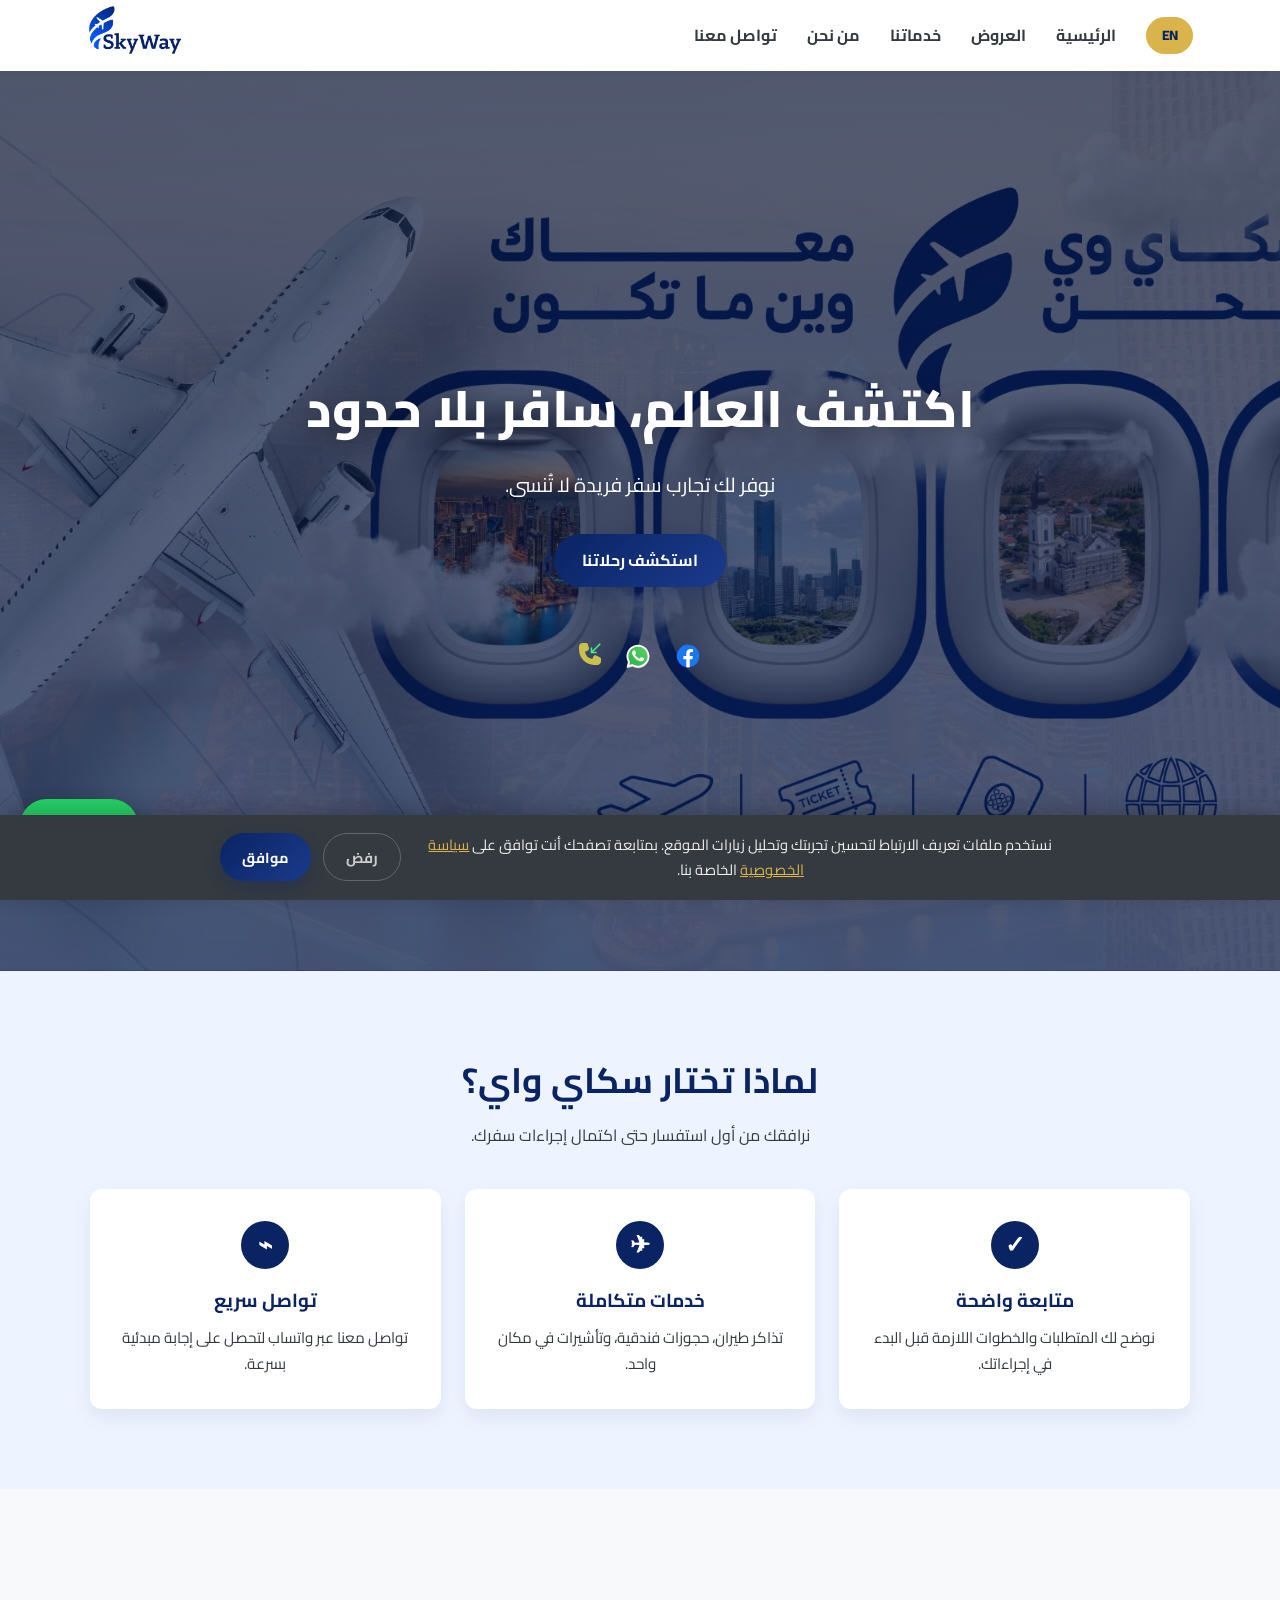
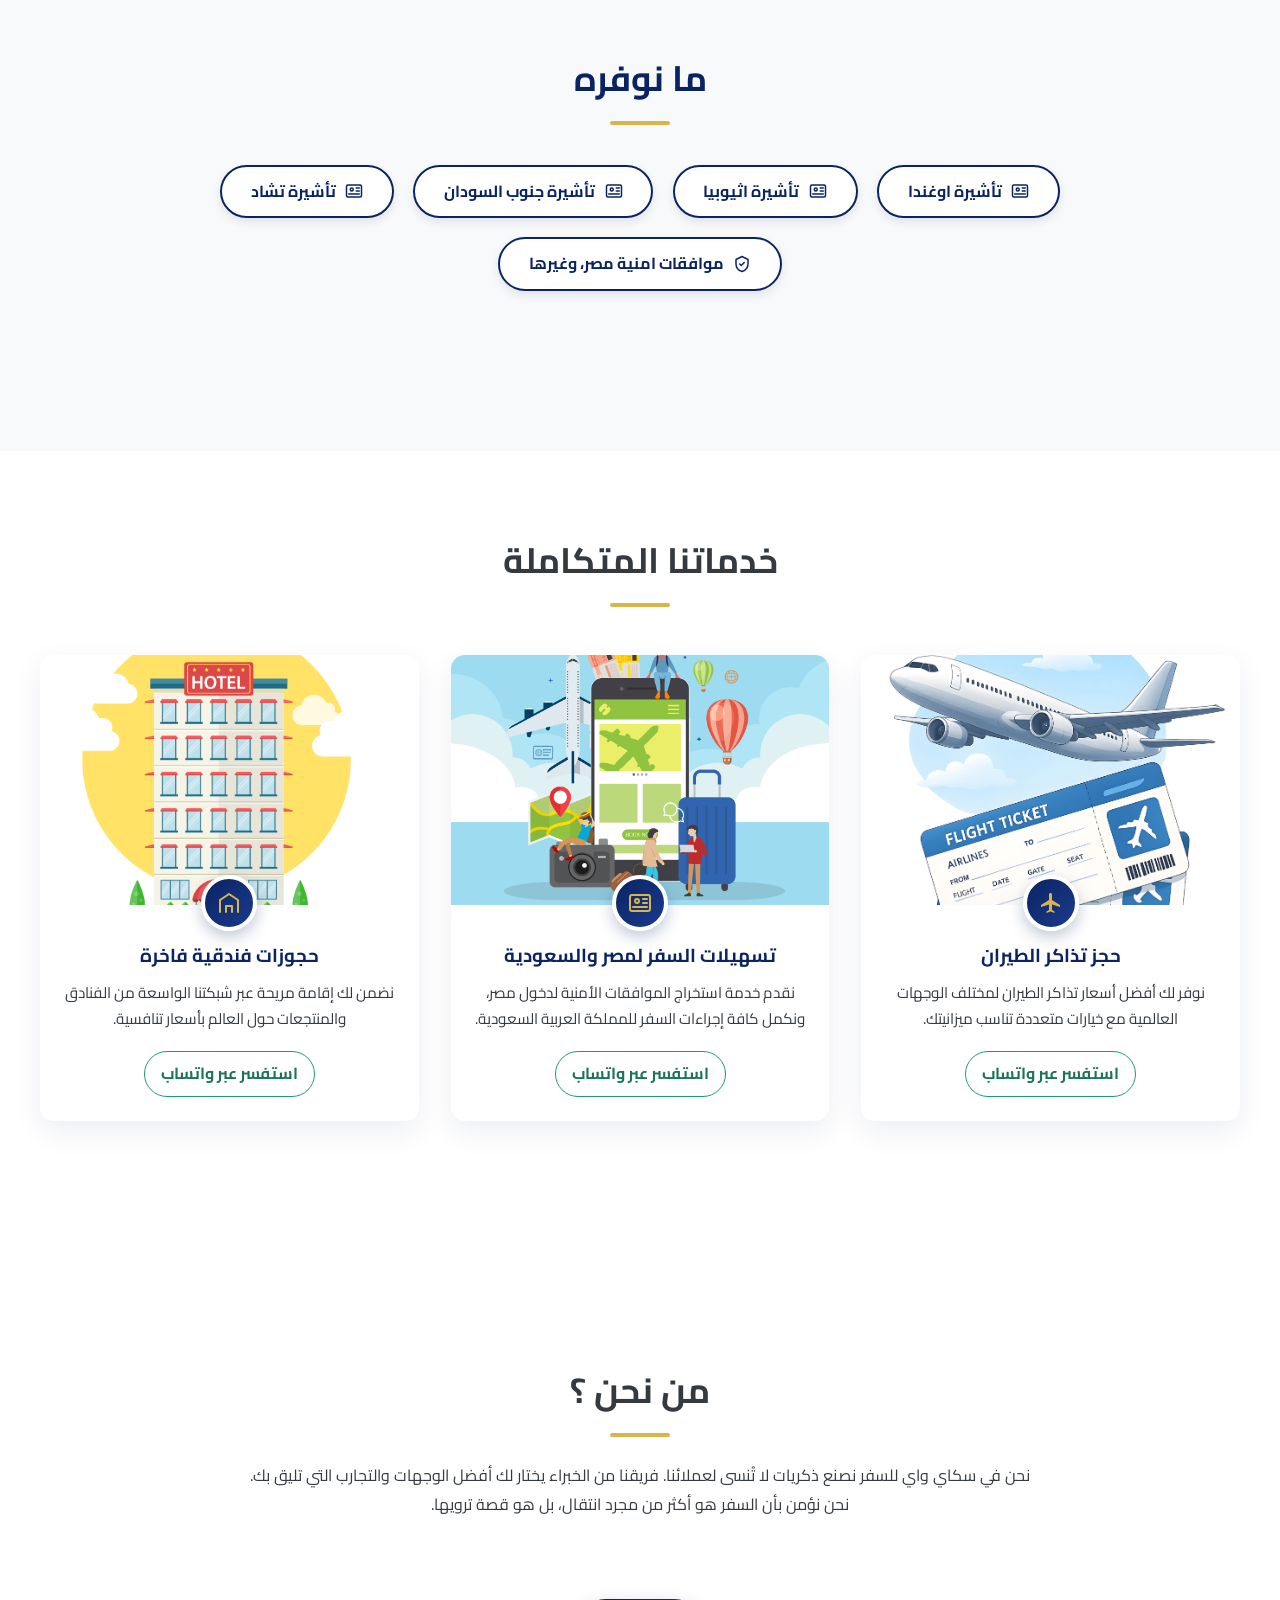
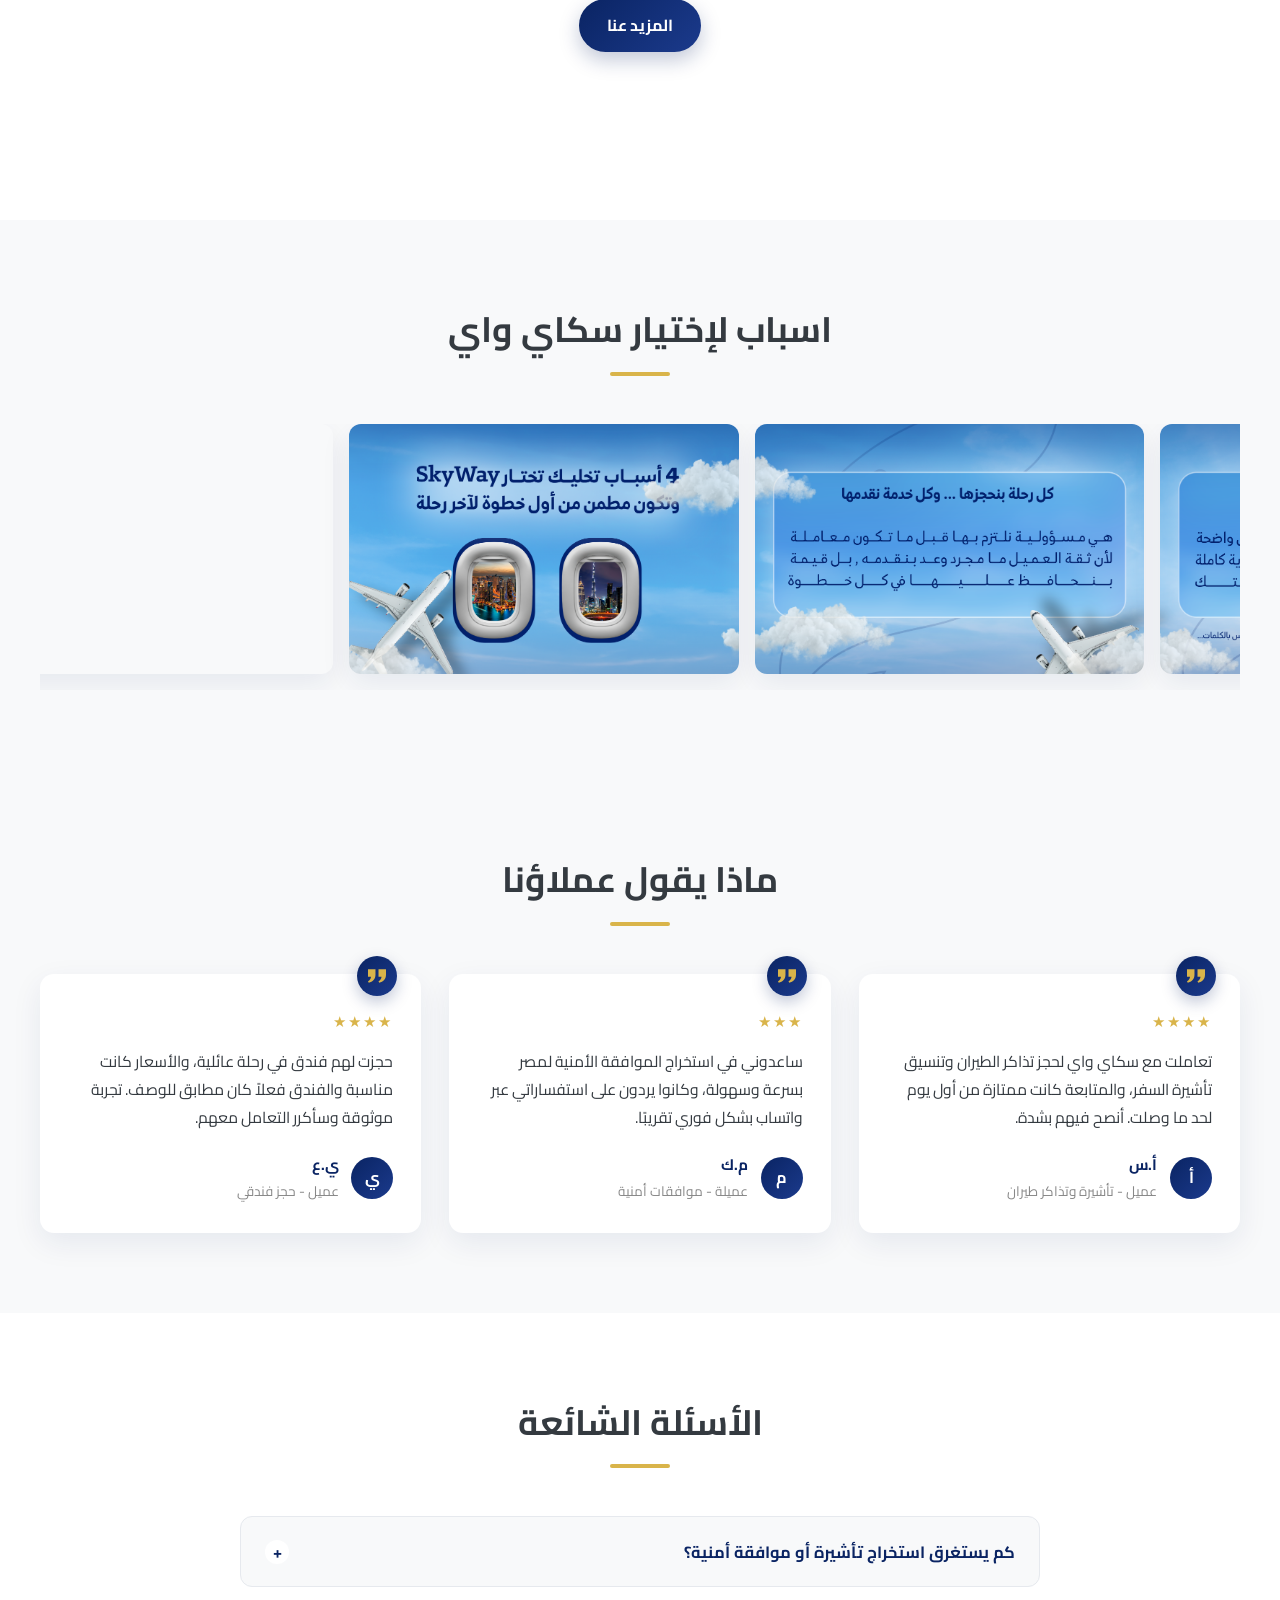
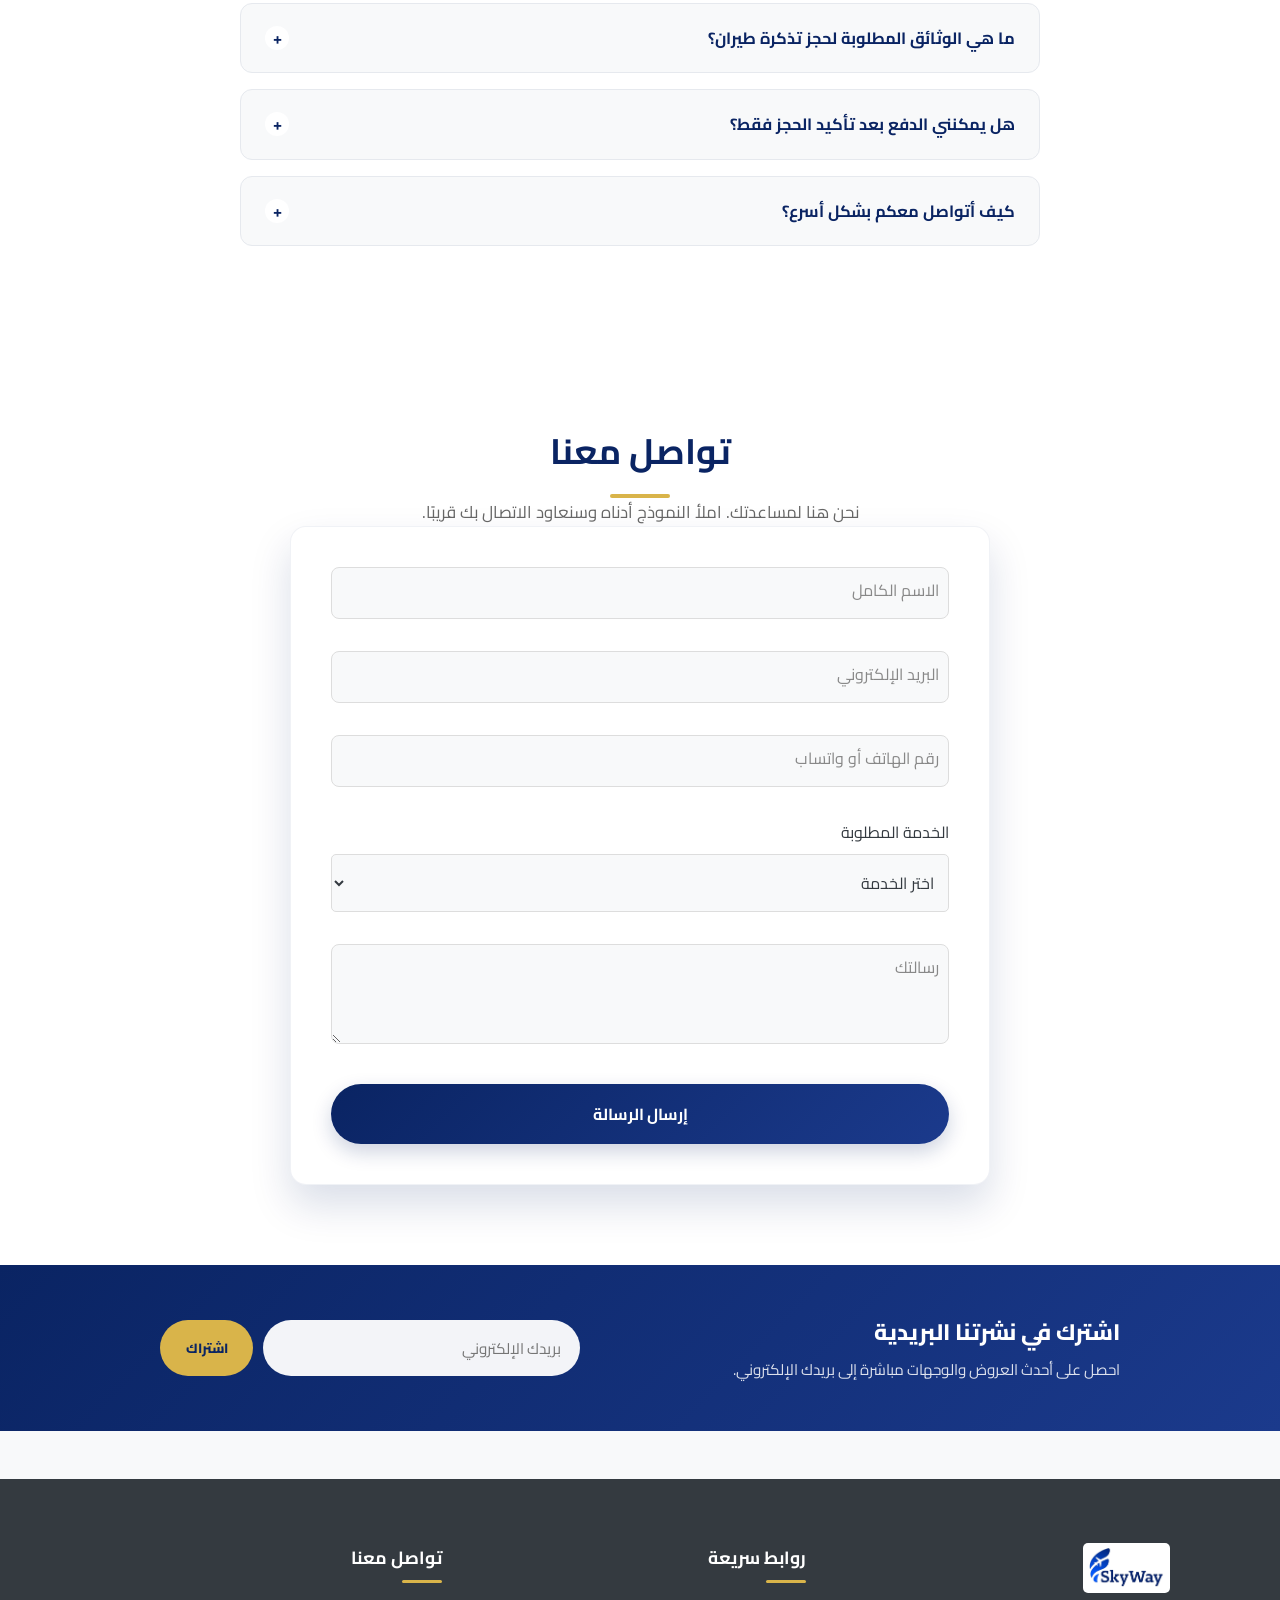
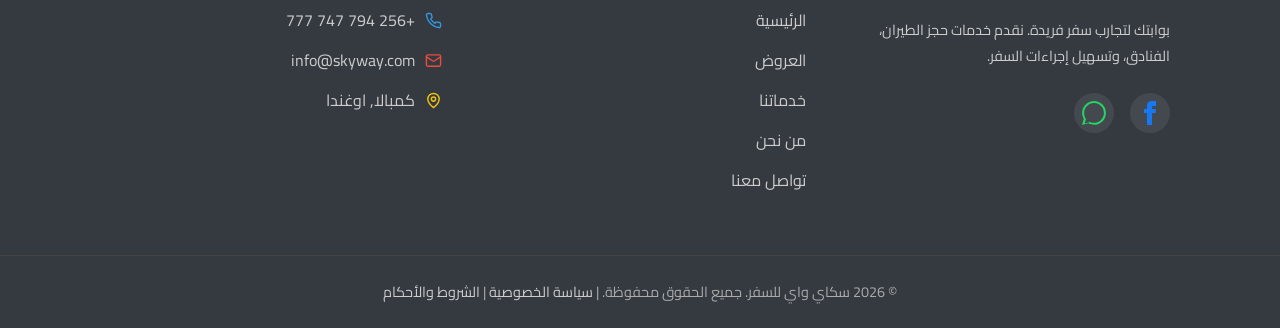
<file: index.html>
<!DOCTYPE html>
<html lang="ar" dir="rtl">

<head>
    <!-- Google Tag Manager -->
    <script>(function(w,d,s,l,i){w[l]=w[l]||[];w[l].push({'gtm.start':
    new Date().getTime(),event:'gtm.js'});var f=d.getElementsByTagName(s)[0],
    j=d.createElement(s),dl=l!='dataLayer'?'&l='+l:'';j.async=true;j.src=
    'https://www.googletagmanager.com/gtm.js?id='+i+dl;f.parentNode.insertBefore(j,f);
    })(window,document,'script','dataLayer','GTM-KSKWF9G5');</script>
    <!-- End Google Tag Manager -->

    <meta charset="UTF-8">
    <meta name="viewport" content="width=device-width, initial-scale=1.0">
    <title>سكاي واي للسفر | استكشف العالم معنا</title>
    <meta name="description"
        content="سكاي واي للسفر، وكالتك الرائدة لتنظيم رحلات أحلامك. اكتشف أفضل الوجهات السياحية والعروض الحصرية.">
    <link rel="canonical" href="https://www.skywayfortravel.com/">
    <link rel="alternate" hreflang="ar" href="https://www.skywayfortravel.com/">
    <link rel="alternate" hreflang="en" href="https://www.skywayfortravel.com/en/index.html">
    <link rel="alternate" hreflang="x-default" href="https://www.skywayfortravel.com/">
    <!-- Open Graph / مشاركة اجتماعية -->
    <meta property="og:type" content="website">
    <meta property="og:locale" content="ar_AR">
    <meta property="og:title" content="سكاي واي للسفر | استكشف العالم معنا">
    <meta property="og:description" content="سكاي واي للسفر، وكالتك الرائدة لتنظيم رحلات أحلامك. اكتشف أفضل الوجهات السياحية والعروض الحصرية.">
    <meta property="og:image" content="https://www.skywayfortravel.com/assets/images/logo2.png">
    <meta property="og:url" content="https://www.skywayfortravel.com/">
    <meta property="og:site_name" content="سكاي واي للسفر">
    <meta name="twitter:card" content="summary_large_image">
    <meta name="twitter:title" content="سكاي واي للسفر | استكشف العالم معنا">
    <meta name="twitter:description" content="سكاي واي للسفر، وكالتك الرائدة لتنظيم رحلات أحلامك. اكتشف أفضل الوجهات السياحية والعروض الحصرية.">
    <meta name="twitter:image" content="https://www.skywayfortravel.com/assets/images/logo2.png">
    <!-- ربط ملف الأنماط الرئيسي -->
    <link rel="stylesheet" href="assets/css/style.css">
    <link rel="stylesheet" href="assets/css/menu-style.css"> <!-- ملف القائمة الجديد -->

    <link rel="icon" type="image/x-icon" href="favicon.ico">

    <!-- بيانات منظمة (Schema.org) لتحسين الظهور في نتائج البحث -->
    <script type="application/ld+json">
    {
        "@context": "https://schema.org",
        "@type": "TravelAgency",
        "name": "سكاي واي للسفر",
        "image": "https://www.skywayfortravel.com/assets/images/logo2.png",
        "url": "https://www.skywayfortravel.com/",
        "telephone": "+256794747777",
        "email": "info@skyway.com",
        "address": {
            "@type": "PostalAddress",
            "addressLocality": "كمبالا",
            "addressCountry": "UG"
        },
        "sameAs": [
            "https://www.facebook.com/share/1LJ4h5y8WU/?mibextid=wwXIfr"
        ]
    }
    </script>

</head>

<body>
    <!-- Google Tag Manager (noscript) -->
    <noscript><iframe src="https://www.googletagmanager.com/ns.html?id=GTM-KSKWF9G5"
    height="0" width="0" style="display:none;visibility:hidden"></iframe></noscript>
    <!-- End Google Tag Manager (noscript) -->

    <!-- شريط إشعار ملفات تعريف الارتباط -->
    <div class="cookie-banner" id="cookie-banner" role="region" aria-label="إشعار ملفات تعريف الارتباط">
        <p>نستخدم ملفات تعريف الارتباط لتحسين تجربتك وتحليل زيارات الموقع. بمتابعة تصفحك أنت توافق على <a href="privacy-policy.html">سياسة الخصوصية</a> الخاصة بنا.</p>
        <div class="cookie-banner-actions">
            <button type="button" class="cookie-btn cookie-btn-decline" id="cookie-decline">رفض</button>
            <button type="button" class="cookie-btn cookie-btn-accept" id="cookie-accept">موافق</button>
        </div>
    </div>


    <!-- شاشة التحميل -->
    <div class="preloader" aria-hidden="true">
        <svg class="preloader-plane" viewBox="0 0 24 24" fill="currentColor" xmlns="http://www.w3.org/2000/svg">
            <path d="M21 16v-2l-8-5V3.5c0-.83-.67-1.5-1.5-1.5S10 2.67 10 3.5V9l-8 5v2l8-2.5V19l-2.5 1.5V22l4-1.5 4 1.5v-1.5L13 19v-5.5l8 2.5z"/>
        </svg>
    </div>

    <!-- شريط تقدم التمرير -->
    <div class="scroll-progress"></div>

    <!-- قسم الترويسة (الهيدر) -->
    <header class="main-header">
        <nav class="navbar">
            <a href="#home" class="logo logo-mobile-only">
                <img src="assets/images/logo2.png" alt="شعار سكاي واي للسفر">
            </a>
            <ul class="nav-links">
                <li class="nav-lang-item"><a href="en/index.html" class="lang-switch">EN</a></li>
                <li><a href="#home" class="">الرئيسية</a></li>
                <li><a href="offers.html">العروض</a></li>
                <li><a href="#featured-trips">خدماتنا</a></li>
                <li><a href="#about">من نحن</a></li>
                <li><a href="#contact">تواصل معنا</a></li>
                <li class="nav-social-mobile">
                    <a href="https://www.facebook.com/share/1LJ4h5y8WU/?mibextid=wwXIfr" target="_blank" rel="noopener noreferrer" aria-label="Facebook"><svg xmlns="http://www.w3.org/2000/svg" width="24" height="24" viewBox="0 0 24 24" fill="currentColor"><path d="M9 8h-3v4h3v12h5v-12h3.642l.358-4h-4v-1.667c0-.955.192-1.333 1.115-1.333h2.885v-5h-3.808c-3.596 0-5.192 1.583-5.192 4.615v3.385z"/></svg></a>
                    <a href="https://wa.me/256794747777" target="_blank" rel="noopener noreferrer" aria-label="WhatsApp"><svg xmlns="http://www.w3.org/2000/svg" width="24" height="24" viewBox="0 0 24 24" fill="currentColor"><path d="M.057 24l1.687-6.163c-1.041-1.804-1.588-3.849-1.587-5.946.003-6.556 5.338-11.891 11.893-11.891 3.181.001 6.167 1.24 8.413 3.488 2.245 2.248 3.481 5.236 3.48 8.414-.003 6.557-5.338 11.892-11.894 11.892-1.99-.001-3.951-.5-5.688-1.448l-6.305 1.654zm6.597-3.807c1.676.995 3.276 1.591 5.392 1.592 5.448 0 9.886-4.434 9.889-9.885.002-5.462-4.415-9.89-9.881-9.892-5.452 0-9.887 4.434-9.889 9.884-.001 2.225.651 4.315 1.847 6.061l-1.219 4.446 4.62-1.217z"/></svg></a>
                </li>
                <li class="nav-logo-item">
                    <a href="#home" class="logo">
                        <img src="assets/images/logo2.png" alt="شعار سكاي واي للسفر">
                    </a>
                </li>
            </ul>
            <!-- أيقونة القائمة (Hamburger) -->
            <button class="hamburger-menu" type="button" aria-label="فتح قائمة التنقل" aria-expanded="false">
                <span class="bar"></span>
                <span class="bar"></span>
                <span class="bar"></span>
            </button>
        </nav>
    </header>
    <!-- المحتوى الرئيسي للصفحة -->
    <main>
        <!-- قسم البطل (Hero Section) -->
        <section id="home" class="hero">
            <h1>اكتشف العالم، سافر بلا حدود</h1>
            <p>نوفر لك تجارب سفر فريدة لا تُنسى.</p>
            <a href="#featured-trips" class="cta-button">استكشف رحلاتنا</a>
            <div class="hero-social-icons">
                <a href="https://www.facebook.com/share/1LJ4h5y8WU/?mibextid=wwXIfr" target="_blank"
                    rel="noopener noreferrer" aria-label="Facebook">
                    <svg width="26px" height="26px" viewBox="0 0 16 16" xmlns="http://www.w3.org/2000/svg" fill="none">
                        <path fill="#1877F2"
                            d="M15 8a7 7 0 00-7-7 7 7 0 00-1.094 13.915v-4.892H5.13V8h1.777V6.458c0-1.754 1.045-2.724 2.644-2.724.766 0 1.567.137 1.567.137v1.723h-.883c-.87 0-1.14.54-1.14 1.093V8h1.941l-.31 2.023H9.094v4.892A7.001 7.001 0 0015 8z" />
                        <path fill="#ffffff"
                            d="M10.725 10.023L11.035 8H9.094V6.687c0-.553.27-1.093 1.14-1.093h.883V3.87s-.801-.137-1.567-.137c-1.6 0-2.644.97-2.644 2.724V8H5.13v2.023h1.777v4.892a7.037 7.037 0 002.188 0v-4.892h1.63z" />
                    </svg> </a>
                <a href="https://wa.me/256794747777" target="_blank" rel="noopener noreferrer" aria-label="WhatsApp">
                    <svg width="26px" height="26px" viewBox="0 0 32 32" fill="none" xmlns="http://www.w3.org/2000/svg">
                        <path fill-rule="evenodd" clip-rule="evenodd"
                            d="M16 31C23.732 31 30 24.732 30 17C30 9.26801 23.732 3 16 3C8.26801 3 2 9.26801 2 17C2 19.5109 2.661 21.8674 3.81847 23.905L2 31L9.31486 29.3038C11.3014 30.3854 13.5789 31 16 31ZM16 28.8462C22.5425 28.8462 27.8462 23.5425 27.8462 17C27.8462 10.4576 22.5425 5.15385 16 5.15385C9.45755 5.15385 4.15385 10.4576 4.15385 17C4.15385 19.5261 4.9445 21.8675 6.29184 23.7902L5.23077 27.7692L9.27993 26.7569C11.1894 28.0746 13.5046 28.8462 16 28.8462Z"
                            fill="#BFC8D0" />
                        <path
                            d="M28 16C28 22.6274 22.6274 28 16 28C13.4722 28 11.1269 27.2184 9.19266 25.8837L5.09091 26.9091L6.16576 22.8784C4.80092 20.9307 4 18.5589 4 16C4 9.37258 9.37258 4 16 4C22.6274 4 28 9.37258 28 16Z"
                            fill="url(#paint0_linear_87_7264)" />
                        <path fill-rule="evenodd" clip-rule="evenodd"
                            d="M16 30C23.732 30 30 23.732 30 16C30 8.26801 23.732 2 16 2C8.26801 2 2 8.26801 2 16C2 18.5109 2.661 20.8674 3.81847 22.905L2 30L9.31486 28.3038C11.3014 29.3854 13.5789 30 16 30ZM16 27.8462C22.5425 27.8462 27.8462 22.5425 27.8462 16C27.8462 9.45755 22.5425 4.15385 16 4.15385C9.45755 4.15385 4.15385 9.45755 4.15385 16C4.15385 18.5261 4.9445 20.8675 6.29184 22.7902L5.23077 26.7692L9.27993 25.7569C11.1894 27.0746 13.5046 27.8462 16 27.8462Z"
                            fill="white" />
                        <path
                            d="M12.5 9.49989C12.1672 8.83131 11.6565 8.8905 11.1407 8.8905C10.2188 8.8905 8.78125 9.99478 8.78125 12.05C8.78125 13.7343 9.52345 15.578 12.0244 18.3361C14.438 20.9979 17.6094 22.3748 20.2422 22.3279C22.875 22.2811 23.4167 20.0154 23.4167 19.2503C23.4167 18.9112 23.2062 18.742 23.0613 18.696C22.1641 18.2654 20.5093 17.4631 20.1328 17.3124C19.7563 17.1617 19.5597 17.3656 19.4375 17.4765C19.0961 17.8018 18.4193 18.7608 18.1875 18.9765C17.9558 19.1922 17.6103 19.083 17.4665 19.0015C16.9374 18.7892 15.5029 18.1511 14.3595 17.0426C12.9453 15.6718 12.8623 15.2001 12.5959 14.7803C12.3828 14.4444 12.5392 14.2384 12.6172 14.1483C12.9219 13.7968 13.3426 13.254 13.5313 12.9843C13.7199 12.7145 13.5702 12.305 13.4803 12.05C13.0938 10.953 12.7663 10.0347 12.5 9.49989Z"
                            fill="white" />
                        <defs>
                            <linearGradient id="paint0_linear_87_7264" x1="26.5" y1="7" x2="4" y2="28"
                                gradientUnits="userSpaceOnUse">
                                <stop stop-color="#5BD066" />
                                <stop offset="1" stop-color="#27B43E" />
                            </linearGradient>
                        </defs>
                    </svg> </a>
                <a href="tel:+256794747777" aria-label="Call">
                    <svg width="22px" height="22px" viewBox="0 0 15 15" fill="none" xmlns="http://www.w3.org/2000/svg">
                        <path
                            d="M2.5 0C1.11929 0 0 1.11929 0 2.5V4.5C0 10.299 4.70101 15 10.5 15H12.5C13.8807 15 15 13.8807 15 12.5V11.118C15 10.5499 14.679 10.0305 14.1708 9.77639L11.7549 8.56843C10.9384 8.1602 9.94971 8.56975 9.66105 9.43573L9.36328 10.329C9.25014 10.6684 8.90197 10.8705 8.55114 10.8003C6.35528 10.3612 4.63885 8.64472 4.19967 6.44886C4.12951 6.09803 4.33156 5.74986 4.67097 5.63672L5.7796 5.26718C6.52319 5.01932 6.95058 4.24075 6.76048 3.48035L6.17444 1.1362C6.0075 0.468446 5.40752 0 4.71922 0H2.5Z"
                            fill="#cac04d" />
                        <path d="M14.1464 0.146447L9 5.29289V3H8V7H12V6H9.70711L14.8536 0.853553L14.1464 0.146447Z"
                            fill="#40f780" />
                    </svg>
                </a>
            </div>
        </section>
        <section class="why-choose-us" aria-labelledby="why-choose-title">
            <div class="section-intro reveal">
                <h2 id="why-choose-title">لماذا تختار سكاي واي؟</h2>
                <p>نرافقك من أول استفسار حتى اكتمال إجراءات سفرك.</p>
            </div>
            <div class="trust-grid">
                <article class="trust-card reveal"><span class="trust-icon" aria-hidden="true">✓</span><h3>متابعة واضحة</h3><p>نوضح لك المتطلبات والخطوات اللازمة قبل البدء في إجراءاتك.</p></article>
                <article class="trust-card reveal"><span class="trust-icon" aria-hidden="true">✈</span><h3>خدمات متكاملة</h3><p>تذاكر طيران، حجوزات فندقية، وتأشيرات في مكان واحد.</p></article>
                <article class="trust-card reveal"><span class="trust-icon" aria-hidden="true">⌁</span><h3>تواصل سريع</h3><p>تواصل معنا عبر واتساب لتحصل على إجابة مبدئية بسرعة.</p></article>
            </div>
        </section>
        <!-- قسم الخدمات السريعة -->
        <section id="offer" class="quick-services">
            <h2 class="reveal">ما نوفره</h2>
            <div class="quick-services-grid">
                <div class="quick-service-item reveal">
                    <svg viewBox="0 0 24 24" fill="none" stroke="currentColor" stroke-width="2" stroke-linecap="round" stroke-linejoin="round"><rect x="2" y="4" width="20" height="16" rx="2"></rect><circle cx="9" cy="10" r="2"></circle><path d="M15 8h4M15 12h4M5 16h14"></path></svg>
                    تأشيرة اوغندا
                </div>
                <div class="quick-service-item reveal">
                    <svg viewBox="0 0 24 24" fill="none" stroke="currentColor" stroke-width="2" stroke-linecap="round" stroke-linejoin="round"><rect x="2" y="4" width="20" height="16" rx="2"></rect><circle cx="9" cy="10" r="2"></circle><path d="M15 8h4M15 12h4M5 16h14"></path></svg>
                    تأشيرة اثيوبيا
                </div>
                <div class="quick-service-item reveal">
                    <svg viewBox="0 0 24 24" fill="none" stroke="currentColor" stroke-width="2" stroke-linecap="round" stroke-linejoin="round"><rect x="2" y="4" width="20" height="16" rx="2"></rect><circle cx="9" cy="10" r="2"></circle><path d="M15 8h4M15 12h4M5 16h14"></path></svg>
                    تأشيرة جنوب السودان
                </div>
                <div class="quick-service-item reveal">
                    <svg viewBox="0 0 24 24" fill="none" stroke="currentColor" stroke-width="2" stroke-linecap="round" stroke-linejoin="round"><rect x="2" y="4" width="20" height="16" rx="2"></rect><circle cx="9" cy="10" r="2"></circle><path d="M15 8h4M15 12h4M5 16h14"></path></svg>
                    تأشيرة تشاد
                </div>
                <div class="quick-service-item reveal">
                    <svg viewBox="0 0 24 24" fill="none" stroke="currentColor" stroke-width="2" stroke-linecap="round" stroke-linejoin="round"><path d="M12 2l8 4v6c0 5-3.5 8.5-8 10-4.5-1.5-8-5-8-10V6l8-4z"></path><path d="M9 12l2 2 4-4"></path></svg>
                    موافقات امنية مصر، وغيرها
                </div>
            </div>
        </section>

        <!-- قسم أبرز الرحلات -->
        <section id="featured-trips" class="featured-services">
            <h2>خدماتنا المتكاملة</h2>
            <div class="services-grid">
                <div class="service-card reveal">
                    <div class="service-img-wrap">
                        <img src="assets/images/ti1.png" alt="حجز تذاكر طيران" width="3500" height="3500" loading="lazy" decoding="async">
                    </div>
                    <div class="service-icon-badge">
                        <svg viewBox="0 0 24 24" fill="currentColor"><path d="M21 16v-2l-8-5V3.5c0-.83-.67-1.5-1.5-1.5S10 2.67 10 3.5V9l-8 5v2l8-2.5V19l-2.5 1.5V22l4-1.5 4 1.5v-1.5L13 19v-5.5l8 2.5z"/></svg>
                    </div>
                    <h3>حجز تذاكر الطيران</h3>
                    <p>نوفر لك أفضل أسعار تذاكر الطيران لمختلف الوجهات العالمية مع خيارات متعددة تناسب ميزانيتك.</p>
                    <a class="service-inquiry" href="https://wa.me/256794747777?text=أرغب%20في%20الاستفسار%20عن%20إحدى%20خدمات%20سكاي%20واي" target="_blank" rel="noopener noreferrer">استفسر عبر واتساب</a>
                </div>
                <div class="service-card reveal">
                    <div class="service-img-wrap">
                        <img src="assets/images/sky-3.png" alt="تسهيلات السفر لمصر والسعودية" width="1200" height="1200" loading="lazy" decoding="async">
                    </div>
                    <div class="service-icon-badge">
                        <svg viewBox="0 0 24 24" fill="none" stroke="currentColor" stroke-width="2" stroke-linecap="round" stroke-linejoin="round"><rect x="2" y="4" width="20" height="16" rx="2"></rect><circle cx="9" cy="10" r="2"></circle><path d="M15 8h4M15 12h4M5 16h14"></path></svg>
                    </div>
                    <h3>تسهيلات السفر لمصر والسعودية</h3>
                    <p>نقدم خدمة استخراج الموافقات الأمنية لدخول مصر، ونكمل كافة إجراءات السفر للمملكة العربية السعودية.
                    </p>
                    <a class="service-inquiry" href="https://wa.me/256794747777?text=أرغب%20في%20الاستفسار%20عن%20إحدى%20خدمات%20سكاي%20واي" target="_blank" rel="noopener noreferrer">استفسر عبر واتساب</a>
                </div>
                <div class="service-card reveal">
                    <div class="service-img-wrap">
                        <img src="assets/images/ho1.png" alt="حجوزات فندقية" width="536" height="500" loading="lazy" decoding="async">
                    </div>
                    <div class="service-icon-badge">
                        <svg viewBox="0 0 24 24" fill="none" stroke="currentColor" stroke-width="2" stroke-linecap="round" stroke-linejoin="round"><path d="M3 21V9l9-6 9 6v12"></path><path d="M9 21v-6h6v6"></path></svg>
                    </div>
                    <h3>حجوزات فندقية فاخرة</h3>
                    <p>نضمن لك إقامة مريحة عبر شبكتنا الواسعة من الفنادق والمنتجعات حول العالم بأسعار تنافسية.</p>
                    <a class="service-inquiry" href="https://wa.me/256794747777?text=أرغب%20في%20الاستفسار%20عن%20إحدى%20خدمات%20سكاي%20واي" target="_blank" rel="noopener noreferrer">استفسر عبر واتساب</a>
                </div>
            </div>
        </section>

        <!-- نبذة عنا -->
        <section id="about" class="about-snippet">
            <h2 class="reveal">من نحن ؟</h2>
            <p class="reveal"> نحن في سكاي واي للسفر نصنع ذكريات لا تُنسى لعملائنا. فريقنا من الخبراء يختار
                لك أفضل الوجهات والتجارب التي تليق بك. نحن نؤمن بأن السفر هو أكثر من مجرد انتقال، بل هو قصة ترويها.</p>
            <a href="about.html" class="cta-button secondary reveal">المزيد عنا</a>
        </section>

        <!-- معرض الصور (اسباب) -->
        <section class="portfolio-gallery">
            <h2> اسباب لإختيار سكاي واي</h2>
            <div class="gallery-grid">
                <img src="assets/images/res.png" alt="السبب 1" width="540" height="810" loading="lazy" decoding="async">
                <img src="assets/images/res1.png" alt="السبب 1" width="540" height="810" loading="lazy" decoding="async">
                <img src="assets/images/res2.png" alt="السبب 2" width="736" height="1308" loading="lazy" decoding="async">
                <img src="assets/images/res3.png" alt="السبب 3" width="736" height="1307" loading="lazy" decoding="async">
                <img src="assets/images/res4.png" alt="السبب 4" width="360" height="640" loading="lazy" decoding="async">
            </div>
        </section>

        <!-- قسم آراء العملاء -->
        <section class="testimonials" aria-labelledby="testimonials-title">
            <h2 id="testimonials-title" class="reveal">ماذا يقول عملاؤنا</h2>
            <div class="testimonials-grid">
                <article class="testimonial-card reveal">
                    <span class="testimonial-quote-icon" aria-hidden="true">
                        <svg viewBox="0 0 24 24" fill="currentColor"><path d="M9.983 3v7.391c0 5.704-3.731 9.57-8.983 10.609l-.995-2.151c2.432-.917 3.995-3.638 3.995-5.849h-4v-10h9.983zm14.017 0v7.391c0 5.704-3.748 9.571-9 10.609l-.996-2.151c2.433-.917 3.996-3.638 3.996-5.849h-3.983v-10h9.983z"/></svg>
                    </span>
                    <p class="testimonial-stars" aria-hidden="true">★★★★</p>
                    <p class="testimonial-text">تعاملت مع سكاي واي لحجز تذاكر الطيران وتنسيق تأشيرة السفر، والمتابعة كانت ممتازة من أول يوم لحد ما وصلت. أنصح فيهم بشدة.</p>
                    <div class="testimonial-author">
                        <span class="testimonial-avatar" aria-hidden="true">أ</span>
                        <div class="testimonial-author-info">
                            <strong>أ.س</strong>
                            <span>عميل - تأشيرة وتذاكر طيران</span>
                        </div>
                    </div>
                </article>
                <article class="testimonial-card reveal">
                    <span class="testimonial-quote-icon" aria-hidden="true">
                        <svg viewBox="0 0 24 24" fill="currentColor"><path d="M9.983 3v7.391c0 5.704-3.731 9.57-8.983 10.609l-.995-2.151c2.432-.917 3.995-3.638 3.995-5.849h-4v-10h9.983zm14.017 0v7.391c0 5.704-3.748 9.571-9 10.609l-.996-2.151c2.433-.917 3.996-3.638 3.996-5.849h-3.983v-10h9.983z"/></svg>
                    </span>
                    <p class="testimonial-stars" aria-hidden="true">★★★</p>
                    <p class="testimonial-text">ساعدوني في استخراج الموافقة الأمنية لمصر بسرعة وسهولة، وكانوا يردون على استفساراتي عبر واتساب بشكل فوري تقريبًا.</p>
                    <div class="testimonial-author">
                        <span class="testimonial-avatar" aria-hidden="true">م</span>
                        <div class="testimonial-author-info">
                            <strong>م.ك</strong>
                            <span>عميلة - موافقات أمنية</span>
                        </div>
                    </div>
                </article>
                <article class="testimonial-card reveal">
                    <span class="testimonial-quote-icon" aria-hidden="true">
                        <svg viewBox="0 0 24 24" fill="currentColor"><path d="M9.983 3v7.391c0 5.704-3.731 9.57-8.983 10.609l-.995-2.151c2.432-.917 3.995-3.638 3.995-5.849h-4v-10h9.983zm14.017 0v7.391c0 5.704-3.748 9.571-9 10.609l-.996-2.151c2.433-.917 3.996-3.638 3.996-5.849h-3.983v-10h9.983z"/></svg>
                    </span>
                    <p class="testimonial-stars" aria-hidden="true">★★★★</p>
                    <p class="testimonial-text">حجزت لهم فندق في رحلة عائلية، والأسعار كانت مناسبة والفندق فعلاً كان مطابق للوصف. تجربة موثوقة وسأكرر التعامل معهم.</p>
                    <div class="testimonial-author">
                        <span class="testimonial-avatar" aria-hidden="true">ي</span>
                        <div class="testimonial-author-info">
                            <strong>ي.ع</strong>
                            <span>عميل - حجز فندقي</span>
                        </div>
                    </div>
                </article>
            </div>
        </section>

        <!-- قسم الأسئلة الشائعة -->
        <section class="faq-section" aria-labelledby="faq-title">
            <h2 id="faq-title" class="reveal">الأسئلة الشائعة</h2>
            <div class="faq-list">
                <div class="faq-item reveal">
                    <button class="faq-question" type="button" aria-expanded="false">
                        <span>كم يستغرق استخراج تأشيرة أو موافقة أمنية؟</span>
                        <span class="faq-icon" aria-hidden="true">+</span>
                    </button>
                    <div class="faq-answer">
                        <p>تختلف المدة حسب الوجهة والجنسية والوثائق المتوفرة. عادة ما نعطيك تقديرًا دقيقًا للمدة بعد مراجعة طلبك مباشرة عبر واتساب.</p>
                    </div>
                </div>
                <div class="faq-item reveal">
                    <button class="faq-question" type="button" aria-expanded="false">
                        <span>ما هي الوثائق المطلوبة لحجز تذكرة طيران؟</span>
                        <span class="faq-icon" aria-hidden="true">+</span>
                    </button>
                    <div class="faq-answer">
                        <p>يكفي عادة جواز سفر ساري المفعول وبيانات الرحلة (الوجهة والتاريخ). لبعض الوجهات قد تُطلب تأشيرة مسبقة، وسنوضح لك ذلك عند التواصل.</p>
                    </div>
                </div>
                <div class="faq-item reveal">
                    <button class="faq-question" type="button" aria-expanded="false">
                        <span>هل يمكنني الدفع بعد تأكيد الحجز فقط؟</span>
                        <span class="faq-icon" aria-hidden="true">+</span>
                    </button>
                    <div class="faq-answer">
                        <p>نعم، نراجع طلبك أولًا ونؤكد لك التفاصيل والسعر النهائي، ثم يتم الدفع بعد موافقتك على تأكيد الحجز.</p>
                    </div>
                </div>
                <div class="faq-item reveal">
                    <button class="faq-question" type="button" aria-expanded="false">
                        <span>كيف أتواصل معكم بشكل أسرع؟</span>
                        <span class="faq-icon" aria-hidden="true">+</span>
                    </button>
                    <div class="faq-answer">
                        <p>أسرع طريقة هي التواصل معنا مباشرة عبر واتساب من خلال الزر العائم في الموقع، وسنرد عليك في أقرب وقت ممكن.</p>
                    </div>
                </div>
            </div>
        </section>

        <!-- قسم التواصل -->
        <section id="contact" class="contact-form-section">
            <div class="page-header" style="border: none; padding-bottom: 0;">
                <h2>تواصل معنا</h2>
                <p>نحن هنا لمساعدتك. املأ النموذج أدناه وسنعاود الاتصال بك قريبًا.</p>
            </div>
            <form class="contact-form" action="https://formsubmit.co/ahcinbox1@gmail.com" method="POST">
                <!-- حقل فخ ضد الرسائل المزعجة (Honeypot) - يبقى مخفيًا عن المستخدم الحقيقي -->
                <input type="text" name="_honey" style="display:none" tabindex="-1" autocomplete="off">
                <!-- إعدادات FormSubmit: تعطيل الكابتشا الافتراضية والاعتماد على الفخ أعلاه، وتفعيل صفحة شكر مخصصة -->
                <input type="hidden" name="_captcha" value="false">
                <input type="hidden" name="_template" value="table">
                <input type="hidden" name="_subject" value="استفسار جديد من موقع سكاي واي للسفر">

                <div class="form-group">
                    <input type="text" id="name" name="name" required placeholder=" " autocomplete="name">
                    <label for="name">الاسم الكامل</label>
                </div>
                <div class="form-group">
                    <input type="email" id="email" name="email" required placeholder=" " autocomplete="email">
                    <label for="email">البريد الإلكتروني</label>
                </div>                <div class="form-group">
                    <input type="tel" id="phone" name="phone" required placeholder=" " autocomplete="tel" inputmode="tel">
                    <label for="phone">رقم الهاتف أو واتساب</label>
                </div>
                <div class="form-group select-group">
                    <label class="form-label" for="service">الخدمة المطلوبة</label>
                    <select id="service" name="service" required>
                        <option value="" selected disabled>اختر الخدمة</option>
                        <option value="تأشيرة">تأشيرة</option><option value="تذاكر طيران">تذاكر طيران</option><option value="حجز فندقي">حجز فندقي</option><option value="تسهيلات سفر">تسهيلات سفر</option><option value="أخرى">خدمة أخرى</option>
                    </select>
                </div>
                <div class="form-group">
                    <textarea id="message" name="message" rows="5" required placeholder=" "></textarea>
                    <label for="message">رسالتك</label>
                </div>
                <button type="submit" class="cta-button form-button">إرسال الرسالة</button>
            </form>
        </section>
    </main>

    <!-- قسم التذييل (الفوتر) -->
    <!-- شريط الاشتراك بالنشرة البريدية -->
    <section class="newsletter-strip" aria-labelledby="newsletter-title">
        <div class="container newsletter-inner">
            <div class="newsletter-text">
                <h3 id="newsletter-title">اشترك في نشرتنا البريدية</h3>
                <p>احصل على أحدث العروض والوجهات مباشرة إلى بريدك الإلكتروني.</p>
            </div>
            <form class="newsletter-form" action="https://formsubmit.co/ahcinbox1@gmail.com" method="POST">
                <input type="text" name="_honey" style="display:none" tabindex="-1" autocomplete="off">
                <input type="hidden" name="_captcha" value="false">
                <input type="hidden" name="_subject" value="اشتراك جديد في النشرة البريدية - سكاي واي للسفر">
                <input type="hidden" name="_template" value="table">
                <input type="email" name="email" required placeholder="بريدك الإلكتروني" aria-label="البريد الإلكتروني للاشتراك">
                <button type="submit">اشتراك</button>
            </form>
        </div>
    </section>

    <footer class="main-footer">
        <div class="container footer-container">
            <!-- قسم العلامة التجارية -->
            <div class="footer-brand">
                <img src="assets/images/logo2.png" alt="شعار سكاي واي للسفر" class="footer-logo">
                <p class="brand-description">
                    بوابتك لتجارب سفر فريدة. نقدم خدمات حجز الطيران، الفنادق، وتسهيل إجراءات السفر.
                </p>
                <div class="footer-social">
                    <a href="https://www.facebook.com/share/1LJ4h5y8WU/?mibextid=wwXIfr" target="_blank"
                        rel="noopener noreferrer" aria-label="Facebook">
                        <svg xmlns="http://www.w3.org/2000/svg" width="24" height="24" viewBox="0 0 24 24"
                            fill="currentColor">
                            <path
                                d="M9 8h-3v4h3v12h5v-12h3.642l.358-4h-4v-1.667c0-.955.192-1.333 1.115-1.333h2.885v-5h-3.808c-3.596 0-5.192 1.583-5.192 4.615v3.385z" />
                        </svg>
                    </a>
                    <a href="https://wa.me/256794747777" target="_blank" rel="noopener noreferrer"
                        aria-label="WhatsApp">
                        <svg xmlns="http://www.w3.org/2000/svg" width="24" height="24" viewBox="0 0 24 24"
                            fill="currentColor">
                            <path
                                d="M.057 24l1.687-6.163c-1.041-1.804-1.588-3.849-1.587-5.946.003-6.556 5.338-11.891 11.893-11.891 3.181.001 6.167 1.24 8.413 3.488 2.245 2.248 3.481 5.236 3.48 8.414-.003 6.557-5.338 11.892-11.894 11.892-1.99-.001-3.951-.5-5.688-1.448l-6.305 1.654zm6.597-3.807c1.676.995 3.276 1.591 5.392 1.592 5.448 0 9.886-4.434 9.889-9.885.002-5.462-4.415-9.89-9.881-9.892-5.452 0-9.887 4.434-9.889 9.884-.001 2.225.651 4.315 1.847 6.061l-1.219 4.446 4.62-1.217z" />
                        </svg>
                    </a>
                </div>
            </div>
            <!-- قسم الروابط السريعة -->
            <nav class="footer-links">
                <h4>روابط سريعة</h4>
                <a href="index.html">الرئيسية</a>
                <a href="offers.html">العروض</a>
                <a href="#featured-trips">خدماتنا</a>
                <a href="about.html">من نحن</a>
                <a href="#contact">تواصل معنا</a>
            </nav>
            <!-- قسم معلومات التواصل -->
            <div class="footer-contact">
                <h4>تواصل معنا</h4>
                <a href="tel:+256794747777" class="contact-item">
                    <svg xmlns="http://www.w3.org/2000/svg" width="17" height="17" viewBox="0 0 24 24" fill="none"
                        stroke="currentColor" stroke-width="2" stroke-linecap="round" stroke-linejoin="round">
                        <path
                            d="M22 16.92v3a2 2 0 0 1-2.18 2 19.79 19.79 0 0 1-8.63-3.07 19.5 19.5 0 0 1-6-6 19.79 19.79 0 0 1-3.07-8.67A2 2 0 0 1 4.11 2h3a2 2 0 0 1 2 1.72 12.84 12.84 0 0 0 .7 2.81 2 2 0 0 1-.45 2.11L8.09 9.91a16 16 0 0 0 6 6l1.27-1.27a2 2 0 0 1 2.11-.45 12.84 12.84 0 0 0 2.81.7A2 2 0 0 1 22 16.92z">
                        </path>
                    </svg>
                    <span>+256 794 747 777</span>
                </a>
                <a href="mailto:info@skyway.com" class="contact-item">
                    <svg xmlns="http://www.w3.org/2000/svg" width="17" height="17" viewBox="0 0 24 24" fill="none"
                        stroke="currentColor" stroke-width="2" stroke-linecap="round" stroke-linejoin="round">
                        <rect x="2" y="4" width="20" height="16" rx="2"></rect>
                        <path d="m22 7-8.97 5.7a1.94 1.94 0 0 1-2.06 0L2 7"></path>
                    </svg>
                    <span>info@skyway.com</span>
                </a>
                <span class="contact-item location-item">
                    <svg xmlns="http://www.w3.org/2000/svg" width="17" height="17" viewBox="0 0 24 24" fill="none"
                        stroke="currentColor" stroke-width="2" stroke-linecap="round" stroke-linejoin="round">
                        <path d="M20 10c0 6-8 12-8 12s-8-6-8-12a8 8 0 0 1 16 0Z"></path>
                        <circle cx="12" cy="10" r="3"></circle>
                    </svg>
                    <span>كمبالا, اوغندا</span>
                </span>
            </div>
        </div>
        <div class="footer-bottom">
            <p>&copy; 2026 سكاي واي للسفر. جميع الحقوق محفوظة. | <a href="privacy-policy.html">سياسة الخصوصية</a> | <a href="terms.html">الشروط والأحكام</a></p>
        </div>
    </footer>
    <a class="floating-whatsapp" href="https://wa.me/256794747777?text=مرحبًا،%20أرغب%20في%20الاستفسار%20عن%20خدمات%20سكاي%20واي" target="_blank" rel="noopener noreferrer" aria-label="تواصل معنا عبر واتساب"><span aria-hidden="true">☏</span><span>واتساب</span></a>

    <!-- زر العودة إلى الأعلى -->
    <button class="back-to-top" aria-label="العودة للأعلى">
        <svg viewBox="0 0 24 24" fill="none" stroke="currentColor" stroke-width="2.5" stroke-linecap="round" stroke-linejoin="round">
            <path d="M12 19V5"></path>
            <path d="M5 12l7-7 7 7"></path>
        </svg>
    </button>

    <!-- ربط ملف جافاسكريبت الرئيسي (قبل إغلاق الـ body لتحسين الأداء) -->
    <script src="assets/js/main.js"></script>
    <script src="assets/js/animation.js"></script> <!-- ملف الأنيميشن الجديد -->
</body>

</html>
</file>
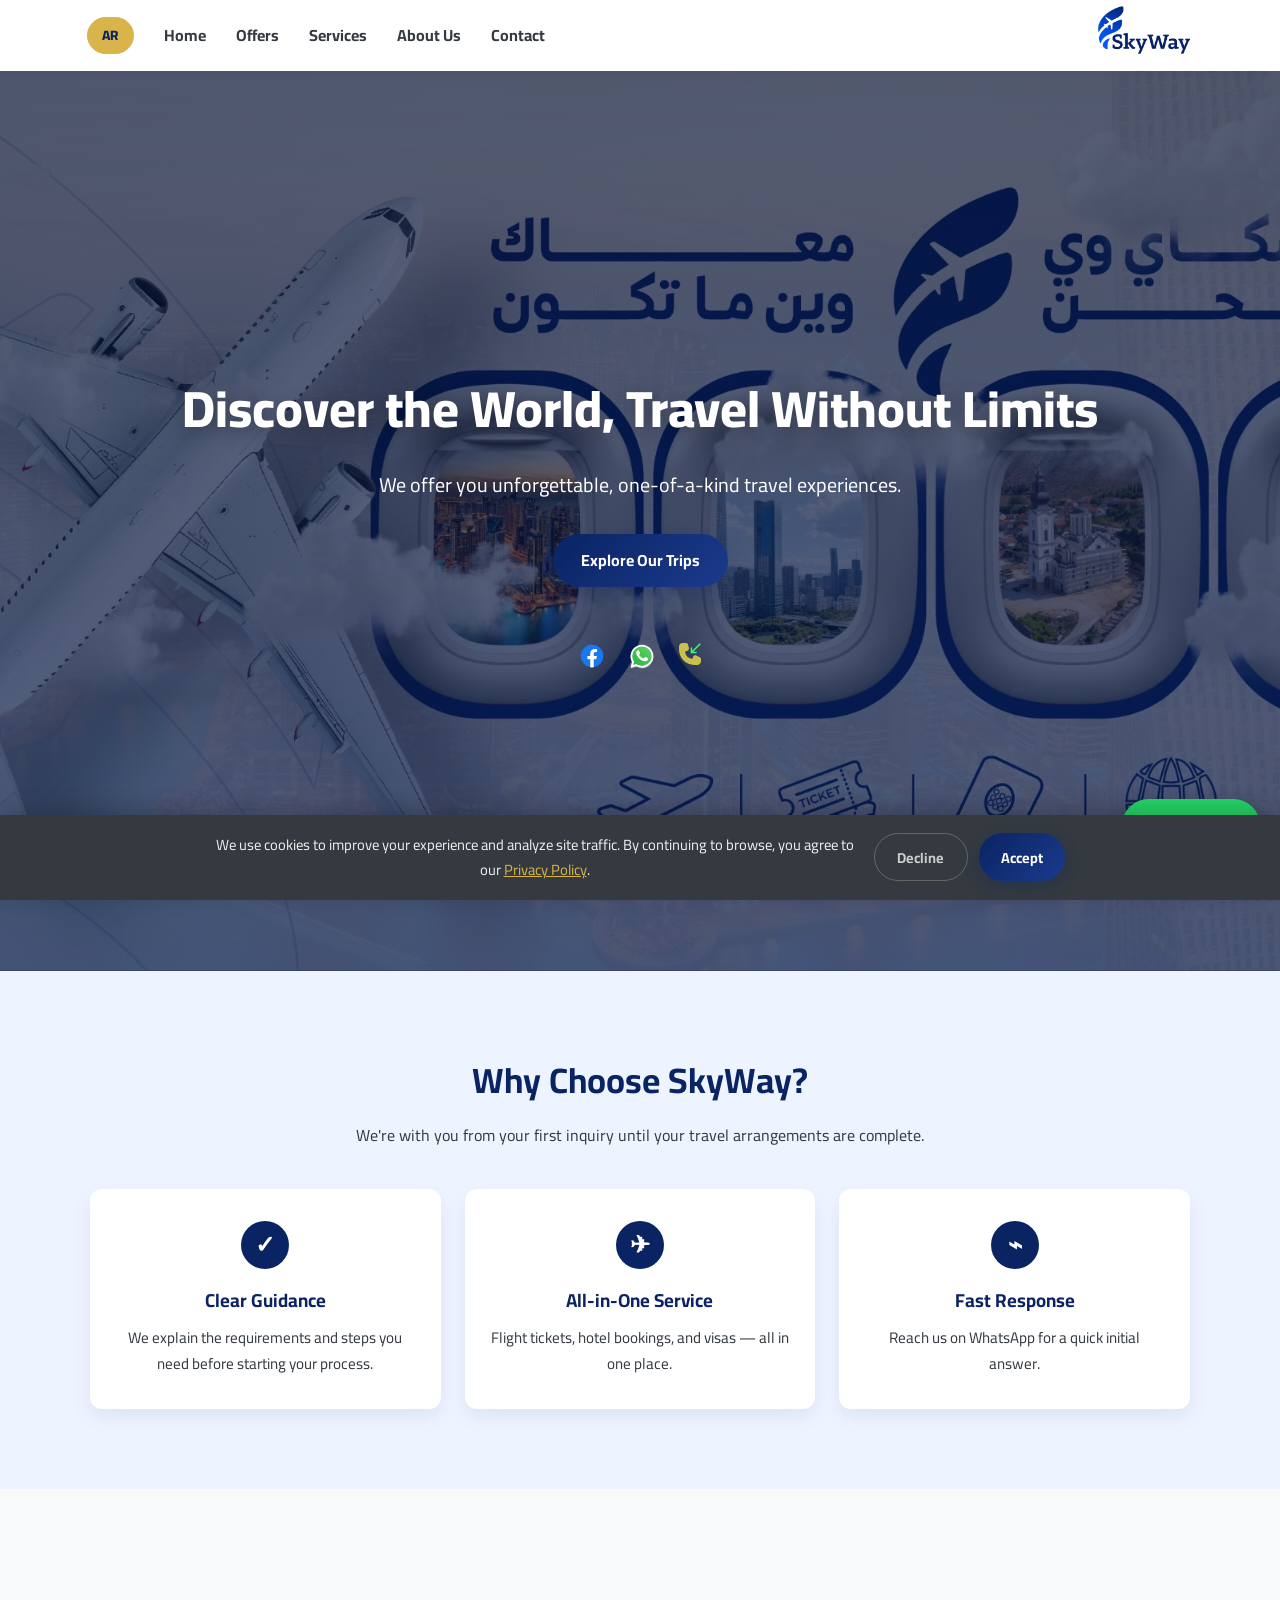
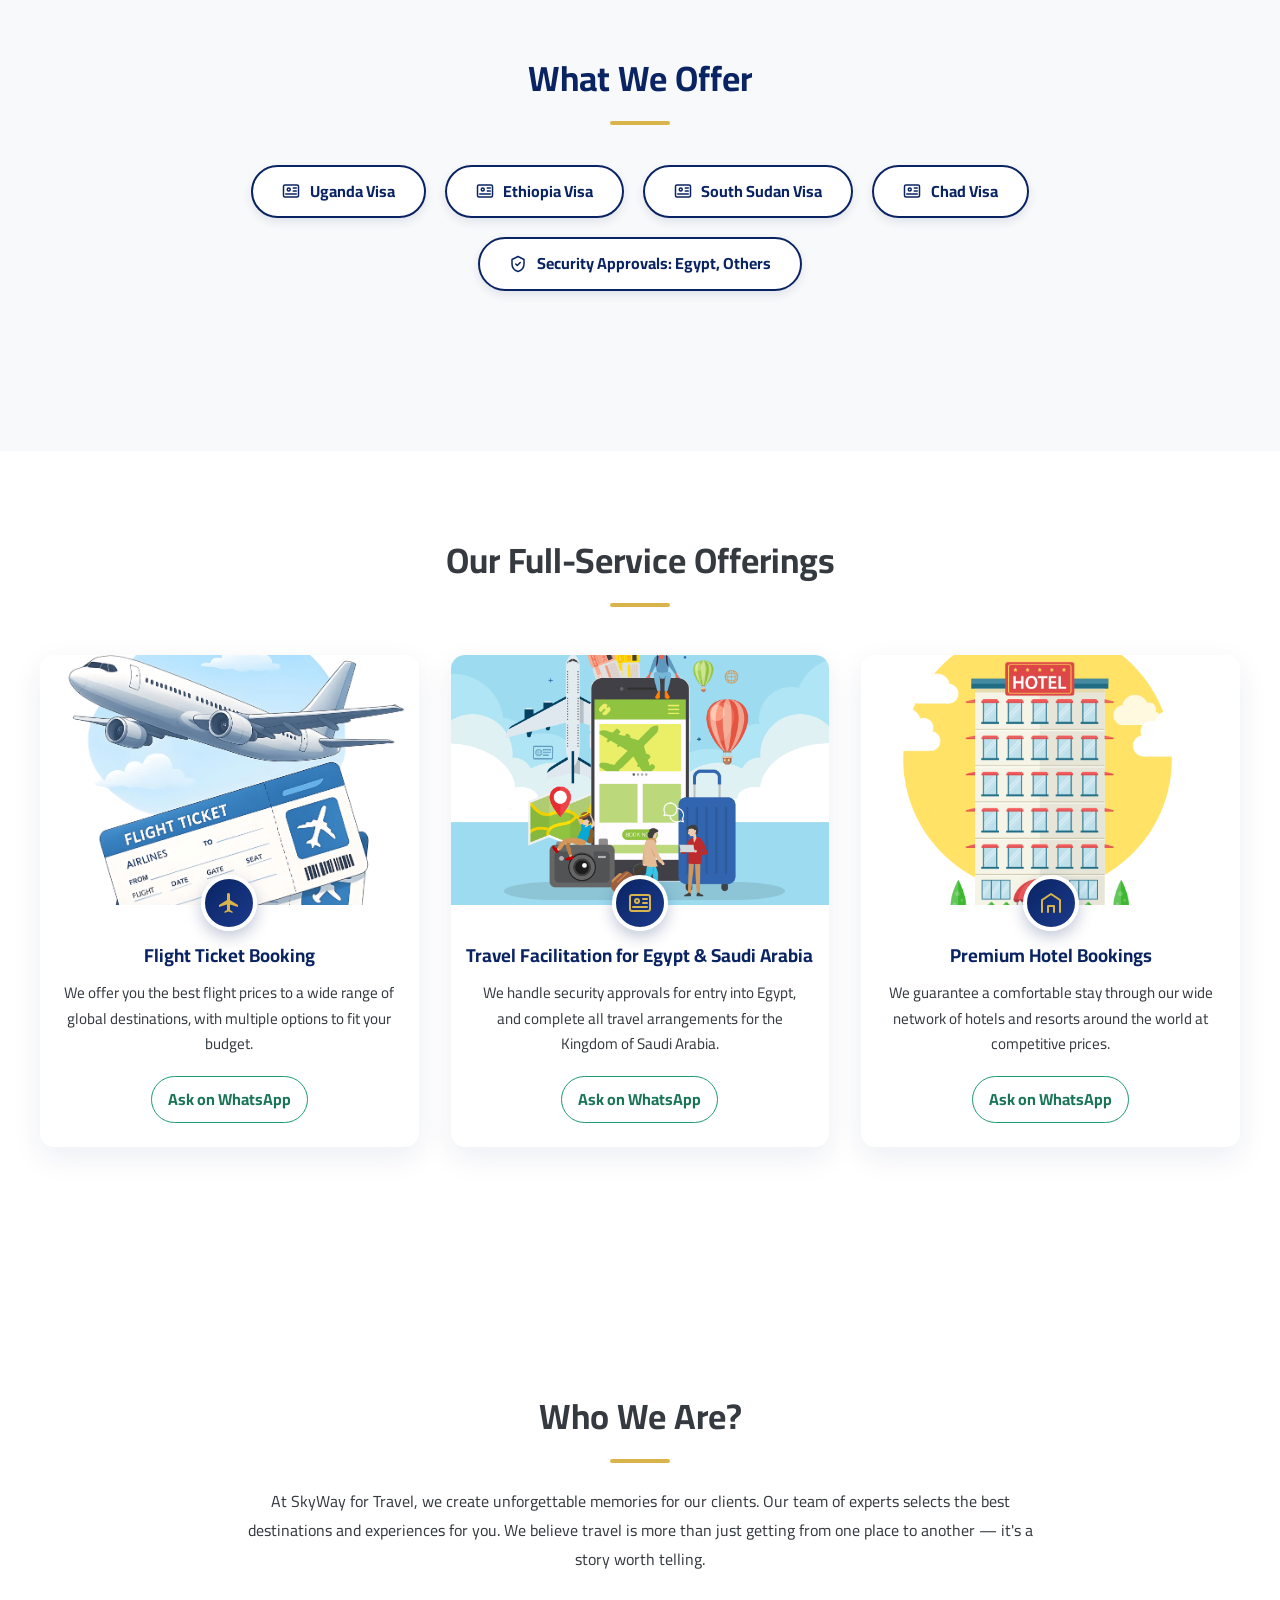
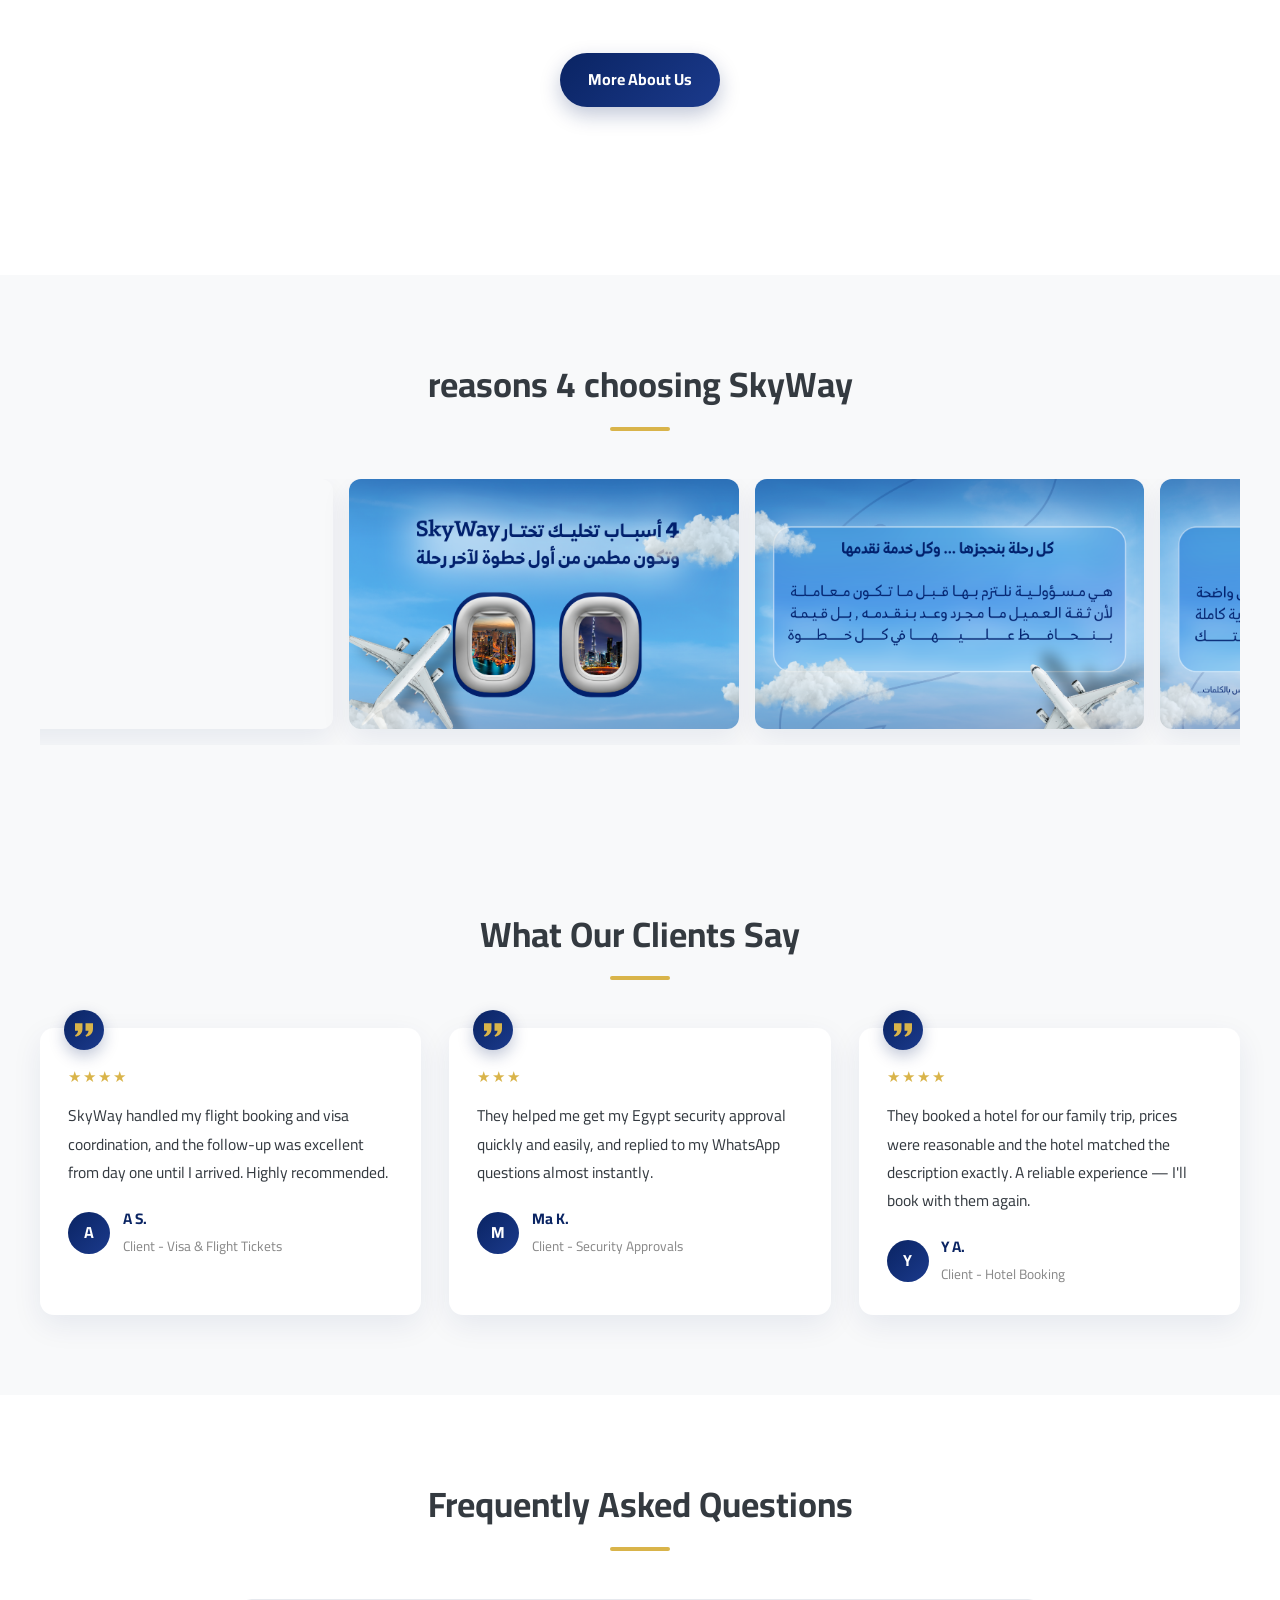
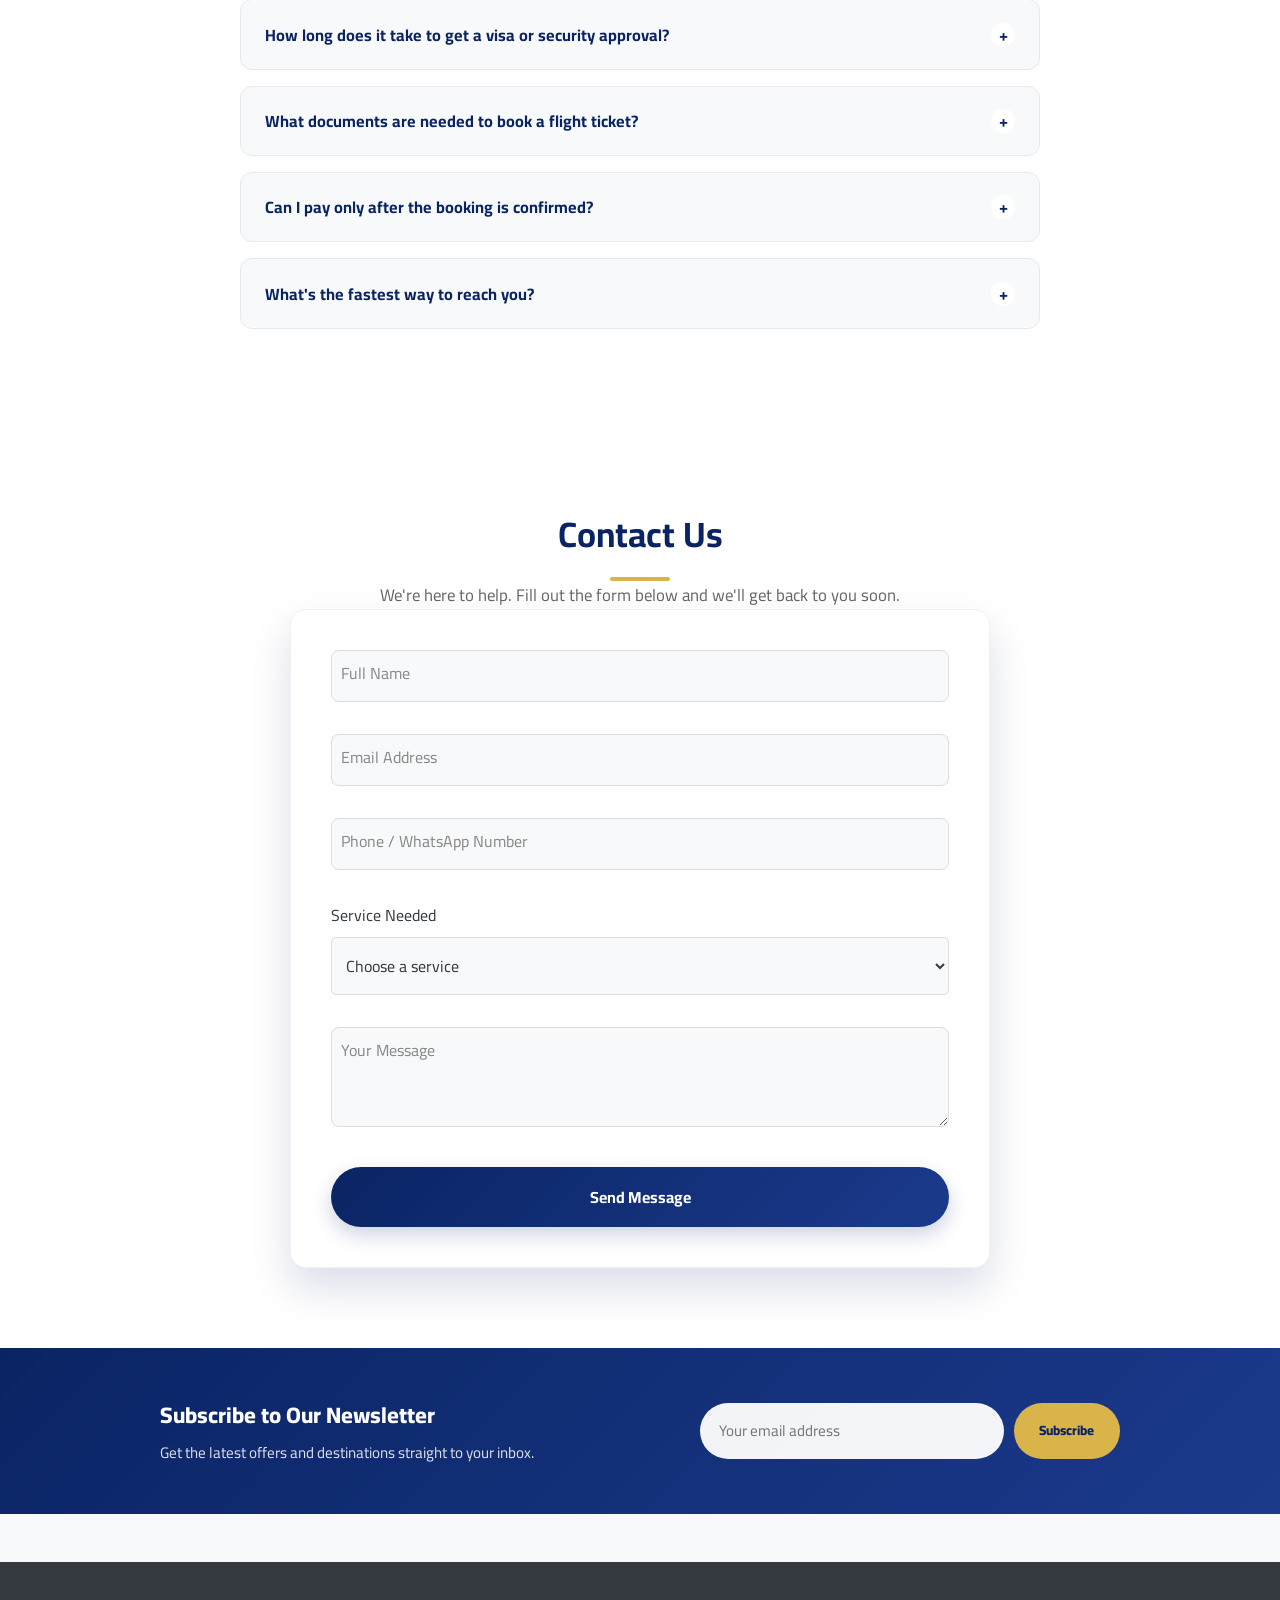
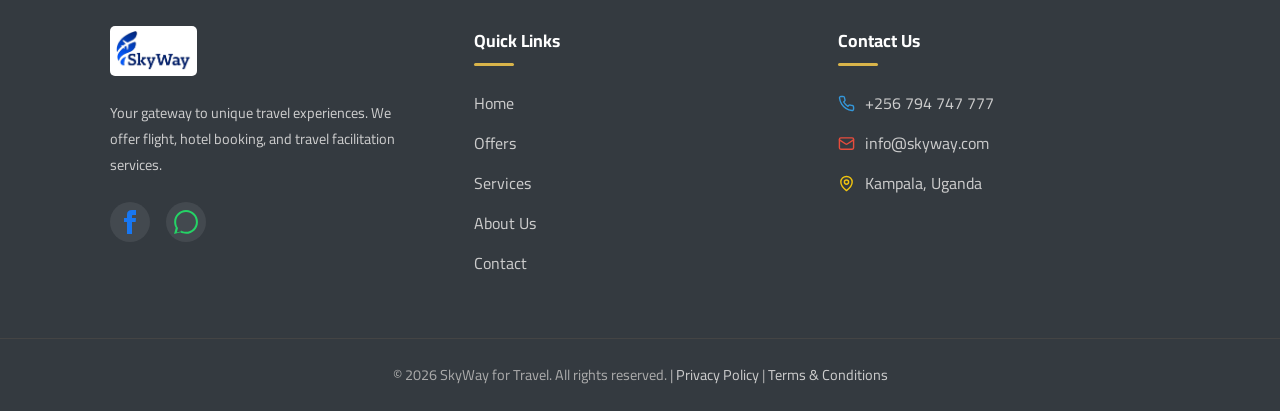
<file: en/index.html>
<!DOCTYPE html>
<html lang="en" dir="ltr">

<head>
    <!-- Google Tag Manager -->
    <script>(function(w,d,s,l,i){w[l]=w[l]||[];w[l].push({'gtm.start':
    new Date().getTime(),event:'gtm.js'});var f=d.getElementsByTagName(s)[0],
    j=d.createElement(s),dl=l!='dataLayer'?'&l='+l:'';j.async=true;j.src=
    'https://www.googletagmanager.com/gtm.js?id='+i+dl;f.parentNode.insertBefore(j,f);
    })(window,document,'script','dataLayer','GTM-KSKWF9G5');</script>
    <!-- End Google Tag Manager -->

    <meta charset="UTF-8">
    <meta name="viewport" content="width=device-width, initial-scale=1.0">
    <title>SkyWay for Travel | Explore the World With Us</title>
    <meta name="description"
        content="SkyWay for Travel, your leading agency for planning the trip of your dreams. Discover the best destinations and exclusive offers.">
    <link rel="canonical" href="https://www.skywayfortravel.com/en/index.html">
    <link rel="alternate" hreflang="ar" href="https://www.skywayfortravel.com/">
    <link rel="alternate" hreflang="en" href="https://www.skywayfortravel.com/en/index.html">
    <link rel="alternate" hreflang="x-default" href="https://www.skywayfortravel.com/">
    <!-- Open Graph / Social sharing -->
    <meta property="og:type" content="website">
    <meta property="og:locale" content="en_US">
    <meta property="og:title" content="SkyWay for Travel | Explore the World With Us">
    <meta property="og:description" content="SkyWay for Travel, your leading agency for planning the trip of your dreams. Discover the best destinations and exclusive offers.">
    <meta property="og:image" content="https://www.skywayfortravel.com/assets/images/logo2.png">
    <meta property="og:url" content="https://www.skywayfortravel.com/en/index.html">
    <meta property="og:site_name" content="SkyWay for Travel">
    <meta name="twitter:card" content="summary_large_image">
    <meta name="twitter:title" content="SkyWay for Travel | Explore the World With Us">
    <meta name="twitter:description" content="SkyWay for Travel, your leading agency for planning the trip of your dreams. Discover the best destinations and exclusive offers.">
    <meta name="twitter:image" content="https://www.skywayfortravel.com/assets/images/logo2.png">
    <!-- Main stylesheet -->
    <link rel="stylesheet" href="../assets/css/style.css">
    <link rel="stylesheet" href="../assets/css/menu-style.css">

    <link rel="icon" type="image/x-icon" href="../favicon.ico">

    <!-- Structured data (Schema.org) -->
    <script type="application/ld+json">
    {
        "@context": "https://schema.org",
        "@type": "TravelAgency",
        "name": "SkyWay for Travel",
        "image": "https://www.skywayfortravel.com/assets/images/logo2.png",
        "url": "https://www.skywayfortravel.com/en/index.html",
        "telephone": "+256794747777",
        "email": "info@skyway.com",
        "address": {
            "@type": "PostalAddress",
            "addressLocality": "Kampala",
            "addressCountry": "UG"
        },
        "sameAs": [
            "https://www.facebook.com/share/1LJ4h5y8WU/?mibextid=wwXIfr"
        ]
    }
    </script>

</head>

<body>
    <!-- Google Tag Manager (noscript) -->
    <noscript><iframe src="https://www.googletagmanager.com/ns.html?id=GTM-KSKWF9G5"
    height="0" width="0" style="display:none;visibility:hidden"></iframe></noscript>
    <!-- End Google Tag Manager (noscript) -->

    <!-- Cookie consent banner -->
    <div class="cookie-banner" id="cookie-banner" role="region" aria-label="Cookie notice">
        <p>We use cookies to improve your experience and analyze site traffic. By continuing to browse, you agree to our <a href="privacy-policy.html">Privacy Policy</a>.</p>
        <div class="cookie-banner-actions">
            <button type="button" class="cookie-btn cookie-btn-decline" id="cookie-decline">Decline</button>
            <button type="button" class="cookie-btn cookie-btn-accept" id="cookie-accept">Accept</button>
        </div>
    </div>

    <!-- Preloader -->
    <div class="preloader" aria-hidden="true">
        <svg class="preloader-plane" viewBox="0 0 24 24" fill="currentColor" xmlns="http://www.w3.org/2000/svg">
            <path d="M21 16v-2l-8-5V3.5c0-.83-.67-1.5-1.5-1.5S10 2.67 10 3.5V9l-8 5v2l8-2.5V19l-2.5 1.5V22l4-1.5 4 1.5v-1.5L13 19v-5.5l8 2.5z"/>
        </svg>
    </div>

    <!-- Scroll progress bar -->
    <div class="scroll-progress"></div>

    <!-- Header -->
    <header class="main-header">
        <nav class="navbar">
            <a href="#home" class="logo logo-mobile-only">
                <img src="../assets/images/logo2.png" alt="SkyWay for Travel logo">
            </a>
            <ul class="nav-links">
                <li class="nav-lang-item"><a href="../index.html" class="lang-switch">AR</a></li>
                <li><a href="#home" class="">Home</a></li>
                <li><a href="offers.html">Offers</a></li>
                <li><a href="#featured-trips">Services</a></li>
                <li><a href="#about">About Us</a></li>
                <li><a href="#contact">Contact</a></li>
                <li class="nav-social-mobile">
                    <a href="https://www.facebook.com/share/1LJ4h5y8WU/?mibextid=wwXIfr" target="_blank" rel="noopener noreferrer" aria-label="Facebook"><svg xmlns="http://www.w3.org/2000/svg" width="24" height="24" viewBox="0 0 24 24" fill="currentColor"><path d="M9 8h-3v4h3v12h5v-12h3.642l.358-4h-4v-1.667c0-.955.192-1.333 1.115-1.333h2.885v-5h-3.808c-3.596 0-5.192 1.583-5.192 4.615v3.385z"/></svg></a>
                    <a href="https://wa.me/256794747777" target="_blank" rel="noopener noreferrer" aria-label="WhatsApp"><svg xmlns="http://www.w3.org/2000/svg" width="24" height="24" viewBox="0 0 24 24" fill="currentColor"><path d="M.057 24l1.687-6.163c-1.041-1.804-1.588-3.849-1.587-5.946.003-6.556 5.338-11.891 11.893-11.891 3.181.001 6.167 1.24 8.413 3.488 2.245 2.248 3.481 5.236 3.48 8.414-.003 6.557-5.338 11.892-11.894 11.892-1.99-.001-3.951-.5-5.688-1.448l-6.305 1.654zm6.597-3.807c1.676.995 3.276 1.591 5.392 1.592 5.448 0 9.886-4.434 9.889-9.885.002-5.462-4.415-9.89-9.881-9.892-5.452 0-9.887 4.434-9.889 9.884-.001 2.225.651 4.315 1.847 6.061l-1.219 4.446 4.62-1.217z"/></svg></a>
                </li>
                <li class="nav-logo-item">
                    <a href="#home" class="logo">
                        <img src="../assets/images/logo2.png" alt="SkyWay for Travel logo">
                    </a>
                </li>
            </ul>
            <button class="hamburger-menu" type="button" aria-label="Toggle navigation menu" aria-expanded="false">
                <span class="bar"></span>
                <span class="bar"></span>
                <span class="bar"></span>
            </button>
        </nav>
    </header>
    <!-- Main content -->
    <main>
        <!-- Hero Section -->
        <section id="home" class="hero">
            <h1>Discover the World, Travel Without Limits</h1>
            <p>We offer you unforgettable, one-of-a-kind travel experiences.</p>
            <a href="#featured-trips" class="cta-button">Explore Our Trips</a>
            <div class="hero-social-icons">
                <a href="https://www.facebook.com/share/1LJ4h5y8WU/?mibextid=wwXIfr" target="_blank"
                    rel="noopener noreferrer" aria-label="Facebook">
                    <svg width="26px" height="26px" viewBox="0 0 16 16" xmlns="http://www.w3.org/2000/svg" fill="none">
                        <path fill="#1877F2"
                            d="M15 8a7 7 0 00-7-7 7 7 0 00-1.094 13.915v-4.892H5.13V8h1.777V6.458c0-1.754 1.045-2.724 2.644-2.724.766 0 1.567.137 1.567.137v1.723h-.883c-.87 0-1.14.54-1.14 1.093V8h1.941l-.31 2.023H9.094v4.892A7.001 7.001 0 0015 8z" />
                        <path fill="#ffffff"
                            d="M10.725 10.023L11.035 8H9.094V6.687c0-.553.27-1.093 1.14-1.093h.883V3.87s-.801-.137-1.567-.137c-1.6 0-2.644.97-2.644 2.724V8H5.13v2.023h1.777v4.892a7.037 7.037 0 002.188 0v-4.892h1.63z" />
                    </svg> </a>
                <a href="https://wa.me/256794747777" target="_blank" rel="noopener noreferrer" aria-label="WhatsApp">
                    <svg width="26px" height="26px" viewBox="0 0 32 32" fill="none" xmlns="http://www.w3.org/2000/svg">
                        <path fill-rule="evenodd" clip-rule="evenodd"
                            d="M16 31C23.732 31 30 24.732 30 17C30 9.26801 23.732 3 16 3C8.26801 3 2 9.26801 2 17C2 19.5109 2.661 21.8674 3.81847 23.905L2 31L9.31486 29.3038C11.3014 30.3854 13.5789 31 16 31ZM16 28.8462C22.5425 28.8462 27.8462 23.5425 27.8462 17C27.8462 10.4576 22.5425 5.15385 16 5.15385C9.45755 5.15385 4.15385 10.4576 4.15385 17C4.15385 19.5261 4.9445 21.8675 6.29184 23.7902L5.23077 27.7692L9.27993 26.7569C11.1894 28.0746 13.5046 28.8462 16 28.8462Z"
                            fill="#BFC8D0" />
                        <path
                            d="M28 16C28 22.6274 22.6274 28 16 28C13.4722 28 11.1269 27.2184 9.19266 25.8837L5.09091 26.9091L6.16576 22.8784C4.80092 20.9307 4 18.5589 4 16C4 9.37258 9.37258 4 16 4C22.6274 4 28 9.37258 28 16Z"
                            fill="url(#paint0_linear_87_7264)" />
                        <path fill-rule="evenodd" clip-rule="evenodd"
                            d="M16 30C23.732 30 30 23.732 30 16C30 8.26801 23.732 2 16 2C8.26801 2 2 8.26801 2 16C2 18.5109 2.661 20.8674 3.81847 22.905L2 30L9.31486 28.3038C11.3014 29.3854 13.5789 30 16 30ZM16 27.8462C22.5425 27.8462 27.8462 22.5425 27.8462 16C27.8462 9.45755 22.5425 4.15385 16 4.15385C9.45755 4.15385 4.15385 9.45755 4.15385 16C4.15385 18.5261 4.9445 20.8675 6.29184 22.7902L5.23077 26.7692L9.27993 25.7569C11.1894 27.0746 13.5046 27.8462 16 27.8462Z"
                            fill="white" />
                        <path
                            d="M12.5 9.49989C12.1672 8.83131 11.6565 8.8905 11.1407 8.8905C10.2188 8.8905 8.78125 9.99478 8.78125 12.05C8.78125 13.7343 9.52345 15.578 12.0244 18.3361C14.438 20.9979 17.6094 22.3748 20.2422 22.3279C22.875 22.2811 23.4167 20.0154 23.4167 19.2503C23.4167 18.9112 23.2062 18.742 23.0613 18.696C22.1641 18.2654 20.5093 17.4631 20.1328 17.3124C19.7563 17.1617 19.5597 17.3656 19.4375 17.4765C19.0961 17.8018 18.4193 18.7608 18.1875 18.9765C17.9558 19.1922 17.6103 19.083 17.4665 19.0015C16.9374 18.7892 15.5029 18.1511 14.3595 17.0426C12.9453 15.6718 12.8623 15.2001 12.5959 14.7803C12.3828 14.4444 12.5392 14.2384 12.6172 14.1483C12.9219 13.7968 13.3426 13.254 13.5313 12.9843C13.7199 12.7145 13.5702 12.305 13.4803 12.05C13.0938 10.953 12.7663 10.0347 12.5 9.49989Z"
                            fill="white" />
                        <defs>
                            <linearGradient id="paint0_linear_87_7264" x1="26.5" y1="7" x2="4" y2="28"
                                gradientUnits="userSpaceOnUse">
                                <stop stop-color="#5BD066" />
                                <stop offset="1" stop-color="#27B43E" />
                            </linearGradient>
                        </defs>
                    </svg> </a>
                <a href="tel:+256794747777" aria-label="Call">
                    <svg width="22px" height="22px" viewBox="0 0 15 15" fill="none" xmlns="http://www.w3.org/2000/svg">
                        <path
                            d="M2.5 0C1.11929 0 0 1.11929 0 2.5V4.5C0 10.299 4.70101 15 10.5 15H12.5C13.8807 15 15 13.8807 15 12.5V11.118C15 10.5499 14.679 10.0305 14.1708 9.77639L11.7549 8.56843C10.9384 8.1602 9.94971 8.56975 9.66105 9.43573L9.36328 10.329C9.25014 10.6684 8.90197 10.8705 8.55114 10.8003C6.35528 10.3612 4.63885 8.64472 4.19967 6.44886C4.12951 6.09803 4.33156 5.74986 4.67097 5.63672L5.7796 5.26718C6.52319 5.01932 6.95058 4.24075 6.76048 3.48035L6.17444 1.1362C6.0075 0.468446 5.40752 0 4.71922 0H2.5Z"
                            fill="#cac04d" />
                        <path d="M14.1464 0.146447L9 5.29289V3H8V7H12V6H9.70711L14.8536 0.853553L14.1464 0.146447Z"
                            fill="#40f780" />
                    </svg>
                </a>
            </div>
        </section>
        <section class="why-choose-us" aria-labelledby="why-choose-title">
            <div class="section-intro reveal">
                <h2 id="why-choose-title">Why Choose SkyWay?</h2>
                <p>We're with you from your first inquiry until your travel arrangements are complete.</p>
            </div>
            <div class="trust-grid">
                <article class="trust-card reveal"><span class="trust-icon" aria-hidden="true">✓</span><h3>Clear Guidance</h3><p>We explain the requirements and steps you need before starting your process.</p></article>
                <article class="trust-card reveal"><span class="trust-icon" aria-hidden="true">✈</span><h3>All-in-One Service</h3><p>Flight tickets, hotel bookings, and visas — all in one place.</p></article>
                <article class="trust-card reveal"><span class="trust-icon" aria-hidden="true">⌁</span><h3>Fast Response</h3><p>Reach us on WhatsApp for a quick initial answer.</p></article>
            </div>
        </section>
        <!-- Quick services -->
        <section id="offer" class="quick-services">
            <h2 class="reveal">What We Offer</h2>
            <div class="quick-services-grid">
                <div class="quick-service-item reveal">
                    <svg viewBox="0 0 24 24" fill="none" stroke="currentColor" stroke-width="2" stroke-linecap="round" stroke-linejoin="round"><rect x="2" y="4" width="20" height="16" rx="2"></rect><circle cx="9" cy="10" r="2"></circle><path d="M15 8h4M15 12h4M5 16h14"></path></svg>
                    Uganda Visa
                </div>
                <div class="quick-service-item reveal">
                    <svg viewBox="0 0 24 24" fill="none" stroke="currentColor" stroke-width="2" stroke-linecap="round" stroke-linejoin="round"><rect x="2" y="4" width="20" height="16" rx="2"></rect><circle cx="9" cy="10" r="2"></circle><path d="M15 8h4M15 12h4M5 16h14"></path></svg>
                    Ethiopia Visa
                </div>
                <div class="quick-service-item reveal">
                    <svg viewBox="0 0 24 24" fill="none" stroke="currentColor" stroke-width="2" stroke-linecap="round" stroke-linejoin="round"><rect x="2" y="4" width="20" height="16" rx="2"></rect><circle cx="9" cy="10" r="2"></circle><path d="M15 8h4M15 12h4M5 16h14"></path></svg>
                    South Sudan Visa
                </div>
                <div class="quick-service-item reveal">
                    <svg viewBox="0 0 24 24" fill="none" stroke="currentColor" stroke-width="2" stroke-linecap="round" stroke-linejoin="round"><rect x="2" y="4" width="20" height="16" rx="2"></rect><circle cx="9" cy="10" r="2"></circle><path d="M15 8h4M15 12h4M5 16h14"></path></svg>
                    Chad Visa
                </div>
                <div class="quick-service-item reveal">
                    <svg viewBox="0 0 24 24" fill="none" stroke="currentColor" stroke-width="2" stroke-linecap="round" stroke-linejoin="round"><path d="M12 2l8 4v6c0 5-3.5 8.5-8 10-4.5-1.5-8-5-8-10V6l8-4z"></path><path d="M9 12l2 2 4-4"></path></svg>
                    Security Approvals: Egypt, Others
                </div>
            </div>
        </section>

        <!-- Featured services -->
        <section id="featured-trips" class="featured-services">
            <h2>Our Full-Service Offerings</h2>
            <div class="services-grid">
                <div class="service-card reveal">
                    <div class="service-img-wrap">
                        <img src="../assets/images/ti1.png" alt="Flight ticket booking" width="3500" height="3500" loading="lazy" decoding="async">
                    </div>
                    <div class="service-icon-badge">
                        <svg viewBox="0 0 24 24" fill="currentColor"><path d="M21 16v-2l-8-5V3.5c0-.83-.67-1.5-1.5-1.5S10 2.67 10 3.5V9l-8 5v2l8-2.5V19l-2.5 1.5V22l4-1.5 4 1.5v-1.5L13 19v-5.5l8 2.5z"/></svg>
                    </div>
                    <h3>Flight Ticket Booking</h3>
                    <p>We offer you the best flight prices to a wide range of global destinations, with multiple options to fit your budget.</p>
                    <a class="service-inquiry" href="https://wa.me/256794747777?text=I'd%20like%20to%20ask%20about%20one%20of%20SkyWay's%20services" target="_blank" rel="noopener noreferrer">Ask on WhatsApp</a>
                </div>
                <div class="service-card reveal">
                    <div class="service-img-wrap">
                        <img src="../assets/images/sky-3.png" alt="Travel facilitation for Egypt and Saudi Arabia" width="1200" height="1200" loading="lazy" decoding="async">
                    </div>
                    <div class="service-icon-badge">
                        <svg viewBox="0 0 24 24" fill="none" stroke="currentColor" stroke-width="2" stroke-linecap="round" stroke-linejoin="round"><rect x="2" y="4" width="20" height="16" rx="2"></rect><circle cx="9" cy="10" r="2"></circle><path d="M15 8h4M15 12h4M5 16h14"></path></svg>
                    </div>
                    <h3>Travel Facilitation for Egypt & Saudi Arabia</h3>
                    <p>We handle security approvals for entry into Egypt, and complete all travel arrangements for the Kingdom of Saudi Arabia.
                    </p>
                    <a class="service-inquiry" href="https://wa.me/256794747777?text=I'd%20like%20to%20ask%20about%20one%20of%20SkyWay's%20services" target="_blank" rel="noopener noreferrer">Ask on WhatsApp</a>
                </div>
                <div class="service-card reveal">
                    <div class="service-img-wrap">
                        <img src="../assets/images/ho1.png" alt="Hotel bookings" width="536" height="500" loading="lazy" decoding="async">
                    </div>
                    <div class="service-icon-badge">
                        <svg viewBox="0 0 24 24" fill="none" stroke="currentColor" stroke-width="2" stroke-linecap="round" stroke-linejoin="round"><path d="M3 21V9l9-6 9 6v12"></path><path d="M9 21v-6h6v6"></path></svg>
                    </div>
                    <h3>Premium Hotel Bookings</h3>
                    <p>We guarantee a comfortable stay through our wide network of hotels and resorts around the world at competitive prices.</p>
                    <a class="service-inquiry" href="https://wa.me/256794747777?text=I'd%20like%20to%20ask%20about%20one%20of%20SkyWay's%20services" target="_blank" rel="noopener noreferrer">Ask on WhatsApp</a>
                </div>
            </div>
        </section>

        <!-- About snippet -->
        <section id="about" class="about-snippet">
            <h2 class="reveal">Who We Are?</h2>
            <p class="reveal">At SkyWay for Travel, we create unforgettable memories for our clients. Our team of experts selects the best destinations and experiences for you. We believe travel is more than just getting from one place to another — it's a story worth telling.</p>
            <a href="about.html" class="cta-button secondary reveal">More About Us</a>
        </section>

        <!-- Gallery (reasons) -->
        <section class="portfolio-gallery">
            <h2>reasons 4 choosing SkyWay</h2>
            <div class="gallery-grid">
                <img src="../assets/images/res.png" alt="res 1" width="540" height="810" loading="lazy" decoding="async">
                <img src="../assets/images/res1.png" alt="res 1" width="540" height="810" loading="lazy" decoding="async">
                <img src="../assets/images/res2.png" alt="res 2" width="736" height="1308" loading="lazy" decoding="async">
                <img src="../assets/images/res3.png" alt="res 3" width="736" height="1307" loading="lazy" decoding="async">
                <img src="../assets/images/res4.png" alt="res 4" width="360" height="640" loading="lazy" decoding="async">
            </div>
        </section>

        <!-- Testimonials -->
        <section class="testimonials" aria-labelledby="testimonials-title">
            <h2 id="testimonials-title" class="reveal">What Our Clients Say</h2>
            <div class="testimonials-grid">
                <article class="testimonial-card reveal">
                    <span class="testimonial-quote-icon" aria-hidden="true">
                        <svg viewBox="0 0 24 24" fill="currentColor"><path d="M9.983 3v7.391c0 5.704-3.731 9.57-8.983 10.609l-.995-2.151c2.432-.917 3.995-3.638 3.995-5.849h-4v-10h9.983zm14.017 0v7.391c0 5.704-3.748 9.571-9 10.609l-.996-2.151c2.433-.917 3.996-3.638 3.996-5.849h-3.983v-10h9.983z"/></svg>
                    </span>
                    <p class="testimonial-stars" aria-hidden="true">★★★★</p>
                    <p class="testimonial-text">SkyWay handled my flight booking and visa coordination, and the follow-up was excellent from day one until I arrived. Highly recommended.</p>
                    <div class="testimonial-author">
                        <span class="testimonial-avatar" aria-hidden="true">A</span>
                        <div class="testimonial-author-info">
                            <strong>A S.</strong>
                            <span>Client - Visa & Flight Tickets</span>
                        </div>
                    </div>
                </article>
                <article class="testimonial-card reveal">
                    <span class="testimonial-quote-icon" aria-hidden="true">
                        <svg viewBox="0 0 24 24" fill="currentColor"><path d="M9.983 3v7.391c0 5.704-3.731 9.57-8.983 10.609l-.995-2.151c2.432-.917 3.995-3.638 3.995-5.849h-4v-10h9.983zm14.017 0v7.391c0 5.704-3.748 9.571-9 10.609l-.996-2.151c2.433-.917 3.996-3.638 3.996-5.849h-3.983v-10h9.983z"/></svg>
                    </span>
                    <p class="testimonial-stars" aria-hidden="true">★★★</p>
                    <p class="testimonial-text">They helped me get my Egypt security approval quickly and easily, and replied to my WhatsApp questions almost instantly.</p>
                    <div class="testimonial-author">
                        <span class="testimonial-avatar" aria-hidden="true">M</span>
                        <div class="testimonial-author-info">
                            <strong>Ma K.</strong>
                            <span>Client - Security Approvals</span>
                        </div>
                    </div>
                </article>
                <article class="testimonial-card reveal">
                    <span class="testimonial-quote-icon" aria-hidden="true">
                        <svg viewBox="0 0 24 24" fill="currentColor"><path d="M9.983 3v7.391c0 5.704-3.731 9.57-8.983 10.609l-.995-2.151c2.432-.917 3.995-3.638 3.995-5.849h-4v-10h9.983zm14.017 0v7.391c0 5.704-3.748 9.571-9 10.609l-.996-2.151c2.433-.917 3.996-3.638 3.996-5.849h-3.983v-10h9.983z"/></svg>
                    </span>
                    <p class="testimonial-stars" aria-hidden="true">★★★★</p>
                    <p class="testimonial-text">They booked a hotel for our family trip, prices were reasonable and the hotel matched the description exactly. A reliable experience — I'll book with them again.</p>
                    <div class="testimonial-author">
                        <span class="testimonial-avatar" aria-hidden="true">Y</span>
                        <div class="testimonial-author-info">
                            <strong>Y A.</strong>
                            <span>Client - Hotel Booking</span>
                        </div>
                    </div>
                </article>
            </div>
        </section>

        <!-- FAQ -->
        <section class="faq-section" aria-labelledby="faq-title">
            <h2 id="faq-title" class="reveal">Frequently Asked Questions</h2>
            <div class="faq-list">
                <div class="faq-item reveal">
                    <button class="faq-question" type="button" aria-expanded="false">
                        <span>How long does it take to get a visa or security approval?</span>
                        <span class="faq-icon" aria-hidden="true">+</span>
                    </button>
                    <div class="faq-answer">
                        <p>The timeframe varies based on the destination, nationality, and available documents. We usually give you an accurate estimate right after reviewing your request on WhatsApp.</p>
                    </div>
                </div>
                <div class="faq-item reveal">
                    <button class="faq-question" type="button" aria-expanded="false">
                        <span>What documents are needed to book a flight ticket?</span>
                        <span class="faq-icon" aria-hidden="true">+</span>
                    </button>
                    <div class="faq-answer">
                        <p>Usually a valid passport and your trip details (destination and dates) are enough. Some destinations may require a visa in advance, which we'll clarify when you contact us.</p>
                    </div>
                </div>
                <div class="faq-item reveal">
                    <button class="faq-question" type="button" aria-expanded="false">
                        <span>Can I pay only after the booking is confirmed?</span>
                        <span class="faq-icon" aria-hidden="true">+</span>
                    </button>
                    <div class="faq-answer">
                        <p>Yes, we review your request first and confirm the final details and price, then payment is made after you approve the booking confirmation.</p>
                    </div>
                </div>
                <div class="faq-item reveal">
                    <button class="faq-question" type="button" aria-expanded="false">
                        <span>What's the fastest way to reach you?</span>
                        <span class="faq-icon" aria-hidden="true">+</span>
                    </button>
                    <div class="faq-answer">
                        <p>The fastest way is to contact us directly on WhatsApp using the floating button on the site, and we'll respond as soon as possible.</p>
                    </div>
                </div>
            </div>
        </section>

        <!-- Contact -->
        <section id="contact" class="contact-form-section">
            <div class="page-header" style="border: none; padding-bottom: 0;">
                <h2>Contact Us</h2>
                <p>We're here to help. Fill out the form below and we'll get back to you soon.</p>
            </div>
            <form class="contact-form" action="https://formsubmit.co/ahcinbox1@gmail.com" method="POST">
                <!-- Honeypot anti-spam field - stays hidden from real users -->
                <input type="text" name="_honey" style="display:none" tabindex="-1" autocomplete="off">
                <!-- FormSubmit settings: disable the default captcha and rely on the honeypot above -->
                <input type="hidden" name="_captcha" value="false">
                <input type="hidden" name="_template" value="table">
                <input type="hidden" name="_subject" value="New inquiry from SkyWay for Travel website (EN)">

                <div class="form-group">
                    <input type="text" id="name" name="name" required placeholder=" " autocomplete="name">
                    <label for="name">Full Name</label>
                </div>
                <div class="form-group">
                    <input type="email" id="email" name="email" required placeholder=" " autocomplete="email">
                    <label for="email">Email Address</label>
                </div>                <div class="form-group">
                    <input type="tel" id="phone" name="phone" required placeholder=" " autocomplete="tel" inputmode="tel">
                    <label for="phone">Phone / WhatsApp Number</label>
                </div>
                <div class="form-group select-group">
                    <label class="form-label" for="service">Service Needed</label>
                    <select id="service" name="service" required>
                        <option value="" selected disabled>Choose a service</option>
                        <option value="Visa">Visa</option><option value="Flight Tickets">Flight Tickets</option><option value="Hotel Booking">Hotel Booking</option><option value="Travel Facilitation">Travel Facilitation</option><option value="Other">Other Service</option>
                    </select>
                </div>
                <div class="form-group">
                    <textarea id="message" name="message" rows="5" required placeholder=" "></textarea>
                    <label for="message">Your Message</label>
                </div>
                <button type="submit" class="cta-button form-button">Send Message</button>
            </form>
        </section>
    </main>

    <!-- Newsletter signup -->
    <section class="newsletter-strip" aria-labelledby="newsletter-title">
        <div class="container newsletter-inner">
            <div class="newsletter-text">
                <h3 id="newsletter-title">Subscribe to Our Newsletter</h3>
                <p>Get the latest offers and destinations straight to your inbox.</p>
            </div>
            <form class="newsletter-form" action="https://formsubmit.co/ahcinbox1@gmail.com" method="POST">
                <input type="text" name="_honey" style="display:none" tabindex="-1" autocomplete="off">
                <input type="hidden" name="_captcha" value="false">
                <input type="hidden" name="_subject" value="New newsletter subscription - SkyWay for Travel (EN)">
                <input type="hidden" name="_template" value="table">
                <input type="email" name="email" required placeholder="Your email address" aria-label="Email address for subscription">
                <button type="submit">Subscribe</button>
            </form>
        </div>
    </section>

    <!-- Footer -->
    <footer class="main-footer">
        <div class="container footer-container">
            <div class="footer-brand">
                <img src="../assets/images/logo2.png" alt="SkyWay for Travel logo" class="footer-logo">
                <p class="brand-description">
                    Your gateway to unique travel experiences. We offer flight, hotel booking, and travel facilitation services.
                </p>
                <div class="footer-social">
                    <a href="https://www.facebook.com/share/1LJ4h5y8WU/?mibextid=wwXIfr" target="_blank"
                        rel="noopener noreferrer" aria-label="Facebook">
                        <svg xmlns="http://www.w3.org/2000/svg" width="24" height="24" viewBox="0 0 24 24"
                            fill="currentColor">
                            <path
                                d="M9 8h-3v4h3v12h5v-12h3.642l.358-4h-4v-1.667c0-.955.192-1.333 1.115-1.333h2.885v-5h-3.808c-3.596 0-5.192 1.583-5.192 4.615v3.385z" />
                        </svg>
                    </a>
                    <a href="https://wa.me/256794747777" target="_blank" rel="noopener noreferrer"
                        aria-label="WhatsApp">
                        <svg xmlns="http://www.w3.org/2000/svg" width="24" height="24" viewBox="0 0 24 24"
                            fill="currentColor">
                            <path
                                d="M.057 24l1.687-6.163c-1.041-1.804-1.588-3.849-1.587-5.946.003-6.556 5.338-11.891 11.893-11.891 3.181.001 6.167 1.24 8.413 3.488 2.245 2.248 3.481 5.236 3.48 8.414-.003 6.557-5.338 11.892-11.894 11.892-1.99-.001-3.951-.5-5.688-1.448l-6.305 1.654zm6.597-3.807c1.676.995 3.276 1.591 5.392 1.592 5.448 0 9.886-4.434 9.889-9.885.002-5.462-4.415-9.89-9.881-9.892-5.452 0-9.887 4.434-9.889 9.884-.001 2.225.651 4.315 1.847 6.061l-1.219 4.446 4.62-1.217z" />
                        </svg>
                    </a>
                </div>
            </div>
            <nav class="footer-links">
                <h4>Quick Links</h4>
                <a href="index.html">Home</a>
                <a href="offers.html">Offers</a>
                <a href="#featured-trips">Services</a>
                <a href="about.html">About Us</a>
                <a href="#contact">Contact</a>
            </nav>
            <div class="footer-contact">
                <h4>Contact Us</h4>
                <a href="tel:+256794747777" class="contact-item">
                    <svg xmlns="http://www.w3.org/2000/svg" width="17" height="17" viewBox="0 0 24 24" fill="none"
                        stroke="currentColor" stroke-width="2" stroke-linecap="round" stroke-linejoin="round">
                        <path
                            d="M22 16.92v3a2 2 0 0 1-2.18 2 19.79 19.79 0 0 1-8.63-3.07 19.5 19.5 0 0 1-6-6 19.79 19.79 0 0 1-3.07-8.67A2 2 0 0 1 4.11 2h3a2 2 0 0 1 2 1.72 12.84 12.84 0 0 0 .7 2.81 2 2 0 0 1-.45 2.11L8.09 9.91a16 16 0 0 0 6 6l1.27-1.27a2 2 0 0 1 2.11-.45 12.84 12.84 0 0 0 2.81.7A2 2 0 0 1 22 16.92z">
                        </path>
                    </svg>
                    <span>+256 794 747 777</span>
                </a>
                <a href="mailto:info@skyway.com" class="contact-item">
                    <svg xmlns="http://www.w3.org/2000/svg" width="17" height="17" viewBox="0 0 24 24" fill="none"
                        stroke="currentColor" stroke-width="2" stroke-linecap="round" stroke-linejoin="round">
                        <rect x="2" y="4" width="20" height="16" rx="2"></rect>
                        <path d="m22 7-8.97 5.7a1.94 1.94 0 0 1-2.06 0L2 7"></path>
                    </svg>
                    <span>info@skyway.com</span>
                </a>
                <span class="contact-item location-item">
                    <svg xmlns="http://www.w3.org/2000/svg" width="17" height="17" viewBox="0 0 24 24" fill="none"
                        stroke="currentColor" stroke-width="2" stroke-linecap="round" stroke-linejoin="round">
                        <path d="M20 10c0 6-8 12-8 12s-8-6-8-12a8 8 0 0 1 16 0Z"></path>
                        <circle cx="12" cy="10" r="3"></circle>
                    </svg>
                    <span>Kampala, Uganda</span>
                </span>
            </div>
        </div>
        <div class="footer-bottom">
            <p>&copy; 2026 SkyWay for Travel. All rights reserved. | <a href="privacy-policy.html">Privacy Policy</a> | <a href="terms.html">Terms & Conditions</a></p>
        </div>
    </footer>
    <a class="floating-whatsapp" href="https://wa.me/256794747777?text=Hello%2C%20I'd%20like%20to%20ask%20about%20SkyWay's%20services" target="_blank" rel="noopener noreferrer" aria-label="Contact us on WhatsApp"><span aria-hidden="true">☏</span><span>WhatsApp</span></a>

    <!-- Back to top button -->
    <button class="back-to-top" aria-label="Back to top">
        <svg viewBox="0 0 24 24" fill="none" stroke="currentColor" stroke-width="2.5" stroke-linecap="round" stroke-linejoin="round">
            <path d="M12 19V5"></path>
            <path d="M5 12l7-7 7 7"></path>
        </svg>
    </button>

    <!-- Main JS files (right before closing body for performance) -->
    <script src="../assets/js/main.js"></script>
    <script src="../assets/js/animation.js"></script>
</body>

</html>
</file>
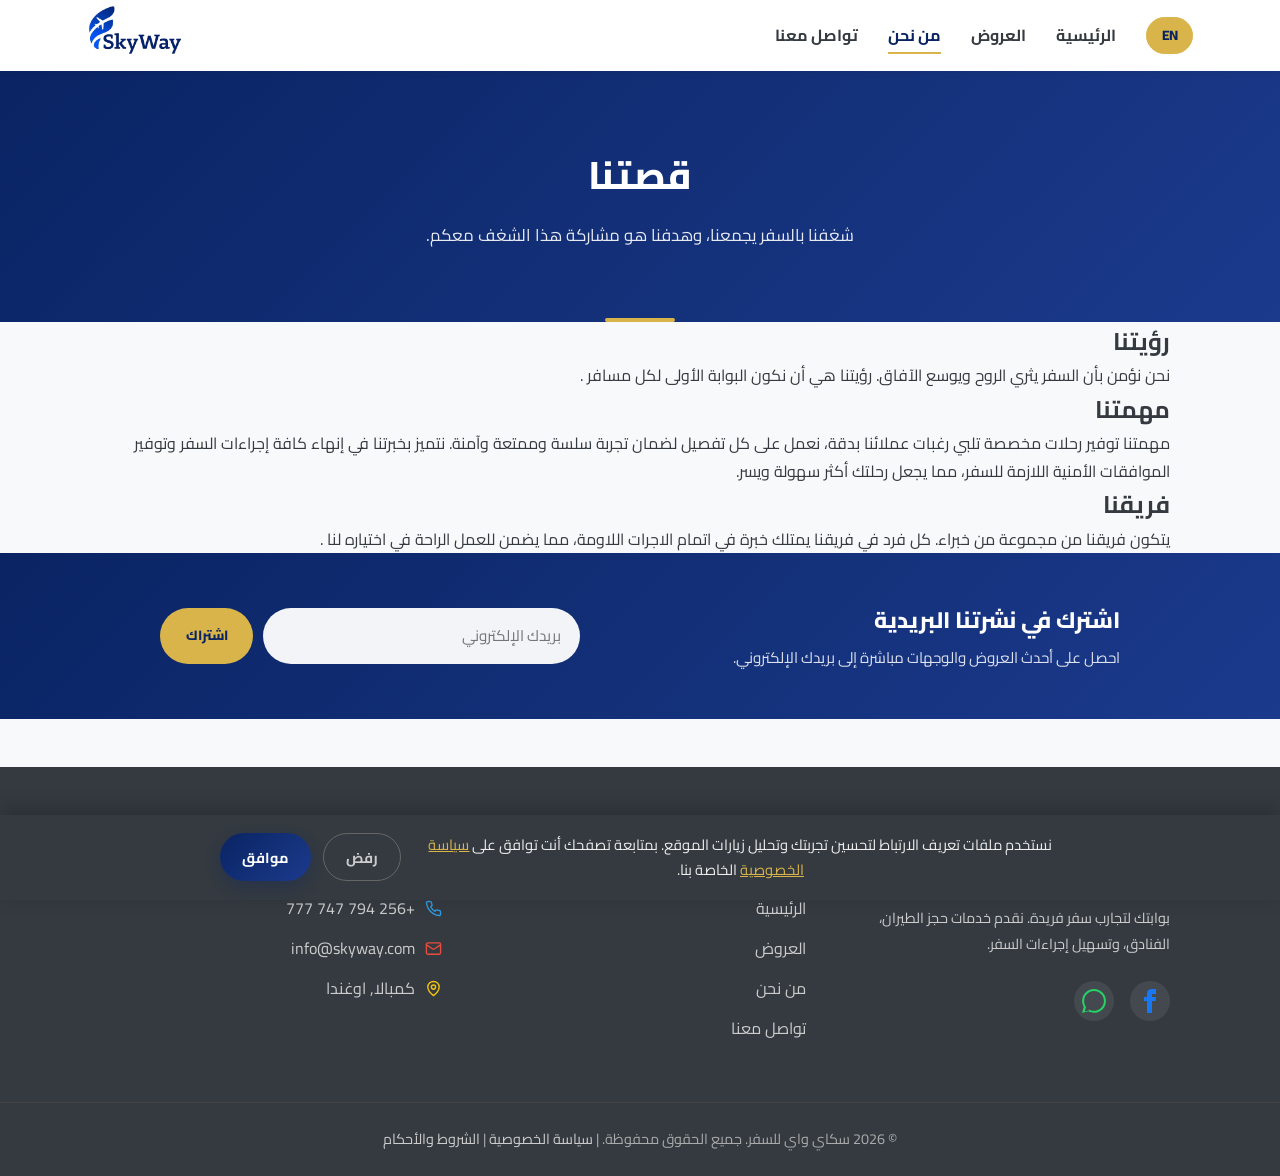
<file: about.html>
<!DOCTYPE html>
<html lang="ar" dir="rtl">
<head>
    <!-- Google Tag Manager -->
    <script>(function(w,d,s,l,i){w[l]=w[l]||[];w[l].push({'gtm.start':
    new Date().getTime(),event:'gtm.js'});var f=d.getElementsByTagName(s)[0],
    j=d.createElement(s),dl=l!='dataLayer'?'&l='+l:'';j.async=true;j.src=
    'https://www.googletagmanager.com/gtm.js?id='+i+dl;f.parentNode.insertBefore(j,f);
    })(window,document,'script','dataLayer','GTM-KSKWF9G5');</script>
    <!-- End Google Tag Manager -->

    <meta charset="UTF-8">
    <meta name="viewport" content="width=device-width, initial-scale=1.0">
    <title>سكاي واي للسفر | من نحن</title>
    <meta name="description" content="تعرف على قصة سكاي واي للسفر، رؤيتنا، وفريق الخبراء الذي يعمل بشغف لتحقيق رحلة أحلامك.">
    <link rel="canonical" href="https://www.skywayfortravel.com/about.html">
    <link rel="alternate" hreflang="ar" href="https://www.skywayfortravel.com/about.html">
    <link rel="alternate" hreflang="en" href="https://www.skywayfortravel.com/en/about.html">
    <link rel="alternate" hreflang="x-default" href="https://www.skywayfortravel.com/about.html">
    <!-- Open Graph / مشاركة اجتماعية -->
    <meta property="og:type" content="website">
    <meta property="og:locale" content="ar_AR">
    <meta property="og:title" content="سكاي واي للسفر | من نحن">
    <meta property="og:description" content="تعرف على قصة سكاي واي للسفر، رؤيتنا، وفريق الخبراء الذي يعمل بشغف لتحقيق رحلة أحلامك.">
    <meta property="og:image" content="https://www.skywayfortravel.com/assets/images/logo2.png">
    <meta property="og:url" content="https://www.skywayfortravel.com/about.html">
    <meta property="og:site_name" content="سكاي واي للسفر">
    <meta name="twitter:card" content="summary_large_image">
    <meta name="twitter:title" content="سكاي واي للسفر | من نحن">
    <meta name="twitter:description" content="تعرف على قصة سكاي واي للسفر، رؤيتنا، وفريق الخبراء الذي يعمل بشغف لتحقيق رحلة أحلامك.">
    <meta name="twitter:image" content="https://www.skywayfortravel.com/assets/images/logo2.png">
    <!-- ربط ملف الأنماط الرئيسي -->
    <link rel="stylesheet" href="assets/css/style.css">
    <link rel="stylesheet" href="assets/css/menu-style.css"> <!-- ملف القائمة الجديد -->
    <link rel="icon" type="image/x-icon" href="favicon.ico">
</head>
<body>
    <!-- Google Tag Manager (noscript) -->
    <noscript><iframe src="https://www.googletagmanager.com/ns.html?id=GTM-KSKWF9G5"
    height="0" width="0" style="display:none;visibility:hidden"></iframe></noscript>
    <!-- End Google Tag Manager (noscript) -->

    <!-- شريط إشعار ملفات تعريف الارتباط -->
    <div class="cookie-banner" id="cookie-banner" role="region" aria-label="إشعار ملفات تعريف الارتباط">
        <p>نستخدم ملفات تعريف الارتباط لتحسين تجربتك وتحليل زيارات الموقع. بمتابعة تصفحك أنت توافق على <a href="privacy-policy.html">سياسة الخصوصية</a> الخاصة بنا.</p>
        <div class="cookie-banner-actions">
            <button type="button" class="cookie-btn cookie-btn-decline" id="cookie-decline">رفض</button>
            <button type="button" class="cookie-btn cookie-btn-accept" id="cookie-accept">موافق</button>
        </div>
    </div>


    <!-- شاشة التحميل -->
    <div class="preloader" aria-hidden="true">
        <svg class="preloader-plane" viewBox="0 0 24 24" fill="currentColor" xmlns="http://www.w3.org/2000/svg">
            <path d="M21 16v-2l-8-5V3.5c0-.83-.67-1.5-1.5-1.5S10 2.67 10 3.5V9l-8 5v2l8-2.5V19l-2.5 1.5V22l4-1.5 4 1.5v-1.5L13 19v-5.5l8 2.5z"/>
        </svg>
    </div>

    <!-- شريط تقدم التمرير -->
    <div class="scroll-progress"></div>

    <!-- قسم الترويسة (الهيدر) -->
    <header class="main-header">
        <nav class="navbar">
            <a href="index.html" class="logo logo-mobile-only">
                <img src="assets/images/logo2.png" alt="شعار سكاي واي للسفر">
            </a>
            <ul class="nav-links">
                <li class="nav-lang-item"><a href="en/about.html" class="lang-switch">EN</a></li>
                <li><a href="index.html">الرئيسية</a></li>
                <li><a href="offers.html">العروض</a></li>
                <li><a href="about.html" class="active">من نحن</a></li>
                <li><a href="index.html#contact">تواصل معنا</a></li>
                <li class="nav-social-mobile">
                    <a href="https://www.facebook.com/share/1LJ4h5y8WU/?mibextid=wwXIfr" target="_blank" rel="noopener noreferrer" aria-label="Facebook">
                        <svg xmlns="http://www.w3.org/2000/svg" width="24" height="24" viewBox="0 0 24 24" fill="currentColor"><path d="M9 8h-3v4h3v12h5v-12h3.642l.358-4h-4v-1.667c0-.955.192-1.333 1.115-1.333h2.885v-5h-3.808c-3.596 0-5.192 1.583-5.192 4.615v3.385z"/></svg>
                    </a>
                    <a href="https://wa.me/256794747777" target="_blank" rel="noopener noreferrer" aria-label="WhatsApp">
                        <svg xmlns="http://www.w3.org/2000/svg" width="24" height="24" viewBox="0 0 24 24" fill="currentColor"><path d="M.057 24l1.687-6.163c-1.041-1.804-1.588-3.849-1.587-5.946.003-6.556 5.338-11.891 11.893-11.891 3.181.001 6.167 1.24 8.413 3.488 2.245 2.248 3.481 5.236 3.48 8.414-.003 6.557-5.338 11.892-11.894 11.892-1.99-.001-3.951-.5-5.688-1.448l-6.305 1.654zm6.597-3.807c1.676.995 3.276 1.591 5.392 1.592 5.448 0 9.886-4.434 9.889-9.885.002-5.462-4.415-9.89-9.881-9.892-5.452 0-9.887 4.434-9.889 9.884-.001 2.225.651 4.315 1.847 6.061l-1.219 4.446 4.62-1.217z"/></svg>
                    </a>
                </li>
                <li class="nav-logo-item">
                    <a href="index.html" class="logo">
                        <img src="assets/images/logo2.png" alt="شعار سكاي واي للسفر">
                    </a>
                </li>
            </ul>
            <!-- أيقونة القائمة (Hamburger) -->
            <button class="hamburger-menu" type="button" aria-label="فتح قائمة التنقل" aria-expanded="false">
                <span class="bar"></span>
                <span class="bar"></span>
                <span class="bar"></span>
            </button>
        </nav>
    </header>

    <!-- المحتوى الرئيسي للصفحة -->
    <main>
        <section class="page-header">
            <h1>قصتنا</h1>
            <p>شغفنا بالسفر يجمعنا، وهدفنا هو مشاركة هذا الشغف معكم.</p>
        </section>

        <section class="about-content">
            <div class="container">
                <h2 class="reveal">رؤيتنا</h2>
                <p class="reveal">نحن نؤمن بأن السفر يثري الروح ويوسع الآفاق. رؤيتنا هي أن نكون البوابة الأولى لكل مسافر .</p>
                
                <h2 class="reveal">مهمتنا</h2>
                <p class="reveal">مهمتنا توفير رحلات مخصصة تلبي رغبات عملائنا بدقة، نعمل على كل تفصيل لضمان تجربة سلسة وممتعة وآمنة. نتميز بخبرتنا في إنهاء كافة إجراءات السفر وتوفير الموافقات الأمنية اللازمة للسفر، مما يجعل رحلتك أكثر سهولة ويسر.</p>

                <h2 class="reveal">فريقنا</h2>
                <p class="reveal">يتكون فريقنا من مجموعة من خبراء. كل فرد في فريقنا يمتلك خبرة في اتمام الاجرات اللاومة، مما يضمن للعمل الراحة في اختياره لنا .</p>
            </div>
        </section>
    </main>

    <!-- قسم التذييل (الفوتر) -->
    <!-- شريط الاشتراك بالنشرة البريدية -->
    <section class="newsletter-strip" aria-labelledby="newsletter-title">
        <div class="container newsletter-inner">
            <div class="newsletter-text">
                <h3 id="newsletter-title">اشترك في نشرتنا البريدية</h3>
                <p>احصل على أحدث العروض والوجهات مباشرة إلى بريدك الإلكتروني.</p>
            </div>
            <form class="newsletter-form" action="https://formsubmit.co/ahcinbox1@gmail.com" method="POST">
                <input type="text" name="_honey" style="display:none" tabindex="-1" autocomplete="off">
                <input type="hidden" name="_captcha" value="false">
                <input type="hidden" name="_subject" value="اشتراك جديد في النشرة البريدية - سكاي واي للسفر">
                <input type="hidden" name="_template" value="table">
                <input type="email" name="email" required placeholder="بريدك الإلكتروني" aria-label="البريد الإلكتروني للاشتراك">
                <button type="submit">اشتراك</button>
            </form>
        </div>
    </section>

    <footer class="main-footer">
        <div class="container footer-container">
            <!-- قسم العلامة التجارية -->
            <div class="footer-brand">
                <img src="assets/images/logo2.png" alt="شعار سكاي واي للسفر" class="footer-logo">
                <p class="brand-description">
                    بوابتك لتجارب سفر فريدة. نقدم خدمات حجز الطيران، الفنادق، وتسهيل إجراءات السفر.
                </p>
                <div class="footer-social">
                    <a href="https://www.facebook.com/share/1LJ4h5y8WU/?mibextid=wwXIfr" target="_blank" rel="noopener noreferrer" aria-label="Facebook">
                        <svg xmlns="http://www.w3.org/2000/svg" width="24" height="24" viewBox="0 0 24 24" fill="currentColor"><path d="M9 8h-3v4h3v12h5v-12h3.642l.358-4h-4v-1.667c0-.955.192-1.333 1.115-1.333h2.885v-5h-3.808c-3.596 0-5.192 1.583-5.192 4.615v3.385z"/></svg>
                    </a>
                    <a href="https://wa.me/256794747777" target="_blank" rel="noopener noreferrer" aria-label="WhatsApp">
                        <svg xmlns="http://www.w3.org/2000/svg" width="24" height="24" viewBox="0 0 24 24" fill="currentColor"><path d="M.057 24l1.687-6.163c-1.041-1.804-1.588-3.849-1.587-5.946.003-6.556 5.338-11.891 11.893-11.891 3.181.001 6.167 1.24 8.413 3.488 2.245 2.248 3.481 5.236 3.48 8.414-.003 6.557-5.338 11.892-11.894 11.892-1.99-.001-3.951-.5-5.688-1.448l-6.305 1.654zm6.597-3.807c1.676.995 3.276 1.591 5.392 1.592 5.448 0 9.886-4.434 9.889-9.885.002-5.462-4.415-9.89-9.881-9.892-5.452 0-9.887 4.434-9.889 9.884-.001 2.225.651 4.315 1.847 6.061l-1.219 4.446 4.62-1.217z"/></svg>
                    </a>
                </div>
            </div>
            <!-- قسم الروابط السريعة -->
            <nav class="footer-links">
                <h4>روابط سريعة</h4>
                <a href="index.html">الرئيسية</a>
                <a href="offers.html">العروض</a>
                <a href="about.html">من نحن</a>
                <a href="index.html#contact">تواصل معنا</a>
            </nav>
            <!-- قسم معلومات التواصل -->
            <div class="footer-contact">
                <h4>تواصل معنا</h4>
                <a href="tel:+256794747777" class="contact-item">
                    <svg xmlns="http://www.w3.org/2000/svg" width="17" height="17" viewBox="0 0 24 24" fill="none" stroke="currentColor" stroke-width="2" stroke-linecap="round" stroke-linejoin="round"><path d="M22 16.92v3a2 2 0 0 1-2.18 2 19.79 19.79 0 0 1-8.63-3.07 19.5 19.5 0 0 1-6-6 19.79 19.79 0 0 1-3.07-8.67A2 2 0 0 1 4.11 2h3a2 2 0 0 1 2 1.72 12.84 12.84 0 0 0 .7 2.81 2 2 0 0 1-.45 2.11L8.09 9.91a16 16 0 0 0 6 6l1.27-1.27a2 2 0 0 1 2.11-.45 12.84 12.84 0 0 0 2.81.7A2 2 0 0 1 22 16.92z"></path></svg>
                    <span>+256 794 747 777</span>
                </a>
                <a href="mailto:info@skyway.com" class="contact-item">
                    <svg xmlns="http://www.w3.org/2000/svg" width="17" height="17" viewBox="0 0 24 24" fill="none" stroke="currentColor" stroke-width="2" stroke-linecap="round" stroke-linejoin="round"><rect x="2" y="4" width="20" height="16" rx="2"></rect><path d="m22 7-8.97 5.7a1.94 1.94 0 0 1-2.06 0L2 7"></path></svg>
                    <span>info@skyway.com</span>
                </a>
                <span class="contact-item location-item">
                    <svg xmlns="http://www.w3.org/2000/svg" width="17" height="17" viewBox="0 0 24 24" fill="none" stroke="currentColor" stroke-width="2" stroke-linecap="round" stroke-linejoin="round"><path d="M20 10c0 6-8 12-8 12s-8-6-8-12a8 8 0 0 1 16 0Z"></path><circle cx="12" cy="10" r="3"></circle></svg>
                    <span>كمبالا, اوغندا</span>
                </span>
            </div>
        </div>
        <div class="footer-bottom">
            <p>&copy; 2026 سكاي واي للسفر. جميع الحقوق محفوظة. | <a href="privacy-policy.html">سياسة الخصوصية</a> | <a href="terms.html">الشروط والأحكام</a></p>
        </div>
    </footer>

    <!-- زر العودة إلى الأعلى -->
    <button class="back-to-top" aria-label="العودة للأعلى">
        <svg viewBox="0 0 24 24" fill="none" stroke="currentColor" stroke-width="2.5" stroke-linecap="round" stroke-linejoin="round">
            <path d="M12 19V5"></path>
            <path d="M5 12l7-7 7 7"></path>
        </svg>
    </button>

    <script src="assets/js/main.js"></script>
    <script src="assets/js/animation.js"></script>
</body>
</html>
</file>
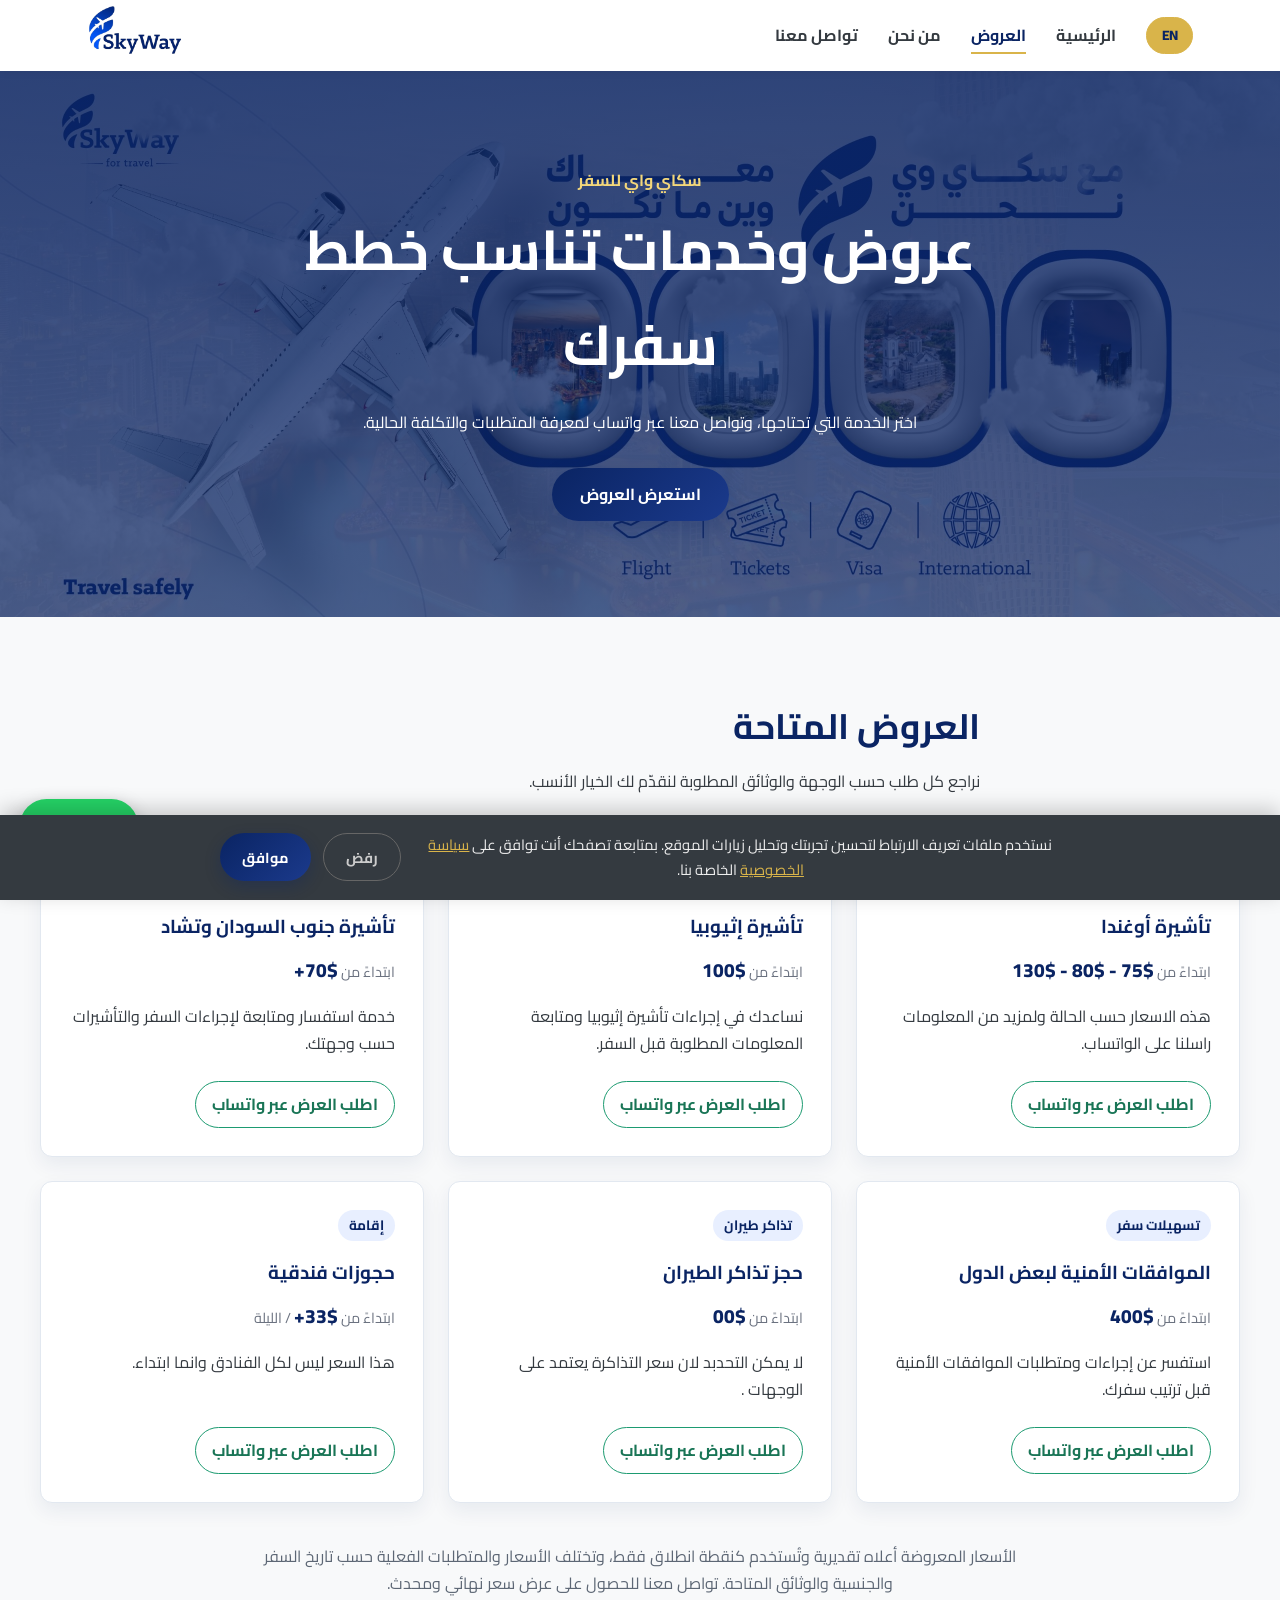
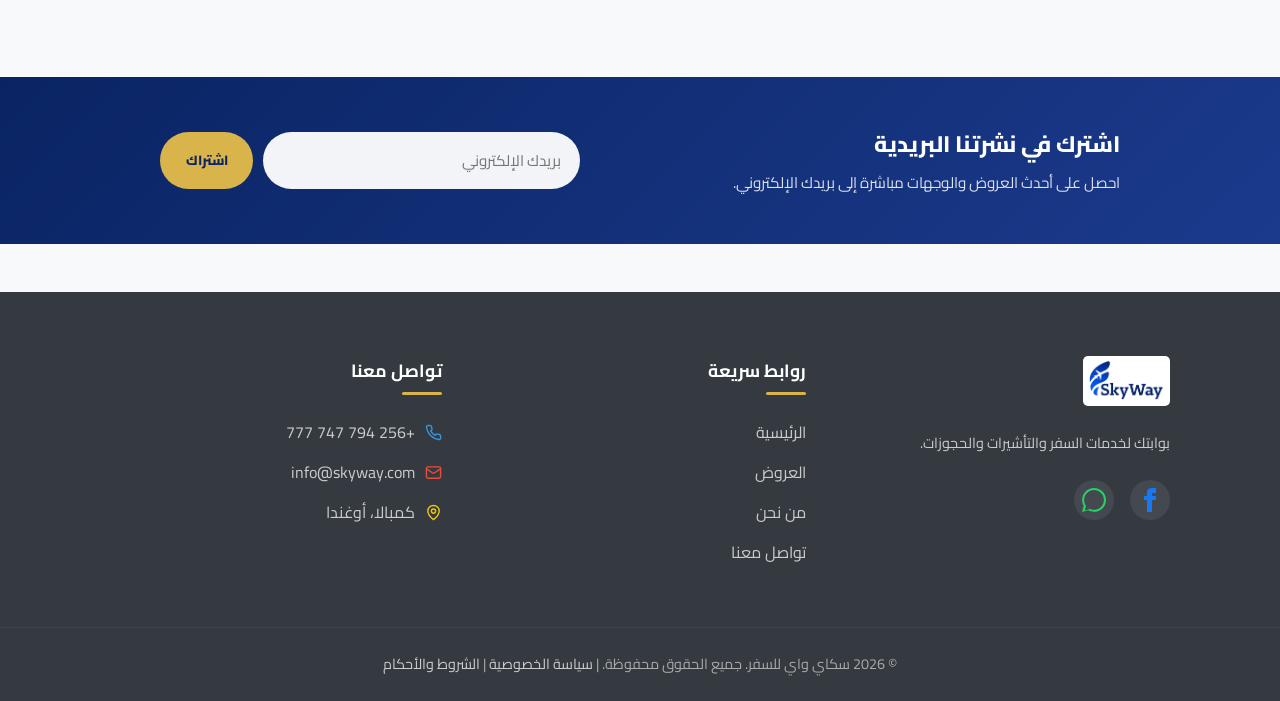
<file: offers.html>
<!DOCTYPE html>
<html lang="ar" dir="rtl">
<head>
    <!-- Google Tag Manager -->
    <script>(function(w,d,s,l,i){w[l]=w[l]||[];w[l].push({'gtm.start':
    new Date().getTime(),event:'gtm.js'});var f=d.getElementsByTagName(s)[0],
    j=d.createElement(s),dl=l!='dataLayer'?'&l='+l:'';j.async=true;j.src=
    'https://www.googletagmanager.com/gtm.js?id='+i+dl;f.parentNode.insertBefore(j,f);
    })(window,document,'script','dataLayer','GTM-KSKWF9G5');</script>
    <!-- End Google Tag Manager -->

    <meta charset="UTF-8">
    <meta name="viewport" content="width=device-width, initial-scale=1.0">
    <title>العروض | سكاي واي للسفر</title>
    <meta name="description" content="اكتشف عروض سكاي واي للسفر لخدمات التأشيرات، تذاكر الطيران، الحجوزات الفندقية وتسهيلات السفر.">
    <link rel="canonical" href="https://www.skywayfortravel.com/offers.html">
    <link rel="alternate" hreflang="ar" href="https://www.skywayfortravel.com/offers.html">
    <link rel="alternate" hreflang="en" href="https://www.skywayfortravel.com/en/offers.html">
    <link rel="alternate" hreflang="x-default" href="https://www.skywayfortravel.com/offers.html">
    <!-- Open Graph / مشاركة اجتماعية -->
    <meta property="og:type" content="website">
    <meta property="og:locale" content="ar_AR">
    <meta property="og:title" content="العروض | سكاي واي للسفر">
    <meta property="og:description" content="اكتشف عروض سكاي واي للسفر لخدمات التأشيرات، تذاكر الطيران، الحجوزات الفندقية وتسهيلات السفر.">
    <meta property="og:image" content="https://www.skywayfortravel.com/assets/images/logo2.png">
    <meta property="og:url" content="https://www.skywayfortravel.com/offers.html">
    <meta property="og:site_name" content="سكاي واي للسفر">
    <meta name="twitter:card" content="summary_large_image">
    <meta name="twitter:title" content="العروض | سكاي واي للسفر">
    <meta name="twitter:description" content="اكتشف عروض سكاي واي للسفر لخدمات التأشيرات، تذاكر الطيران، الحجوزات الفندقية وتسهيلات السفر.">
    <meta name="twitter:image" content="https://www.skywayfortravel.com/assets/images/logo2.png">
    <link rel="stylesheet" href="assets/css/style.css">
    <link rel="stylesheet" href="assets/css/menu-style.css">
    <link rel="icon" type="image/x-icon" href="favicon.ico">
</head>
<body>
    <!-- Google Tag Manager (noscript) -->
    <noscript><iframe src="https://www.googletagmanager.com/ns.html?id=GTM-KSKWF9G5"
    height="0" width="0" style="display:none;visibility:hidden"></iframe></noscript>
    <!-- End Google Tag Manager (noscript) -->

    <!-- شريط إشعار ملفات تعريف الارتباط -->
    <div class="cookie-banner" id="cookie-banner" role="region" aria-label="إشعار ملفات تعريف الارتباط">
        <p>نستخدم ملفات تعريف الارتباط لتحسين تجربتك وتحليل زيارات الموقع. بمتابعة تصفحك أنت توافق على <a href="privacy-policy.html">سياسة الخصوصية</a> الخاصة بنا.</p>
        <div class="cookie-banner-actions">
            <button type="button" class="cookie-btn cookie-btn-decline" id="cookie-decline">رفض</button>
            <button type="button" class="cookie-btn cookie-btn-accept" id="cookie-accept">موافق</button>
        </div>
    </div>

    <!-- شاشة التحميل -->
    <div class="preloader" aria-hidden="true">
        <svg class="preloader-plane" viewBox="0 0 24 24" fill="currentColor" xmlns="http://www.w3.org/2000/svg">
            <path d="M21 16v-2l-8-5V3.5c0-.83-.67-1.5-1.5-1.5S10 2.67 10 3.5V9l-8 5v2l8-2.5V19l-2.5 1.5V22l4-1.5 4 1.5v-1.5L13 19v-5.5l8 2.5z"/>
        </svg>
    </div>

    <!-- شريط تقدم التمرير -->
    <div class="scroll-progress"></div>

    <header class="main-header">
        <nav class="navbar">
            <a href="index.html" class="logo logo-mobile-only">
                <img src="assets/images/logo2.png" alt="شعار سكاي واي للسفر">
            </a>
            <ul class="nav-links">
                <li class="nav-lang-item"><a href="en/offers.html" class="lang-switch">EN</a></li>
                <li><a href="index.html">الرئيسية</a></li>
                <li><a href="offers.html" class="active">العروض</a></li>
                <li><a href="about.html">من نحن</a></li>
                <li><a href="index.html#contact">تواصل معنا</a></li>
                <li class="nav-social-mobile">
                    <a href="https://www.facebook.com/share/1LJ4h5y8WU/?mibextid=wwXIfr" target="_blank" rel="noopener noreferrer" aria-label="Facebook">
                         <svg xmlns="http://www.w3.org/2000/svg" width="24" height="24" viewBox="0 0 24 24" fill="currentColor"><path d="M9 8h-3v4h3v12h5v-12h3.642l.358-4h-4v-1.667c0-.955.192-1.333 1.115-1.333h2.885v-5h-3.808c-3.596 0-5.192 1.583-5.192 4.615v3.385z"/></svg>

                    </a>
                    <a href="https://wa.me/256794747777" target="_blank" rel="noopener noreferrer" aria-label="WhatsApp">
                         <svg xmlns="http://www.w3.org/2000/svg" width="24" height="24" viewBox="0 0 24 24" fill="currentColor"><path d="M.057 24l1.687-6.163c-1.041-1.804-1.588-3.849-1.587-5.946.003-6.556 5.338-11.891 11.893-11.891 3.181.001 6.167 1.24 8.413 3.488 2.245 2.248 3.481 5.236 3.48 8.414-.003 6.557-5.338 11.892-11.894 11.892-1.99-.001-3.951-.5-5.688-1.448l-6.305 1.654zm6.597-3.807c1.676.995 3.276 1.591 5.392 1.592 5.448 0 9.886-4.434 9.889-9.885.002-5.462-4.415-9.89-9.881-9.892-5.452 0-9.887 4.434-9.889 9.884-.001 2.225.651 4.315 1.847 6.061l-1.219 4.446 4.62-1.217z"/></svg>

                    </a>
                </li>
                <li class="nav-logo-item">
                    <a href="index.html" class="logo">
                        <img src="assets/images/logo2.png" alt="شعار سكاي واي للسفر">
                    </a>
                </li>
            </ul>
            <button class="hamburger-menu" type="button" aria-label="فتح قائمة التنقل" aria-expanded="false"><span class="bar"></span><span class="bar"></span><span class="bar"></span></button>
        </nav>
    </header>

    <main>
        <section class="offers-hero">
            <p class="eyebrow">سكاي واي للسفر</p>
            <h1>عروض وخدمات تناسب خطط سفرك</h1>
            <p>اختر الخدمة التي تحتاجها، وتواصل معنا عبر واتساب لمعرفة المتطلبات والتكلفة الحالية.</p>
            <a class="cta-button" href="#offers-list">استعرض العروض</a>
        </section>

        <section id="offers-list" class="offers-section" aria-labelledby="offers-title">
            <div class="section-intro reveal">
                <h2 id="offers-title">العروض المتاحة</h2>
                <p>نراجع كل طلب حسب الوجهة والوثائق المطلوبة لنقدّم لك الخيار الأنسب.</p>
            </div>
            <div class="offers-grid">
                <article class="offer-card reveal">
                    <span class="offer-tag">تأشيرات</span>
                    <h3>تأشيرة أوغندا</h3>
                    <p class="offer-price">ابتداءً من <strong>$75 - $80 - $130</strong></p>
                    <p>هذه الاسعار حسب الحالة ولمزيد من المعلومات راسلنا على الواتساب.</p>
                    <a class="service-inquiry" href="https://wa.me/256794747777?text=أرغب%20في%20الاستفسار%20عن%20تأشيرة%20أوغندا" target="_blank" rel="noopener noreferrer">اطلب العرض عبر واتساب</a>
                </article>
                <article class="offer-card reveal">
                    <span class="offer-tag">تأشيرات</span>
                    <h3>تأشيرة إثيوبيا</h3>
                    <p class="offer-price">ابتداءً من <strong>$100</strong></p>
                    <p>نساعدك في إجراءات تأشيرة إثيوبيا ومتابعة المعلومات المطلوبة قبل السفر.</p>
                    <a class="service-inquiry" href="https://wa.me/256794747777?text=أرغب%20في%20الاستفسار%20عن%20تأشيرة%20إثيوبيا" target="_blank" rel="noopener noreferrer">اطلب العرض عبر واتساب</a>
                </article>
                <article class="offer-card reveal">
                    <span class="offer-tag">تأشيرات</span>
                    <h3>تأشيرة جنوب السودان وتشاد</h3>
                    <p class="offer-price">ابتداءً من <strong>$70+</strong></p>
                    <p>خدمة استفسار ومتابعة لإجراءات السفر والتأشيرات حسب وجهتك.</p>
                    <a class="service-inquiry" href="https://wa.me/256794747777?text=أرغب%20في%20الاستفسار%20عن%20تأشيرة%20جنوب%20السودان%20أو%20تشاد" target="_blank" rel="noopener noreferrer">اطلب العرض عبر واتساب</a>
                </article>
                <article class="offer-card reveal">
                    <span class="offer-tag">تسهيلات سفر</span>
                    <h3>الموافقات الأمنية لبعض الدول</h3>
                    <p class="offer-price">ابتداءً من <strong>$400</strong></p>
                    <p>استفسر عن إجراءات ومتطلبات الموافقات الأمنية قبل ترتيب سفرك.</p>
                    <a class="service-inquiry" href="https://wa.me/256794747777?text=أرغب%20في%20الاستفسار%20عن%20الموافقات%20الأمنية%20لمصر%20أو%20ليبيا" target="_blank" rel="noopener noreferrer">اطلب العرض عبر واتساب</a>
                </article>
                <article class="offer-card reveal">
                    <span class="offer-tag">تذاكر طيران</span>
                    <h3>حجز تذاكر الطيران</h3>
                    <p class="offer-price">ابتداءً من <strong>$00</strong></p>
                    <p>لا يمكن التحدبد لان سعر التذاكرة يعتمد على الوجهات .</p>
                    <a class="service-inquiry" href="https://wa.me/256794747777?text=أرغب%20في%20الاستفسار%20عن%20حجز%20تذكرة%20طيران" target="_blank" rel="noopener noreferrer">اطلب العرض عبر واتساب</a>
                </article>
                <article class="offer-card reveal">
                    <span class="offer-tag">إقامة</span>
                    <h3>حجوزات فندقية</h3>
                    <p class="offer-price">ابتداءً من <strong>$33+</strong> / الليلة</p>
                    <p>هذا السعر ليس لكل الفنادق وانما ابتداء.</p>
                    <a class="service-inquiry" href="https://wa.me/256794747777?text=أرغب%20في%20الاستفسار%20عن%20حجز%20فندقي" target="_blank" rel="noopener noreferrer">اطلب العرض عبر واتساب</a>
                </article>
            </div>
            <p class="offers-note">الأسعار المعروضة أعلاه تقديرية وتُستخدم كنقطة انطلاق فقط، وتختلف الأسعار والمتطلبات الفعلية حسب تاريخ السفر والجنسية والوثائق المتاحة. تواصل معنا للحصول على عرض سعر نهائي ومحدث.</p>
        </section>
    </main>

    <!-- شريط الاشتراك بالنشرة البريدية -->
    <section class="newsletter-strip" aria-labelledby="newsletter-title">
        <div class="container newsletter-inner">
            <div class="newsletter-text">
                <h3 id="newsletter-title">اشترك في نشرتنا البريدية</h3>
                <p>احصل على أحدث العروض والوجهات مباشرة إلى بريدك الإلكتروني.</p>
            </div>
            <form class="newsletter-form" action="https://formsubmit.co/ahcinbox1@gmail.com" method="POST">
                <input type="text" name="_honey" style="display:none" tabindex="-1" autocomplete="off">
                <input type="hidden" name="_captcha" value="false">
                <input type="hidden" name="_subject" value="اشتراك جديد في النشرة البريدية - سكاي واي للسفر">
                <input type="hidden" name="_template" value="table">
                <input type="email" name="email" required placeholder="بريدك الإلكتروني" aria-label="البريد الإلكتروني للاشتراك">
                <button type="submit">اشتراك</button>
            </form>
        </div>
    </section>

    <footer class="main-footer">
        <div class="container footer-container">
            <div class="footer-brand">
                <img src="assets/images/logo2.png" alt="شعار سكاي واي للسفر" class="footer-logo">
                <p class="brand-description">بوابتك لخدمات السفر والتأشيرات والحجوزات.</p>
                <div class="footer-social">
                    <a href="https://www.facebook.com/share/1LJ4h5y8WU/?mibextid=wwXIfr" target="_blank" rel="noopener noreferrer" aria-label="Facebook">
                        <svg xmlns="http://www.w3.org/2000/svg" width="24" height="24" viewBox="0 0 24 24" fill="currentColor" aria-hidden="true"><path d="M9 8h-3v4h3v12h5v-12h3.642l.358-4h-4v-1.667c0-.955.192-1.333 1.115-1.333h2.885v-5h-3.808c-3.596 0-5.192 1.583-5.192 4.615v3.385z"></path></svg>
                    </a>
                    <a href="https://wa.me/256794747777" target="_blank" rel="noopener noreferrer" aria-label="WhatsApp">
                        <svg xmlns="http://www.w3.org/2000/svg" width="24" height="24" viewBox="0 0 24 24" fill="currentColor" aria-hidden="true"><path d="M.057 24l1.687-6.163c-1.041-1.804-1.588-3.849-1.587-5.946.003-6.556 5.338-11.891 11.893-11.891 3.181.001 6.167 1.24 8.413 3.488 2.245 2.248 3.481 5.236 3.48 8.414-.003 6.557-5.338 11.892-11.894 11.892-1.99-.001-3.951-.5-5.688-1.448l-6.305 1.654zm6.597-3.807c1.676.995 3.276 1.591 5.392 1.592 5.448 0 9.886-4.434 9.889-9.885.002-5.462-4.415-9.89-9.881-9.892-5.452 0-9.887 4.434-9.889 9.884-.001 2.225.651 4.315 1.847 6.061l-1.219 4.446 4.62-1.217z"></path></svg>
                    </a>
                </div>
            </div>
            <nav class="footer-links" aria-label="روابط سريعة">
                <h4>روابط سريعة</h4>
                <a href="index.html">الرئيسية</a>
                <a href="offers.html">العروض</a>
                <a href="about.html">من نحن</a>
                <a href="index.html#contact">تواصل معنا</a>
            </nav>
            <div class="footer-contact">
                <h4>تواصل معنا</h4>
                <a href="tel:+256794747777" class="contact-item">
                    <svg xmlns="http://www.w3.org/2000/svg" width="17" height="17" viewBox="0 0 24 24" fill="none" stroke="currentColor" stroke-width="2" stroke-linecap="round" stroke-linejoin="round" aria-hidden="true"><path d="M22 16.92v3a2 2 0 0 1-2.18 2 19.79 19.79 0 0 1-8.63-3.07 19.5 19.5 0 0 1-6-6 19.79 19.79 0 0 1-3.07-8.67A2 2 0 0 1 4.11 2h3a2 2 0 0 1 2 1.72 12.84 12.84 0 0 0 .7 2.81 2 2 0 0 1-.45 2.11L8.09 9.91a16 16 0 0 0 6 6l1.27-1.27a2 2 0 0 1 2.11-.45 12.84 12.84 0 0 0 2.81.7A2 2 0 0 1 22 16.92z"></path></svg>
                    <span>+256 794 747 777</span>
                </a>
                <a href="mailto:info@skyway.com" class="contact-item">
                    <svg xmlns="http://www.w3.org/2000/svg" width="17" height="17" viewBox="0 0 24 24" fill="none" stroke="currentColor" stroke-width="2" stroke-linecap="round" stroke-linejoin="round" aria-hidden="true"><rect x="2" y="4" width="20" height="16" rx="2"></rect><path d="m22 7-8.97 5.7a1.94 1.94 0 0 1-2.06 0L2 7"></path></svg>
                    <span>info@skyway.com</span>
                </a>
                <span class="contact-item location-item">
                    <svg xmlns="http://www.w3.org/2000/svg" width="17" height="17" viewBox="0 0 24 24" fill="none" stroke="currentColor" stroke-width="2" stroke-linecap="round" stroke-linejoin="round" aria-hidden="true"><path d="M20 10c0 6-8 12-8 12s-8-6-8-12a8 8 0 0 1 16 0Z"></path><circle cx="12" cy="10" r="3"></circle></svg>
                    <span>كمبالا، أوغندا</span>
                </span>
            </div>
        </div>
        <div class="footer-bottom"><p>&copy; 2026 سكاي واي للسفر. جميع الحقوق محفوظة. | <a href="privacy-policy.html">سياسة الخصوصية</a> | <a href="terms.html">الشروط والأحكام</a></p></div>
    </footer>
    <a class="floating-whatsapp" href="https://wa.me/256794747777?text=مرحبًا،%20أرغب%20في%20الاستفسار%20عن%20عروض%20سكاي%20واي" target="_blank" rel="noopener noreferrer" aria-label="تواصل معنا عبر واتساب"><span aria-hidden="true">☏</span><span>واتساب</span></a>
    <!-- زر العودة إلى الأعلى -->
    <button class="back-to-top" aria-label="العودة للأعلى">
        <svg viewBox="0 0 24 24" fill="none" stroke="currentColor" stroke-width="2.5" stroke-linecap="round" stroke-linejoin="round">
            <path d="M12 19V5"></path>
            <path d="M5 12l7-7 7 7"></path>
        </svg>
    </button>
    <script src="assets/js/main.js"></script>
    <script src="assets/js/animation.js"></script>
</body>
</html>
</file>
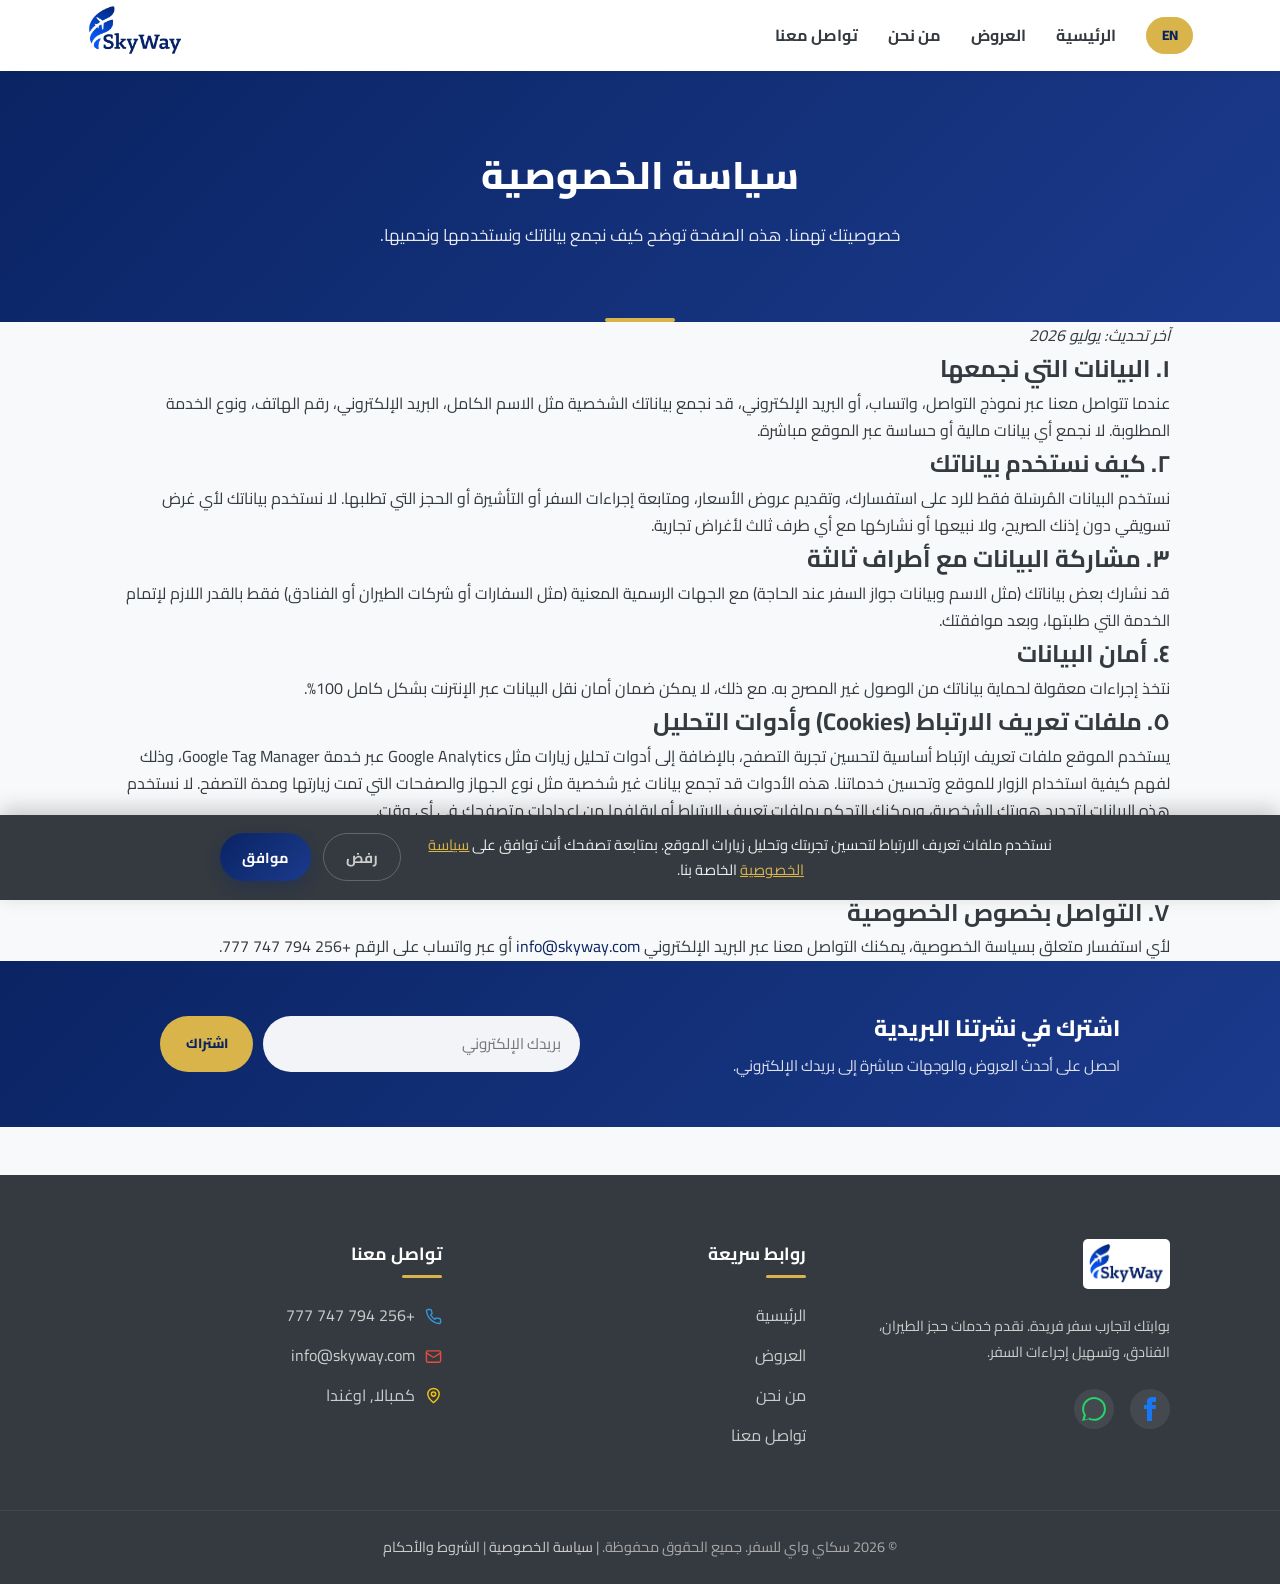
<file: privacy-policy.html>
<!DOCTYPE html>
<html lang="ar" dir="rtl">
<head>
    <!-- Google Tag Manager -->
    <script>(function(w,d,s,l,i){w[l]=w[l]||[];w[l].push({'gtm.start':
    new Date().getTime(),event:'gtm.js'});var f=d.getElementsByTagName(s)[0],
    j=d.createElement(s),dl=l!='dataLayer'?'&l='+l:'';j.async=true;j.src=
    'https://www.googletagmanager.com/gtm.js?id='+i+dl;f.parentNode.insertBefore(j,f);
    })(window,document,'script','dataLayer','GTM-KSKWF9G5');</script>
    <!-- End Google Tag Manager -->

    <meta charset="UTF-8">
    <meta name="viewport" content="width=device-width, initial-scale=1.0">
    <title>سياسة الخصوصية | سكاي واي للسفر</title>
    <meta name="description" content="سياسة الخصوصية لموقع سكاي واي للسفر، وكيفية جمعنا واستخدامنا وحمايتنا لبياناتك الشخصية.">
    <link rel="canonical" href="https://www.skywayfortravel.com/privacy-policy.html">
    <link rel="alternate" hreflang="ar" href="https://www.skywayfortravel.com/privacy-policy.html">
    <link rel="alternate" hreflang="en" href="https://www.skywayfortravel.com/en/privacy-policy.html">
    <link rel="alternate" hreflang="x-default" href="https://www.skywayfortravel.com/privacy-policy.html">
    <meta name="robots" content="noindex, follow">
    <!-- ربط ملف الأنماط الرئيسي -->
    <link rel="stylesheet" href="assets/css/style.css">
    <link rel="stylesheet" href="assets/css/menu-style.css">
    <link rel="icon" type="image/x-icon" href="favicon.ico">
</head>
<body>
    <!-- Google Tag Manager (noscript) -->
    <noscript><iframe src="https://www.googletagmanager.com/ns.html?id=GTM-KSKWF9G5"
    height="0" width="0" style="display:none;visibility:hidden"></iframe></noscript>
    <!-- End Google Tag Manager (noscript) -->

    <!-- شريط إشعار ملفات تعريف الارتباط -->
    <div class="cookie-banner" id="cookie-banner" role="region" aria-label="إشعار ملفات تعريف الارتباط">
        <p>نستخدم ملفات تعريف الارتباط لتحسين تجربتك وتحليل زيارات الموقع. بمتابعة تصفحك أنت توافق على <a href="privacy-policy.html">سياسة الخصوصية</a> الخاصة بنا.</p>
        <div class="cookie-banner-actions">
            <button type="button" class="cookie-btn cookie-btn-decline" id="cookie-decline">رفض</button>
            <button type="button" class="cookie-btn cookie-btn-accept" id="cookie-accept">موافق</button>
        </div>
    </div>


    <!-- شاشة التحميل -->
    <div class="preloader" aria-hidden="true">
        <svg class="preloader-plane" viewBox="0 0 24 24" fill="currentColor" xmlns="http://www.w3.org/2000/svg">
            <path d="M21 16v-2l-8-5V3.5c0-.83-.67-1.5-1.5-1.5S10 2.67 10 3.5V9l-8 5v2l8-2.5V19l-2.5 1.5V22l4-1.5 4 1.5v-1.5L13 19v-5.5l8 2.5z"/>
        </svg>
    </div>

    <!-- شريط تقدم التمرير -->
    <div class="scroll-progress"></div>

    <!-- قسم الترويسة (الهيدر) -->
    <header class="main-header">
        <nav class="navbar">
            <a href="index.html" class="logo logo-mobile-only">
                <img src="assets/images/logo2.png" alt="شعار سكاي واي للسفر">
            </a>
            <ul class="nav-links">
                <li class="nav-lang-item"><a href="en/privacy-policy.html" class="lang-switch">EN</a></li>
                <li><a href="index.html">الرئيسية</a></li>
                <li><a href="offers.html">العروض</a></li>
                <li><a href="about.html">من نحن</a></li>
                <li><a href="index.html#contact">تواصل معنا</a></li>
                <li class="nav-social-mobile">
                    <a href="https://www.facebook.com/share/1LJ4h5y8WU/?mibextid=wwXIfr" target="_blank" rel="noopener noreferrer" aria-label="Facebook"><svg xmlns="http://www.w3.org/2000/svg" width="24" height="24" viewBox="0 0 24 24" fill="currentColor"><path d="M9 8h-3v4h3v12h5v-12h3.642l.358-4h-4v-1.667c0-.955.192-1.333 1.115-1.333h2.885v-5h-3.808c-3.596 0-5.192 1.583-5.192 4.615v3.385z"/></svg></a>
                    <a href="https://wa.me/256794747777" target="_blank" rel="noopener noreferrer" aria-label="WhatsApp"><svg xmlns="http://www.w3.org/2000/svg" width="24" height="24" viewBox="0 0 24 24" fill="currentColor"><path d="M.057 24l1.687-6.163c-1.041-1.804-1.588-3.849-1.587-5.946.003-6.556 5.338-11.891 11.893-11.891 3.181.001 6.167 1.24 8.413 3.488 2.245 2.248 3.481 5.236 3.48 8.414-.003 6.557-5.338 11.892-11.894 11.892-1.99-.001-3.951-.5-5.688-1.448l-6.305 1.654zm6.597-3.807c1.676.995 3.276 1.591 5.392 1.592 5.448 0 9.886-4.434 9.889-9.885.002-5.462-4.415-9.89-9.881-9.892-5.452 0-9.887 4.434-9.889 9.884-.001 2.225.651 4.315 1.847 6.061l-1.219 4.446 4.62-1.217z"/></svg></a>
                </li>
                <li class="nav-logo-item">
                    <a href="index.html" class="logo">
                        <img src="assets/images/logo2.png" alt="شعار سكاي واي للسفر">
                    </a>
                </li>
            </ul>
            <!-- أيقونة القائمة (Hamburger) -->
            <button class="hamburger-menu" type="button" aria-label="فتح قائمة التنقل" aria-expanded="false">
                <span class="bar"></span>
                <span class="bar"></span>
                <span class="bar"></span>
            </button>
        </nav>
    </header>

    <!-- المحتوى الرئيسي للصفحة -->
    <main>
        <section class="page-header">
            <h1>سياسة الخصوصية</h1>
            <p>خصوصيتك تهمنا. هذه الصفحة توضح كيف نجمع بياناتك ونستخدمها ونحميها.</p>
        </section>

        <section class="about-content">
            <div class="container">
                <p class="reveal"><em>آخر تحديث: يوليو 2026</em></p>

                <h2 class="reveal">١. البيانات التي نجمعها</h2>
                <p class="reveal">عندما تتواصل معنا عبر نموذج التواصل، واتساب، أو البريد الإلكتروني، قد نجمع بياناتك الشخصية مثل الاسم الكامل، البريد الإلكتروني، رقم الهاتف، ونوع الخدمة المطلوبة. لا نجمع أي بيانات مالية أو حساسة عبر الموقع مباشرة.</p>

                <h2 class="reveal">٢. كيف نستخدم بياناتك</h2>
                <p class="reveal">نستخدم البيانات المُرسَلة فقط للرد على استفسارك، وتقديم عروض الأسعار، ومتابعة إجراءات السفر أو التأشيرة أو الحجز التي تطلبها. لا نستخدم بياناتك لأي غرض تسويقي دون إذنك الصريح، ولا نبيعها أو نشاركها مع أي طرف ثالث لأغراض تجارية.</p>

                <h2 class="reveal">٣. مشاركة البيانات مع أطراف ثالثة</h2>
                <p class="reveal">قد نشارك بعض بياناتك (مثل الاسم وبيانات جواز السفر عند الحاجة) مع الجهات الرسمية المعنية (مثل السفارات أو شركات الطيران أو الفنادق) فقط بالقدر اللازم لإتمام الخدمة التي طلبتها، وبعد موافقتك.</p>

                <h2 class="reveal">٤. أمان البيانات</h2>
                <p class="reveal">نتخذ إجراءات معقولة لحماية بياناتك من الوصول غير المصرح به. مع ذلك، لا يمكن ضمان أمان نقل البيانات عبر الإنترنت بشكل كامل 100%.</p>

                <h2 class="reveal">٥. ملفات تعريف الارتباط (Cookies) وأدوات التحليل</h2>
                <p class="reveal">يستخدم الموقع ملفات تعريف ارتباط أساسية لتحسين تجربة التصفح، بالإضافة إلى أدوات تحليل زيارات مثل Google Analytics عبر خدمة Google Tag Manager، وذلك لفهم كيفية استخدام الزوار للموقع وتحسين خدماتنا. هذه الأدوات قد تجمع بيانات غير شخصية مثل نوع الجهاز والصفحات التي تمت زيارتها ومدة التصفح. لا نستخدم هذه البيانات لتحديد هويتك الشخصية، ويمكنك التحكم بملفات تعريف الارتباط أو إيقافها من إعدادات متصفحك في أي وقت.</p>

                <h2 class="reveal">٦. حقوقك</h2>
                <p class="reveal">يحق لك في أي وقت طلب الاطلاع على بياناتك المخزنة لدينا، أو تعديلها، أو طلب حذفها بالكامل، وذلك بالتواصل معنا مباشرة عبر البريد الإلكتروني أو واتساب.</p>

                <h2 class="reveal">٧. التواصل بخصوص الخصوصية</h2>
                <p class="reveal">لأي استفسار متعلق بسياسة الخصوصية، يمكنك التواصل معنا عبر البريد الإلكتروني <a href="mailto:info@skyway.com">info@skyway.com</a> أو عبر واتساب على الرقم +256 794 747 777.</p>
            </div>
        </section>
    </main>

    <!-- قسم التذييل (الفوتر) -->
    <!-- شريط الاشتراك بالنشرة البريدية -->
    <section class="newsletter-strip" aria-labelledby="newsletter-title">
        <div class="container newsletter-inner">
            <div class="newsletter-text">
                <h3 id="newsletter-title">اشترك في نشرتنا البريدية</h3>
                <p>احصل على أحدث العروض والوجهات مباشرة إلى بريدك الإلكتروني.</p>
            </div>
            <form class="newsletter-form" action="https://formsubmit.co/ahcinbox1@gmail.com" method="POST">
                <input type="text" name="_honey" style="display:none" tabindex="-1" autocomplete="off">
                <input type="hidden" name="_captcha" value="false">
                <input type="hidden" name="_subject" value="اشتراك جديد في النشرة البريدية - سكاي واي للسفر">
                <input type="hidden" name="_template" value="table">
                <input type="email" name="email" required placeholder="بريدك الإلكتروني" aria-label="البريد الإلكتروني للاشتراك">
                <button type="submit">اشتراك</button>
            </form>
        </div>
    </section>

    <footer class="main-footer">
        <div class="container footer-container">
            <!-- قسم العلامة التجارية -->
            <div class="footer-brand">
                <img src="assets/images/logo2.png" alt="شعار سكاي واي للسفر" class="footer-logo">
                <p class="brand-description">
                    بوابتك لتجارب سفر فريدة. نقدم خدمات حجز الطيران، الفنادق، وتسهيل إجراءات السفر.
                </p>
                <div class="footer-social">
                    <a href="https://www.facebook.com/share/1LJ4h5y8WU/?mibextid=wwXIfr" target="_blank" rel="noopener noreferrer" aria-label="Facebook">
                        <svg xmlns="http://www.w3.org/2000/svg" width="24" height="24" viewBox="0 0 24 24" fill="currentColor"><path d="M9 8h-3v4h3v12h5v-12h3.642l.358-4h-4v-1.667c0-.955.192-1.333 1.115-1.333h2.885v-5h-3.808c-3.596 0-5.192 1.583-5.192 4.615v3.385z"/></svg>
                    </a>
                    <a href="https://wa.me/256794747777" target="_blank" rel="noopener noreferrer" aria-label="WhatsApp">
                        <svg xmlns="http://www.w3.org/2000/svg" width="24" height="24" viewBox="0 0 24 24" fill="currentColor"><path d="M.057 24l1.687-6.163c-1.041-1.804-1.588-3.849-1.587-5.946.003-6.556 5.338-11.891 11.893-11.891 3.181.001 6.167 1.24 8.413 3.488 2.245 2.248 3.481 5.236 3.48 8.414-.003 6.557-5.338 11.892-11.894 11.892-1.99-.001-3.951-.5-5.688-1.448l-6.305 1.654zm6.597-3.807c1.676.995 3.276 1.591 5.392 1.592 5.448 0 9.886-4.434 9.889-9.885.002-5.462-4.415-9.89-9.881-9.892-5.452 0-9.887 4.434-9.889 9.884-.001 2.225.651 4.315 1.847 6.061l-1.219 4.446 4.62-1.217z"/></svg>
                    </a>
                </div>
            </div>
            <!-- قسم الروابط السريعة -->
            <nav class="footer-links">
                <h4>روابط سريعة</h4>
                <a href="index.html">الرئيسية</a>
                <a href="offers.html">العروض</a>
                <a href="about.html">من نحن</a>
                <a href="index.html#contact">تواصل معنا</a>
            </nav>
            <!-- قسم معلومات التواصل -->
            <div class="footer-contact">
                <h4>تواصل معنا</h4>
                <a href="tel:+256794747777" class="contact-item">
                    <svg xmlns="http://www.w3.org/2000/svg" width="17" height="17" viewBox="0 0 24 24" fill="none" stroke="currentColor" stroke-width="2" stroke-linecap="round" stroke-linejoin="round"><path d="M22 16.92v3a2 2 0 0 1-2.18 2 19.79 19.79 0 0 1-8.63-3.07 19.5 19.5 0 0 1-6-6 19.79 19.79 0 0 1-3.07-8.67A2 2 0 0 1 4.11 2h3a2 2 0 0 1 2 1.72 12.84 12.84 0 0 0 .7 2.81 2 2 0 0 1-.45 2.11L8.09 9.91a16 16 0 0 0 6 6l1.27-1.27a2 2 0 0 1 2.11-.45 12.84 12.84 0 0 0 2.81.7A2 2 0 0 1 22 16.92z"></path></svg>
                    <span>+256 794 747 777</span>
                </a>
                <a href="mailto:info@skyway.com" class="contact-item">
                    <svg xmlns="http://www.w3.org/2000/svg" width="17" height="17" viewBox="0 0 24 24" fill="none" stroke="currentColor" stroke-width="2" stroke-linecap="round" stroke-linejoin="round"><rect x="2" y="4" width="20" height="16" rx="2"></rect><path d="m22 7-8.97 5.7a1.94 1.94 0 0 1-2.06 0L2 7"></path></svg>
                    <span>info@skyway.com</span>
                </a>
                <span class="contact-item location-item">
                    <svg xmlns="http://www.w3.org/2000/svg" width="17" height="17" viewBox="0 0 24 24" fill="none" stroke="currentColor" stroke-width="2" stroke-linecap="round" stroke-linejoin="round"><path d="M20 10c0 6-8 12-8 12s-8-6-8-12a8 8 0 0 1 16 0Z"></path><circle cx="12" cy="10" r="3"></circle></svg>
                    <span>كمبالا, اوغندا</span>
                </span>
            </div>
        </div>
        <div class="footer-bottom">
            <p>&copy; 2026 سكاي واي للسفر. جميع الحقوق محفوظة. | <a href="privacy-policy.html">سياسة الخصوصية</a> | <a href="terms.html">الشروط والأحكام</a></p>
        </div>
    </footer>

    <!-- زر العودة إلى الأعلى -->
    <button class="back-to-top" aria-label="العودة للأعلى">
        <svg viewBox="0 0 24 24" fill="none" stroke="currentColor" stroke-width="2.5" stroke-linecap="round" stroke-linejoin="round">
            <path d="M12 19V5"></path>
            <path d="M5 12l7-7 7 7"></path>
        </svg>
    </button>

    <script src="assets/js/main.js"></script>
    <script src="assets/js/animation.js"></script>
</body>
</html>
</file>
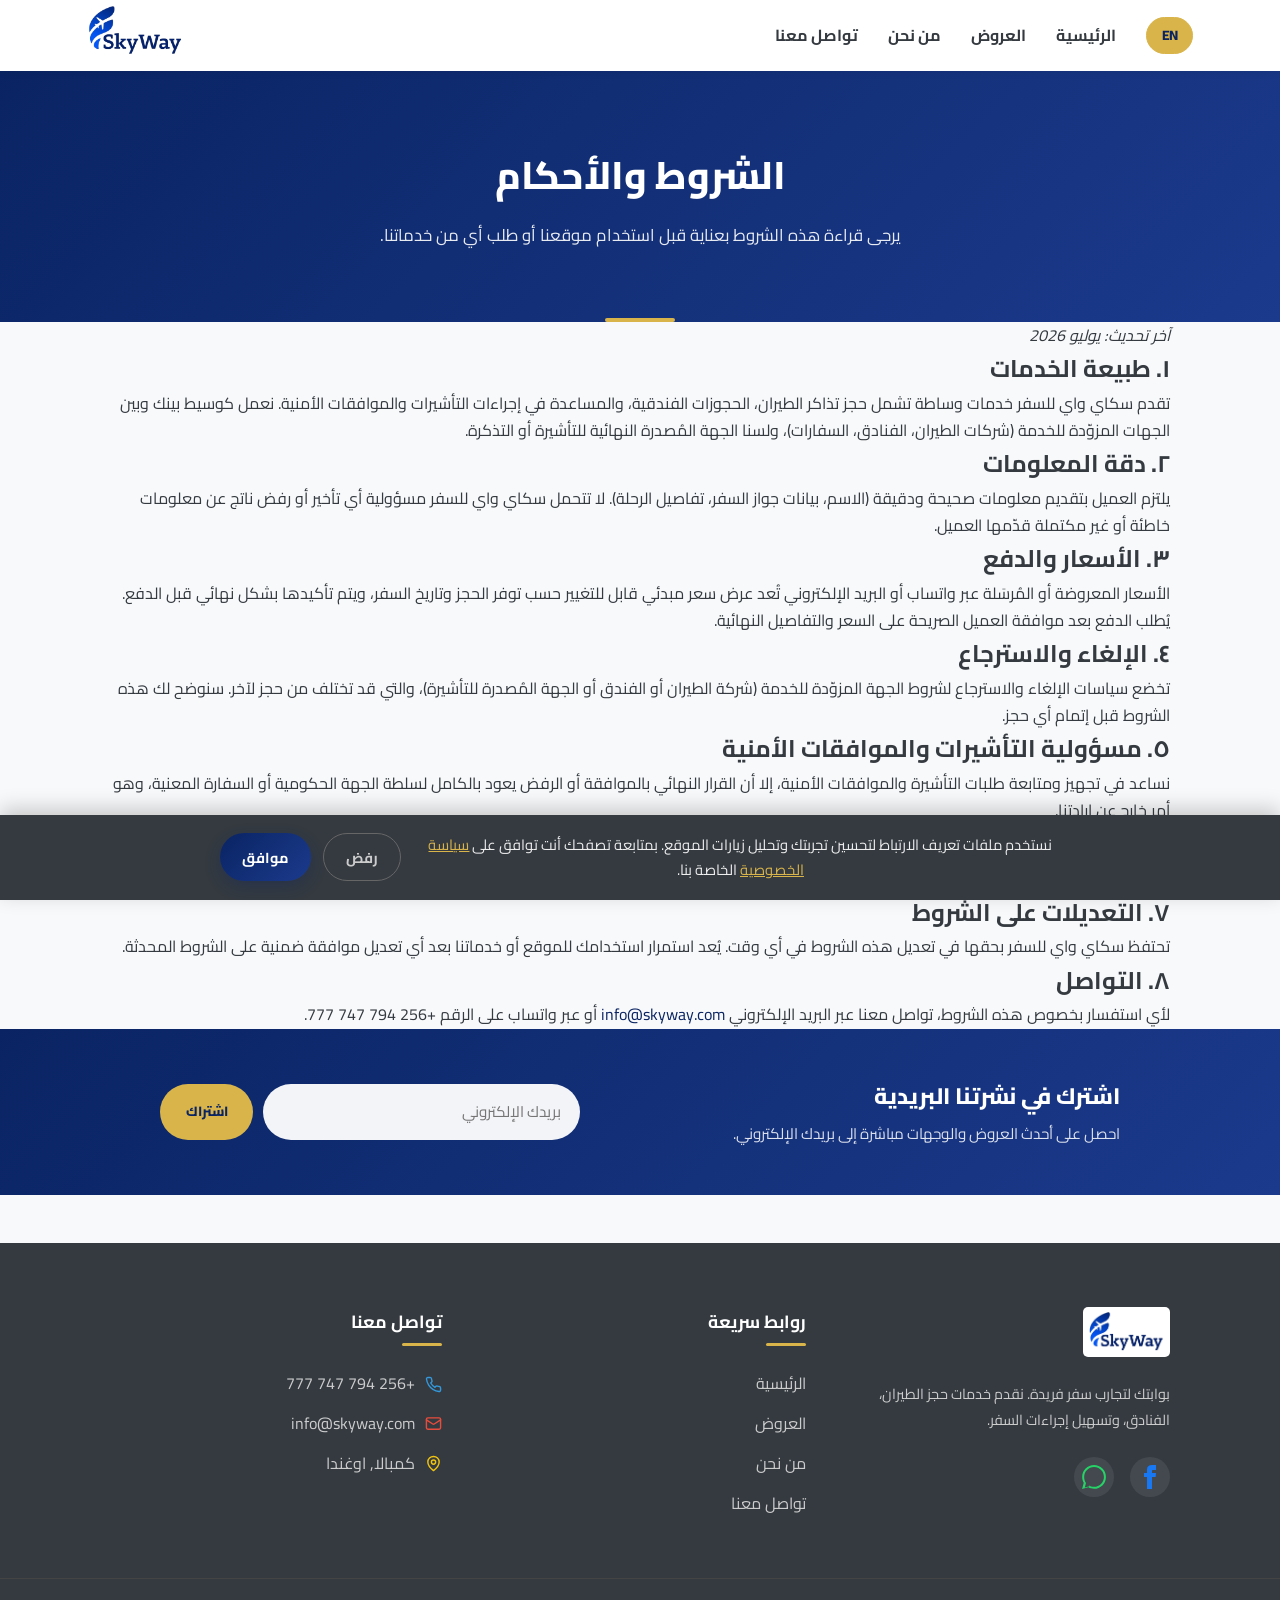
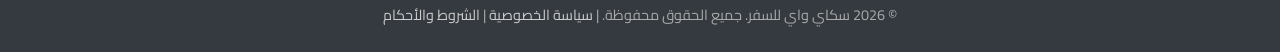
<file: terms.html>
<!DOCTYPE html>
<html lang="ar" dir="rtl">
<head>
    <!-- Google Tag Manager -->
    <script>(function(w,d,s,l,i){w[l]=w[l]||[];w[l].push({'gtm.start':
    new Date().getTime(),event:'gtm.js'});var f=d.getElementsByTagName(s)[0],
    j=d.createElement(s),dl=l!='dataLayer'?'&l='+l:'';j.async=true;j.src=
    'https://www.googletagmanager.com/gtm.js?id='+i+dl;f.parentNode.insertBefore(j,f);
    })(window,document,'script','dataLayer','GTM-KSKWF9G5');</script>
    <!-- End Google Tag Manager -->

    <meta charset="UTF-8">
    <meta name="viewport" content="width=device-width, initial-scale=1.0">
    <title>الشروط والأحكام | سكاي واي للسفر</title>
    <meta name="description" content="الشروط والأحكام الخاصة باستخدام موقع وخدمات سكاي واي للسفر.">
    <link rel="canonical" href="https://www.skywayfortravel.com/terms.html">
    <link rel="alternate" hreflang="ar" href="https://www.skywayfortravel.com/terms.html">
    <link rel="alternate" hreflang="en" href="https://www.skywayfortravel.com/en/terms.html">
    <link rel="alternate" hreflang="x-default" href="https://www.skywayfortravel.com/terms.html">
    <meta name="robots" content="noindex, follow">
    <!-- ربط ملف الأنماط الرئيسي -->
    <link rel="stylesheet" href="assets/css/style.css">
    <link rel="stylesheet" href="assets/css/menu-style.css">
    <link rel="icon" type="image/x-icon" href="favicon.ico">
</head>
<body>
    <!-- Google Tag Manager (noscript) -->
    <noscript><iframe src="https://www.googletagmanager.com/ns.html?id=GTM-KSKWF9G5"
    height="0" width="0" style="display:none;visibility:hidden"></iframe></noscript>
    <!-- End Google Tag Manager (noscript) -->

    <!-- شريط إشعار ملفات تعريف الارتباط -->
    <div class="cookie-banner" id="cookie-banner" role="region" aria-label="إشعار ملفات تعريف الارتباط">
        <p>نستخدم ملفات تعريف الارتباط لتحسين تجربتك وتحليل زيارات الموقع. بمتابعة تصفحك أنت توافق على <a href="privacy-policy.html">سياسة الخصوصية</a> الخاصة بنا.</p>
        <div class="cookie-banner-actions">
            <button type="button" class="cookie-btn cookie-btn-decline" id="cookie-decline">رفض</button>
            <button type="button" class="cookie-btn cookie-btn-accept" id="cookie-accept">موافق</button>
        </div>
    </div>


    <!-- شاشة التحميل -->
    <div class="preloader" aria-hidden="true">
        <svg class="preloader-plane" viewBox="0 0 24 24" fill="currentColor" xmlns="http://www.w3.org/2000/svg">
            <path d="M21 16v-2l-8-5V3.5c0-.83-.67-1.5-1.5-1.5S10 2.67 10 3.5V9l-8 5v2l8-2.5V19l-2.5 1.5V22l4-1.5 4 1.5v-1.5L13 19v-5.5l8 2.5z"/>
        </svg>
    </div>

    <!-- شريط تقدم التمرير -->
    <div class="scroll-progress"></div>

    <!-- قسم الترويسة (الهيدر) -->
    <header class="main-header">
        <nav class="navbar">
            <a href="index.html" class="logo logo-mobile-only">
                <img src="assets/images/logo2.png" alt="شعار سكاي واي للسفر">
            </a>
            <ul class="nav-links">
                <li class="nav-lang-item"><a href="en/terms.html" class="lang-switch">EN</a></li>
                <li><a href="index.html">الرئيسية</a></li>
                <li><a href="offers.html">العروض</a></li>
                <li><a href="about.html">من نحن</a></li>
                <li><a href="index.html#contact">تواصل معنا</a></li>
                <li class="nav-social-mobile">
                    <a href="https://www.facebook.com/share/1LJ4h5y8WU/?mibextid=wwXIfr" target="_blank" rel="noopener noreferrer" aria-label="Facebook"><svg xmlns="http://www.w3.org/2000/svg" width="24" height="24" viewBox="0 0 24 24" fill="currentColor"><path d="M9 8h-3v4h3v12h5v-12h3.642l.358-4h-4v-1.667c0-.955.192-1.333 1.115-1.333h2.885v-5h-3.808c-3.596 0-5.192 1.583-5.192 4.615v3.385z"/></svg></a>
                    <a href="https://wa.me/256794747777" target="_blank" rel="noopener noreferrer" aria-label="WhatsApp"><svg xmlns="http://www.w3.org/2000/svg" width="24" height="24" viewBox="0 0 24 24" fill="currentColor"><path d="M.057 24l1.687-6.163c-1.041-1.804-1.588-3.849-1.587-5.946.003-6.556 5.338-11.891 11.893-11.891 3.181.001 6.167 1.24 8.413 3.488 2.245 2.248 3.481 5.236 3.48 8.414-.003 6.557-5.338 11.892-11.894 11.892-1.99-.001-3.951-.5-5.688-1.448l-6.305 1.654zm6.597-3.807c1.676.995 3.276 1.591 5.392 1.592 5.448 0 9.886-4.434 9.889-9.885.002-5.462-4.415-9.89-9.881-9.892-5.452 0-9.887 4.434-9.889 9.884-.001 2.225.651 4.315 1.847 6.061l-1.219 4.446 4.62-1.217z"/></svg></a>
                </li>
                <li class="nav-logo-item">
                    <a href="index.html" class="logo">
                        <img src="assets/images/logo2.png" alt="شعار سكاي واي للسفر">
                    </a>
                </li>
            </ul>
            <!-- أيقونة القائمة (Hamburger) -->
            <button class="hamburger-menu" type="button" aria-label="فتح قائمة التنقل" aria-expanded="false">
                <span class="bar"></span>
                <span class="bar"></span>
                <span class="bar"></span>
            </button>
        </nav>
    </header>

    <!-- المحتوى الرئيسي للصفحة -->
    <main>
        <section class="page-header">
            <h1>الشروط والأحكام</h1>
            <p>يرجى قراءة هذه الشروط بعناية قبل استخدام موقعنا أو طلب أي من خدماتنا.</p>
        </section>

        <section class="about-content">
            <div class="container">
                <p class="reveal"><em>آخر تحديث: يوليو 2026</em></p>

                <h2 class="reveal">١. طبيعة الخدمات</h2>
                <p class="reveal">تقدم سكاي واي للسفر خدمات وساطة تشمل حجز تذاكر الطيران، الحجوزات الفندقية، والمساعدة في إجراءات التأشيرات والموافقات الأمنية. نعمل كوسيط بينك وبين الجهات المزوّدة للخدمة (شركات الطيران، الفنادق، السفارات)، ولسنا الجهة المُصدرة النهائية للتأشيرة أو التذكرة.</p>

                <h2 class="reveal">٢. دقة المعلومات</h2>
                <p class="reveal">يلتزم العميل بتقديم معلومات صحيحة ودقيقة (الاسم، بيانات جواز السفر، تفاصيل الرحلة). لا تتحمل سكاي واي للسفر مسؤولية أي تأخير أو رفض ناتج عن معلومات خاطئة أو غير مكتملة قدّمها العميل.</p>

                <h2 class="reveal">٣. الأسعار والدفع</h2>
                <p class="reveal">الأسعار المعروضة أو المُرسَلة عبر واتساب أو البريد الإلكتروني تُعد عرض سعر مبدئي قابل للتغيير حسب توفر الحجز وتاريخ السفر، ويتم تأكيدها بشكل نهائي قبل الدفع. يُطلب الدفع بعد موافقة العميل الصريحة على السعر والتفاصيل النهائية.</p>

                <h2 class="reveal">٤. الإلغاء والاسترجاع</h2>
                <p class="reveal">تخضع سياسات الإلغاء والاسترجاع لشروط الجهة المزوّدة للخدمة (شركة الطيران أو الفندق أو الجهة المُصدرة للتأشيرة)، والتي قد تختلف من حجز لآخر. سنوضح لك هذه الشروط قبل إتمام أي حجز.</p>

                <h2 class="reveal">٥. مسؤولية التأشيرات والموافقات الأمنية</h2>
                <p class="reveal">نساعد في تجهيز ومتابعة طلبات التأشيرة والموافقات الأمنية، إلا أن القرار النهائي بالموافقة أو الرفض يعود بالكامل لسلطة الجهة الحكومية أو السفارة المعنية، وهو أمر خارج عن إرادتنا.</p>

                <h2 class="reveal">٦. الملكية الفكرية</h2>
                <p class="reveal">جميع محتويات هذا الموقع (النصوص، الشعار، الصور، التصميم) مملوكة لسكاي واي للسفر، ولا يجوز نسخها أو إعادة استخدامها دون إذن كتابي مسبق.</p>

                <h2 class="reveal">٧. التعديلات على الشروط</h2>
                <p class="reveal">تحتفظ سكاي واي للسفر بحقها في تعديل هذه الشروط في أي وقت. يُعد استمرار استخدامك للموقع أو خدماتنا بعد أي تعديل موافقة ضمنية على الشروط المحدثة.</p>

                <h2 class="reveal">٨. التواصل</h2>
                <p class="reveal">لأي استفسار بخصوص هذه الشروط، تواصل معنا عبر البريد الإلكتروني <a href="mailto:info@skyway.com">info@skyway.com</a> أو عبر واتساب على الرقم +256 794 747 777.</p>
            </div>
        </section>
    </main>

    <!-- قسم التذييل (الفوتر) -->
    <!-- شريط الاشتراك بالنشرة البريدية -->
    <section class="newsletter-strip" aria-labelledby="newsletter-title">
        <div class="container newsletter-inner">
            <div class="newsletter-text">
                <h3 id="newsletter-title">اشترك في نشرتنا البريدية</h3>
                <p>احصل على أحدث العروض والوجهات مباشرة إلى بريدك الإلكتروني.</p>
            </div>
            <form class="newsletter-form" action="https://formsubmit.co/ahcinbox1@gmail.com" method="POST">
                <input type="text" name="_honey" style="display:none" tabindex="-1" autocomplete="off">
                <input type="hidden" name="_captcha" value="false">
                <input type="hidden" name="_subject" value="اشتراك جديد في النشرة البريدية - سكاي واي للسفر">
                <input type="hidden" name="_template" value="table">
                <input type="email" name="email" required placeholder="بريدك الإلكتروني" aria-label="البريد الإلكتروني للاشتراك">
                <button type="submit">اشتراك</button>
            </form>
        </div>
    </section>

    <footer class="main-footer">
        <div class="container footer-container">
            <!-- قسم العلامة التجارية -->
            <div class="footer-brand">
                <img src="assets/images/logo2.png" alt="شعار سكاي واي للسفر" class="footer-logo">
                <p class="brand-description">
                    بوابتك لتجارب سفر فريدة. نقدم خدمات حجز الطيران، الفنادق، وتسهيل إجراءات السفر.
                </p>
                <div class="footer-social">
                    <a href="https://www.facebook.com/share/1LJ4h5y8WU/?mibextid=wwXIfr" target="_blank" rel="noopener noreferrer" aria-label="Facebook">
                        <svg xmlns="http://www.w3.org/2000/svg" width="24" height="24" viewBox="0 0 24 24" fill="currentColor"><path d="M9 8h-3v4h3v12h5v-12h3.642l.358-4h-4v-1.667c0-.955.192-1.333 1.115-1.333h2.885v-5h-3.808c-3.596 0-5.192 1.583-5.192 4.615v3.385z"/></svg>
                    </a>
                    <a href="https://wa.me/256794747777" target="_blank" rel="noopener noreferrer" aria-label="WhatsApp">
                        <svg xmlns="http://www.w3.org/2000/svg" width="24" height="24" viewBox="0 0 24 24" fill="currentColor"><path d="M.057 24l1.687-6.163c-1.041-1.804-1.588-3.849-1.587-5.946.003-6.556 5.338-11.891 11.893-11.891 3.181.001 6.167 1.24 8.413 3.488 2.245 2.248 3.481 5.236 3.48 8.414-.003 6.557-5.338 11.892-11.894 11.892-1.99-.001-3.951-.5-5.688-1.448l-6.305 1.654zm6.597-3.807c1.676.995 3.276 1.591 5.392 1.592 5.448 0 9.886-4.434 9.889-9.885.002-5.462-4.415-9.89-9.881-9.892-5.452 0-9.887 4.434-9.889 9.884-.001 2.225.651 4.315 1.847 6.061l-1.219 4.446 4.62-1.217z"/></svg>
                    </a>
                </div>
            </div>
            <!-- قسم الروابط السريعة -->
            <nav class="footer-links">
                <h4>روابط سريعة</h4>
                <a href="index.html">الرئيسية</a>
                <a href="offers.html">العروض</a>
                <a href="about.html">من نحن</a>
                <a href="index.html#contact">تواصل معنا</a>
            </nav>
            <!-- قسم معلومات التواصل -->
            <div class="footer-contact">
                <h4>تواصل معنا</h4>
                <a href="tel:+256794747777" class="contact-item">
                    <svg xmlns="http://www.w3.org/2000/svg" width="17" height="17" viewBox="0 0 24 24" fill="none" stroke="currentColor" stroke-width="2" stroke-linecap="round" stroke-linejoin="round"><path d="M22 16.92v3a2 2 0 0 1-2.18 2 19.79 19.79 0 0 1-8.63-3.07 19.5 19.5 0 0 1-6-6 19.79 19.79 0 0 1-3.07-8.67A2 2 0 0 1 4.11 2h3a2 2 0 0 1 2 1.72 12.84 12.84 0 0 0 .7 2.81 2 2 0 0 1-.45 2.11L8.09 9.91a16 16 0 0 0 6 6l1.27-1.27a2 2 0 0 1 2.11-.45 12.84 12.84 0 0 0 2.81.7A2 2 0 0 1 22 16.92z"></path></svg>
                    <span>+256 794 747 777</span>
                </a>
                <a href="mailto:info@skyway.com" class="contact-item">
                    <svg xmlns="http://www.w3.org/2000/svg" width="17" height="17" viewBox="0 0 24 24" fill="none" stroke="currentColor" stroke-width="2" stroke-linecap="round" stroke-linejoin="round"><rect x="2" y="4" width="20" height="16" rx="2"></rect><path d="m22 7-8.97 5.7a1.94 1.94 0 0 1-2.06 0L2 7"></path></svg>
                    <span>info@skyway.com</span>
                </a>
                <span class="contact-item location-item">
                    <svg xmlns="http://www.w3.org/2000/svg" width="17" height="17" viewBox="0 0 24 24" fill="none" stroke="currentColor" stroke-width="2" stroke-linecap="round" stroke-linejoin="round"><path d="M20 10c0 6-8 12-8 12s-8-6-8-12a8 8 0 0 1 16 0Z"></path><circle cx="12" cy="10" r="3"></circle></svg>
                    <span>كمبالا, اوغندا</span>
                </span>
            </div>
        </div>
        <div class="footer-bottom">
            <p>&copy; 2026 سكاي واي للسفر. جميع الحقوق محفوظة. | <a href="privacy-policy.html">سياسة الخصوصية</a> | <a href="terms.html">الشروط والأحكام</a></p>
        </div>
    </footer>

    <!-- زر العودة إلى الأعلى -->
    <button class="back-to-top" aria-label="العودة للأعلى">
        <svg viewBox="0 0 24 24" fill="none" stroke="currentColor" stroke-width="2.5" stroke-linecap="round" stroke-linejoin="round">
            <path d="M12 19V5"></path>
            <path d="M5 12l7-7 7 7"></path>
        </svg>
    </button>

    <script src="assets/js/main.js"></script>
    <script src="assets/js/animation.js"></script>
</body>
</html>
</file>
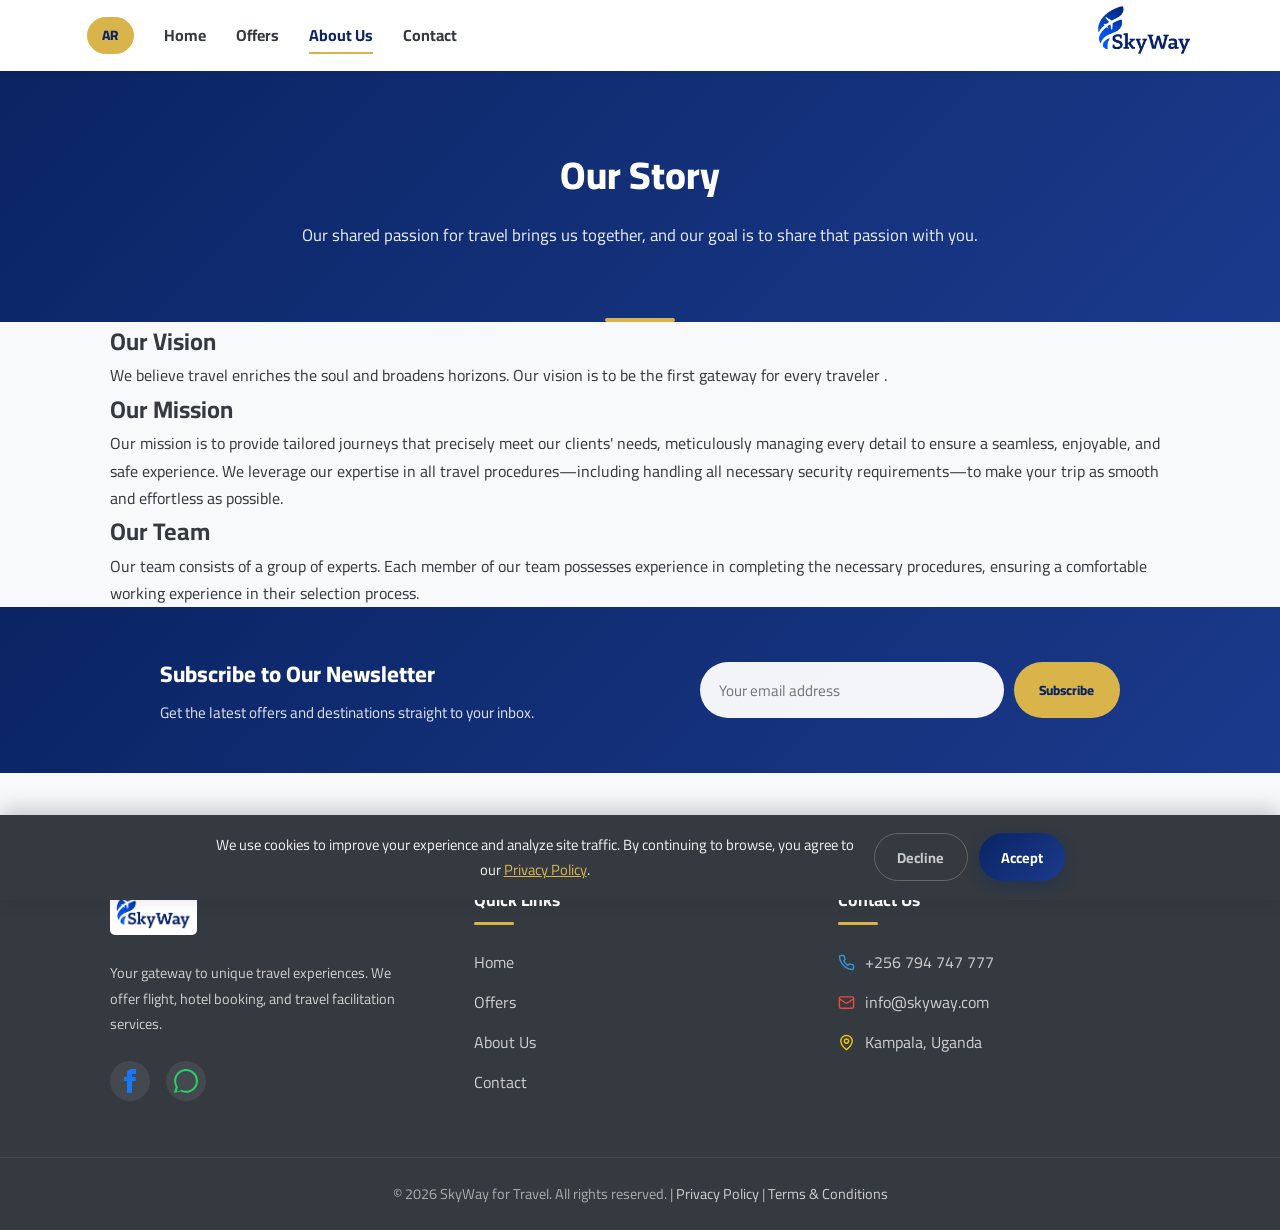
<file: en/about.html>
<!DOCTYPE html>
<html lang="en" dir="ltr">
<head>
    <!-- Google Tag Manager -->
    <script>(function(w,d,s,l,i){w[l]=w[l]||[];w[l].push({'gtm.start':
    new Date().getTime(),event:'gtm.js'});var f=d.getElementsByTagName(s)[0],
    j=d.createElement(s),dl=l!='dataLayer'?'&l='+l:'';j.async=true;j.src=
    'https://www.googletagmanager.com/gtm.js?id='+i+dl;f.parentNode.insertBefore(j,f);
    })(window,document,'script','dataLayer','GTM-KSKWF9G5');</script>
    <!-- End Google Tag Manager -->

    <meta charset="UTF-8">
    <meta name="viewport" content="width=device-width, initial-scale=1.0">
    <title>SkyWay for Travel | About Us</title>
    <meta name="description" content="Learn about SkyWay for Travel's story, our vision, and the team of experts working passionately to make your dream trip come true.">
    <link rel="canonical" href="https://www.skywayfortravel.com/en/about.html">
    <link rel="alternate" hreflang="ar" href="https://www.skywayfortravel.com/about.html">
    <link rel="alternate" hreflang="en" href="https://www.skywayfortravel.com/en/about.html">
    <link rel="alternate" hreflang="x-default" href="https://www.skywayfortravel.com/about.html">
    <!-- Open Graph / Social sharing -->
    <meta property="og:type" content="website">
    <meta property="og:locale" content="en_US">
    <meta property="og:title" content="SkyWay for Travel | About Us">
    <meta property="og:description" content="Learn about SkyWay for Travel's story, our vision, and the team of experts working passionately to make your dream trip come true.">
    <meta property="og:image" content="https://www.skywayfortravel.com/assets/images/logo2.png">
    <meta property="og:url" content="https://www.skywayfortravel.com/en/about.html">
    <meta property="og:site_name" content="SkyWay for Travel">
    <meta name="twitter:card" content="summary_large_image">
    <meta name="twitter:title" content="SkyWay for Travel | About Us">
    <meta name="twitter:description" content="Learn about SkyWay for Travel's story, our vision, and the team of experts working passionately to make your dream trip come true.">
    <meta name="twitter:image" content="https://www.skywayfortravel.com/assets/images/logo2.png">
    <!-- Main stylesheet -->
    <link rel="stylesheet" href="../assets/css/style.css">
    <link rel="stylesheet" href="../assets/css/menu-style.css">
    <link rel="icon" type="image/x-icon" href="../favicon.ico">
</head>
<body>
    <!-- Google Tag Manager (noscript) -->
    <noscript><iframe src="https://www.googletagmanager.com/ns.html?id=GTM-KSKWF9G5"
    height="0" width="0" style="display:none;visibility:hidden"></iframe></noscript>
    <!-- End Google Tag Manager (noscript) -->

    <!-- Cookie consent banner -->
    <div class="cookie-banner" id="cookie-banner" role="region" aria-label="Cookie notice">
        <p>We use cookies to improve your experience and analyze site traffic. By continuing to browse, you agree to our <a href="privacy-policy.html">Privacy Policy</a>.</p>
        <div class="cookie-banner-actions">
            <button type="button" class="cookie-btn cookie-btn-decline" id="cookie-decline">Decline</button>
            <button type="button" class="cookie-btn cookie-btn-accept" id="cookie-accept">Accept</button>
        </div>
    </div>


    <!-- Preloader -->
    <div class="preloader" aria-hidden="true">
        <svg class="preloader-plane" viewBox="0 0 24 24" fill="currentColor" xmlns="http://www.w3.org/2000/svg">
            <path d="M21 16v-2l-8-5V3.5c0-.83-.67-1.5-1.5-1.5S10 2.67 10 3.5V9l-8 5v2l8-2.5V19l-2.5 1.5V22l4-1.5 4 1.5v-1.5L13 19v-5.5l8 2.5z"/>
        </svg>
    </div>

    <!-- Scroll progress bar -->
    <div class="scroll-progress"></div>

    <!-- Header -->
    <header class="main-header">
        <nav class="navbar">
            <a href="index.html" class="logo logo-mobile-only">
                <img src="../assets/images/logo2.png" alt="SkyWay for Travel logo">
            </a>
            <ul class="nav-links">
                <li class="nav-lang-item"><a href="../about.html" class="lang-switch">AR</a></li>
                <li><a href="index.html">Home</a></li>
                <li><a href="offers.html">Offers</a></li>
                <li><a href="about.html" class="active">About Us</a></li>
                <li><a href="index.html#contact">Contact</a></li>
                <li class="nav-social-mobile">
                    <a href="https://www.facebook.com/share/1LJ4h5y8WU/?mibextid=wwXIfr" target="_blank" rel="noopener noreferrer" aria-label="Facebook"><svg xmlns="http://www.w3.org/2000/svg" width="24" height="24" viewBox="0 0 24 24" fill="currentColor"><path d="M9 8h-3v4h3v12h5v-12h3.642l.358-4h-4v-1.667c0-.955.192-1.333 1.115-1.333h2.885v-5h-3.808c-3.596 0-5.192 1.583-5.192 4.615v3.385z"/></svg></a>
                    <a href="https://wa.me/256794747777" target="_blank" rel="noopener noreferrer" aria-label="WhatsApp"><svg xmlns="http://www.w3.org/2000/svg" width="24" height="24" viewBox="0 0 24 24" fill="currentColor"><path d="M.057 24l1.687-6.163c-1.041-1.804-1.588-3.849-1.587-5.946.003-6.556 5.338-11.891 11.893-11.891 3.181.001 6.167 1.24 8.413 3.488 2.245 2.248 3.481 5.236 3.48 8.414-.003 6.557-5.338 11.892-11.894 11.892-1.99-.001-3.951-.5-5.688-1.448l-6.305 1.654zm6.597-3.807c1.676.995 3.276 1.591 5.392 1.592 5.448 0 9.886-4.434 9.889-9.885.002-5.462-4.415-9.89-9.881-9.892-5.452 0-9.887 4.434-9.889 9.884-.001 2.225.651 4.315 1.847 6.061l-1.219 4.446 4.62-1.217z"/></svg></a>
                </li>
                <li class="nav-logo-item">
                    <a href="index.html" class="logo">
                        <img src="../assets/images/logo2.png" alt="SkyWay for Travel logo">
                    </a>
                </li>
            </ul>
            <button class="hamburger-menu" type="button" aria-label="Toggle navigation menu" aria-expanded="false">
                <span class="bar"></span>
                <span class="bar"></span>
                <span class="bar"></span>
            </button>
        </nav>
    </header>

    <!-- Main content -->
    <main>
        <section class="page-header">
            <h1>Our Story</h1>
            <p>Our shared passion for travel brings us together, and our goal is to share that passion with you.</p>
        </section>

        <section class="about-content">
            <div class="container">
                <h2 class="reveal">Our Vision</h2>
                <p class="reveal">We believe travel enriches the soul and broadens horizons. Our vision is to be the first gateway for every traveler .</p>

                <h2 class="reveal">Our Mission</h2>
                <p class="reveal">Our mission is to provide tailored journeys that precisely meet our clients' needs, meticulously managing every detail to ensure a seamless, enjoyable, and safe experience. We leverage our expertise in all travel procedures—including handling all necessary security requirements—to make your trip as smooth and effortless as possible.</p>

                <h2 class="reveal">Our Team</h2>
                <p class="reveal">Our team consists of a group of experts. Each member of our team possesses experience in completing the necessary procedures, ensuring a comfortable working experience in their selection process.</p>
            </div>
        </section>
    </main>

    <!-- Newsletter signup -->
    <section class="newsletter-strip" aria-labelledby="newsletter-title">
        <div class="container newsletter-inner">
            <div class="newsletter-text">
                <h3 id="newsletter-title">Subscribe to Our Newsletter</h3>
                <p>Get the latest offers and destinations straight to your inbox.</p>
            </div>
            <form class="newsletter-form" action="https://formsubmit.co/ahcinbox1@gmail.com" method="POST">
                <input type="text" name="_honey" style="display:none" tabindex="-1" autocomplete="off">
                <input type="hidden" name="_captcha" value="false">
                <input type="hidden" name="_subject" value="New newsletter subscription - SkyWay for Travel (EN)">
                <input type="hidden" name="_template" value="table">
                <input type="email" name="email" required placeholder="Your email address" aria-label="Email address for subscription">
                <button type="submit">Subscribe</button>
            </form>
        </div>
    </section>

    <footer class="main-footer">
        <div class="container footer-container">
            <div class="footer-brand">
                <img src="../assets/images/logo2.png" alt="SkyWay for Travel logo" class="footer-logo">
                <p class="brand-description">
                    Your gateway to unique travel experiences. We offer flight, hotel booking, and travel facilitation services.
                </p>
                <div class="footer-social">
                    <a href="https://www.facebook.com/share/1LJ4h5y8WU/?mibextid=wwXIfr" target="_blank" rel="noopener noreferrer" aria-label="Facebook">
                        <svg xmlns="http://www.w3.org/2000/svg" width="24" height="24" viewBox="0 0 24 24" fill="currentColor"><path d="M9 8h-3v4h3v12h5v-12h3.642l.358-4h-4v-1.667c0-.955.192-1.333 1.115-1.333h2.885v-5h-3.808c-3.596 0-5.192 1.583-5.192 4.615v3.385z"/></svg>
                    </a>
                    <a href="https://wa.me/256794747777" target="_blank" rel="noopener noreferrer" aria-label="WhatsApp">
                        <svg xmlns="http://www.w3.org/2000/svg" width="24" height="24" viewBox="0 0 24 24" fill="currentColor"><path d="M.057 24l1.687-6.163c-1.041-1.804-1.588-3.849-1.587-5.946.003-6.556 5.338-11.891 11.893-11.891 3.181.001 6.167 1.24 8.413 3.488 2.245 2.248 3.481 5.236 3.48 8.414-.003 6.557-5.338 11.892-11.894 11.892-1.99-.001-3.951-.5-5.688-1.448l-6.305 1.654zm6.597-3.807c1.676.995 3.276 1.591 5.392 1.592 5.448 0 9.886-4.434 9.889-9.885.002-5.462-4.415-9.89-9.881-9.892-5.452 0-9.887 4.434-9.889 9.884-.001 2.225.651 4.315 1.847 6.061l-1.219 4.446 4.62-1.217z"/></svg>
                    </a>
                </div>
            </div>
            <nav class="footer-links">
                <h4>Quick Links</h4>
                <a href="index.html">Home</a>
                <a href="offers.html">Offers</a>
                <a href="about.html">About Us</a>
                <a href="index.html#contact">Contact</a>
            </nav>
            <div class="footer-contact">
                <h4>Contact Us</h4>
                <a href="tel:+256794747777" class="contact-item">
                    <svg xmlns="http://www.w3.org/2000/svg" width="17" height="17" viewBox="0 0 24 24" fill="none" stroke="currentColor" stroke-width="2" stroke-linecap="round" stroke-linejoin="round"><path d="M22 16.92v3a2 2 0 0 1-2.18 2 19.79 19.79 0 0 1-8.63-3.07 19.5 19.5 0 0 1-6-6 19.79 19.79 0 0 1-3.07-8.67A2 2 0 0 1 4.11 2h3a2 2 0 0 1 2 1.72 12.84 12.84 0 0 0 .7 2.81 2 2 0 0 1-.45 2.11L8.09 9.91a16 16 0 0 0 6 6l1.27-1.27a2 2 0 0 1 2.11-.45 12.84 12.84 0 0 0 2.81.7A2 2 0 0 1 22 16.92z"></path></svg>
                    <span>+256 794 747 777</span>
                </a>
                <a href="mailto:info@skyway.com" class="contact-item">
                    <svg xmlns="http://www.w3.org/2000/svg" width="17" height="17" viewBox="0 0 24 24" fill="none" stroke="currentColor" stroke-width="2" stroke-linecap="round" stroke-linejoin="round"><rect x="2" y="4" width="20" height="16" rx="2"></rect><path d="m22 7-8.97 5.7a1.94 1.94 0 0 1-2.06 0L2 7"></path></svg>
                    <span>info@skyway.com</span>
                </a>
                <span class="contact-item location-item">
                    <svg xmlns="http://www.w3.org/2000/svg" width="17" height="17" viewBox="0 0 24 24" fill="none" stroke="currentColor" stroke-width="2" stroke-linecap="round" stroke-linejoin="round"><path d="M20 10c0 6-8 12-8 12s-8-6-8-12a8 8 0 0 1 16 0Z"></path><circle cx="12" cy="10" r="3"></circle></svg>
                    <span>Kampala, Uganda</span>
                </span>
            </div>
        </div>
        <div class="footer-bottom">
            <p>&copy; 2026 SkyWay for Travel. All rights reserved. | <a href="privacy-policy.html">Privacy Policy</a> | <a href="terms.html">Terms & Conditions</a></p>
        </div>
    </footer>

    <!-- Back to top button -->
    <button class="back-to-top" aria-label="Back to top">
        <svg viewBox="0 0 24 24" fill="none" stroke="currentColor" stroke-width="2.5" stroke-linecap="round" stroke-linejoin="round">
            <path d="M12 19V5"></path>
            <path d="M5 12l7-7 7 7"></path>
        </svg>
    </button>

    <script src="../assets/js/main.js"></script>
    <script src="../assets/js/animation.js"></script>
</body>
</html>
</file>
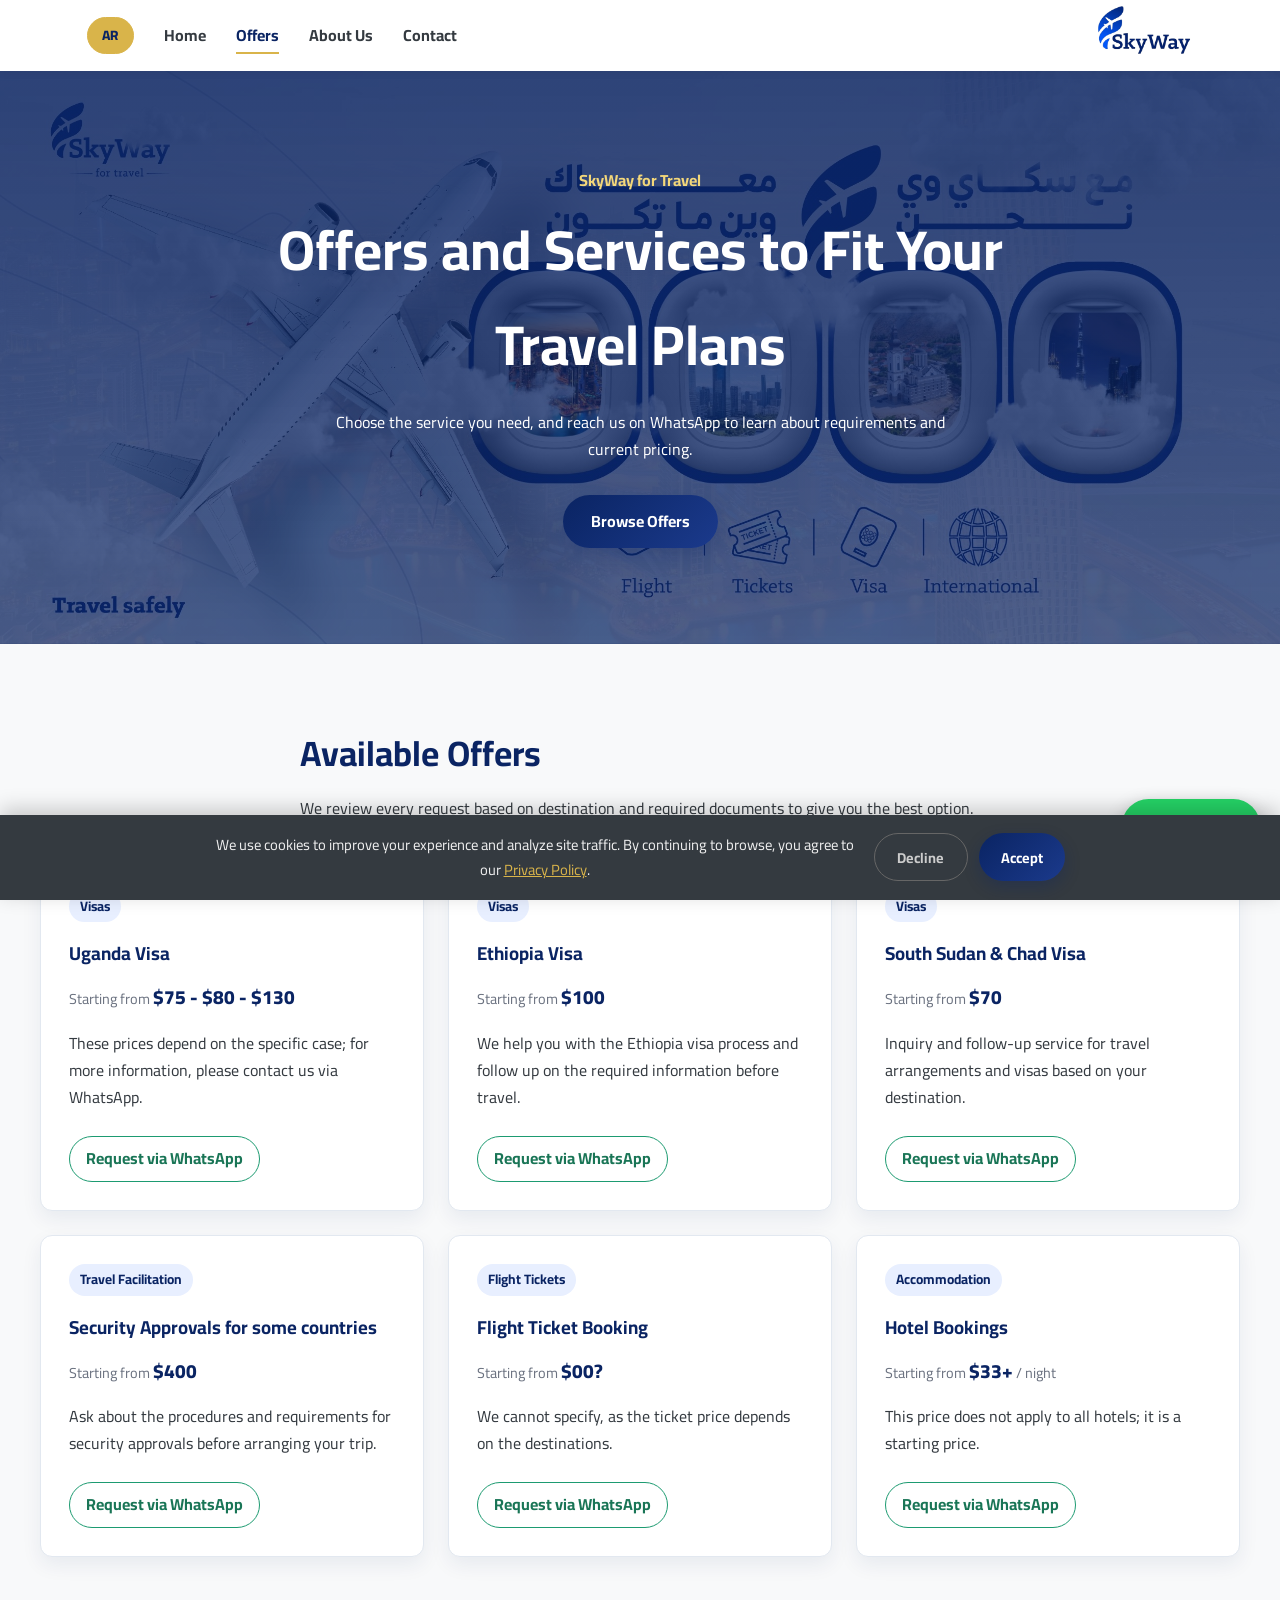
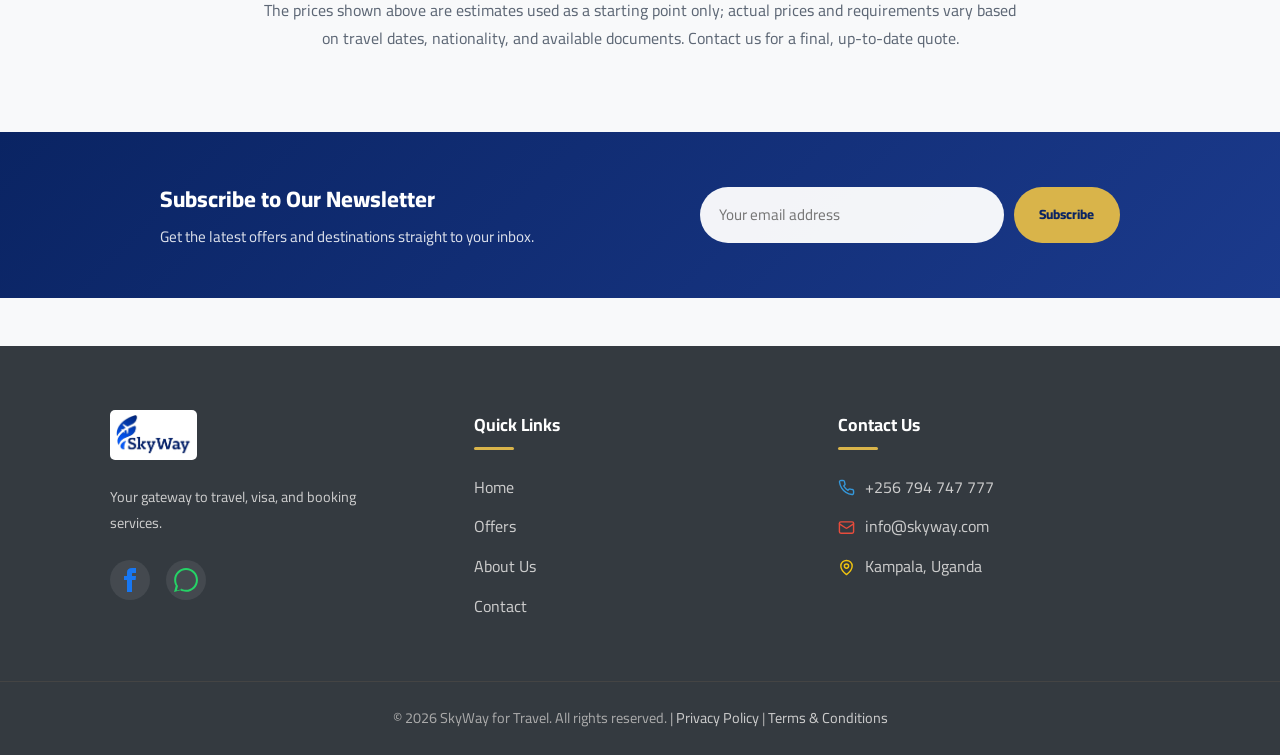
<file: en/offers.html>
<!DOCTYPE html>
<html lang="en" dir="ltr">
<head>
    <!-- Google Tag Manager -->
    <script>(function(w,d,s,l,i){w[l]=w[l]||[];w[l].push({'gtm.start':
    new Date().getTime(),event:'gtm.js'});var f=d.getElementsByTagName(s)[0],
    j=d.createElement(s),dl=l!='dataLayer'?'&l='+l:'';j.async=true;j.src=
    'https://www.googletagmanager.com/gtm.js?id='+i+dl;f.parentNode.insertBefore(j,f);
    })(window,document,'script','dataLayer','GTM-KSKWF9G5');</script>
    <!-- End Google Tag Manager -->

    <meta charset="UTF-8">
    <meta name="viewport" content="width=device-width, initial-scale=1.0">
    <title>Offers | SkyWay for Travel</title>
    <meta name="description" content="Discover SkyWay for Travel's offers for visas, flight tickets, hotel bookings, and travel facilitation services.">
    <link rel="canonical" href="https://www.skywayfortravel.com/en/offers.html">
    <link rel="alternate" hreflang="ar" href="https://www.skywayfortravel.com/offers.html">
    <link rel="alternate" hreflang="en" href="https://www.skywayfortravel.com/en/offers.html">
    <link rel="alternate" hreflang="x-default" href="https://www.skywayfortravel.com/offers.html">
    <!-- Open Graph / Social sharing -->
    <meta property="og:type" content="website">
    <meta property="og:locale" content="en_US">
    <meta property="og:title" content="Offers | SkyWay for Travel">
    <meta property="og:description" content="Discover SkyWay for Travel's offers for visas, flight tickets, hotel bookings, and travel facilitation services.">
    <meta property="og:image" content="https://www.skywayfortravel.com/assets/images/logo2.png">
    <meta property="og:url" content="https://www.skywayfortravel.com/en/offers.html">
    <meta property="og:site_name" content="SkyWay for Travel">
    <meta name="twitter:card" content="summary_large_image">
    <meta name="twitter:title" content="Offers | SkyWay for Travel">
    <meta name="twitter:description" content="Discover SkyWay for Travel's offers for visas, flight tickets, hotel bookings, and travel facilitation services.">
    <meta name="twitter:image" content="https://www.skywayfortravel.com/assets/images/logo2.png">
    <link rel="stylesheet" href="../assets/css/style.css">
    <link rel="stylesheet" href="../assets/css/menu-style.css">
    <link rel="icon" type="image/x-icon" href="../favicon.ico">
</head>
<body>
    <!-- Google Tag Manager (noscript) -->
    <noscript><iframe src="https://www.googletagmanager.com/ns.html?id=GTM-KSKWF9G5"
    height="0" width="0" style="display:none;visibility:hidden"></iframe></noscript>
    <!-- End Google Tag Manager (noscript) -->

    <!-- Cookie consent banner -->
    <div class="cookie-banner" id="cookie-banner" role="region" aria-label="Cookie notice">
        <p>We use cookies to improve your experience and analyze site traffic. By continuing to browse, you agree to our <a href="privacy-policy.html">Privacy Policy</a>.</p>
        <div class="cookie-banner-actions">
            <button type="button" class="cookie-btn cookie-btn-decline" id="cookie-decline">Decline</button>
            <button type="button" class="cookie-btn cookie-btn-accept" id="cookie-accept">Accept</button>
        </div>
    </div>

    <!-- Preloader -->
    <div class="preloader" aria-hidden="true">
        <svg class="preloader-plane" viewBox="0 0 24 24" fill="currentColor" xmlns="http://www.w3.org/2000/svg">
            <path d="M21 16v-2l-8-5V3.5c0-.83-.67-1.5-1.5-1.5S10 2.67 10 3.5V9l-8 5v2l8-2.5V19l-2.5 1.5V22l4-1.5 4 1.5v-1.5L13 19v-5.5l8 2.5z"/>
        </svg>
    </div>

    <!-- Scroll progress bar -->
    <div class="scroll-progress"></div>

    <header class="main-header">
        <nav class="navbar">
            <a href="index.html" class="logo logo-mobile-only">
                <img src="../assets/images/logo2.png" alt="SkyWay for Travel logo">
            </a>
            <ul class="nav-links">
                <li class="nav-lang-item"><a href="../offers.html" class="lang-switch">AR</a></li>
                <li><a href="index.html">Home</a></li>
                <li><a href="offers.html" class="active">Offers</a></li>
                <li><a href="about.html">About Us</a></li>
                <li><a href="index.html#contact">Contact</a></li>
                <li class="nav-social-mobile">
                    <a href="https://www.facebook.com/share/1LJ4h5y8WU/?mibextid=wwXIfr" target="_blank" rel="noopener noreferrer" aria-label="Facebook">Facebook</a>
                    <a href="https://wa.me/256794747777" target="_blank" rel="noopener noreferrer" aria-label="WhatsApp">WhatsApp</a>
                </li>
                <li class="nav-logo-item">
                    <a href="index.html" class="logo">
                        <img src="../assets/images/logo2.png" alt="SkyWay for Travel logo">
                    </a>
                </li>
            </ul>
            <button class="hamburger-menu" type="button" aria-label="Toggle navigation menu" aria-expanded="false"><span class="bar"></span><span class="bar"></span><span class="bar"></span></button>
        </nav>
    </header>

    <main>
        <section class="offers-hero">
            <p class="eyebrow">SkyWay for Travel</p>
            <h1>Offers and Services to Fit Your Travel Plans</h1>
            <p>Choose the service you need, and reach us on WhatsApp to learn about requirements and current pricing.</p>
            <a class="cta-button" href="#offers-list">Browse Offers</a>
        </section>

        <section id="offers-list" class="offers-section" aria-labelledby="offers-title">
            <div class="section-intro reveal">
                <h2 id="offers-title">Available Offers</h2>
                <p>We review every request based on destination and required documents to give you the best option.</p>
            </div>
            <div class="offers-grid">
                <article class="offer-card reveal">
                    <span class="offer-tag">Visas</span>
                    <h3>Uganda Visa</h3>
                    <p class="offer-price">Starting from <strong>$75 - $80 - $130</strong></p>
                    <p>These prices depend on the specific case; for more information, please contact us via WhatsApp.</p>
                    <a class="service-inquiry" href="https://wa.me/256794747777?text=I'd%20like%20to%20ask%20about%20the%20Uganda%20visa" target="_blank" rel="noopener noreferrer">Request via WhatsApp</a>
                </article>
                <article class="offer-card reveal">
                    <span class="offer-tag">Visas</span>
                    <h3>Ethiopia Visa</h3>
                    <p class="offer-price">Starting from <strong>$100</strong></p>
                    <p>We help you with the Ethiopia visa process and follow up on the required information before travel.</p>
                    <a class="service-inquiry" href="https://wa.me/256794747777?text=I'd%20like%20to%20ask%20about%20the%20Ethiopia%20visa" target="_blank" rel="noopener noreferrer">Request via WhatsApp</a>
                </article>
                <article class="offer-card reveal">
                    <span class="offer-tag">Visas</span>
                    <h3>South Sudan & Chad Visa</h3>
                    <p class="offer-price">Starting from <strong>$70</strong></p>
                    <p>Inquiry and follow-up service for travel arrangements and visas based on your destination.</p>
                    <a class="service-inquiry" href="https://wa.me/256794747777?text=I'd%20like%20to%20ask%20about%20South%20Sudan%20or%20Chad%20visa" target="_blank" rel="noopener noreferrer">Request via WhatsApp</a>
                </article>
                <article class="offer-card reveal">
                    <span class="offer-tag">Travel Facilitation</span>
                    <h3>Security Approvals for some countries</h3>
                    <p class="offer-price">Starting from <strong>$400</strong></p>
                    <p>Ask about the procedures and requirements for security approvals before arranging your trip.</p>
                    <a class="service-inquiry" href="https://wa.me/256794747777?text=I'd%20like%20to%20ask%20about%20security%20approvals%20for%20Egypt%20or%20Libya" target="_blank" rel="noopener noreferrer">Request via WhatsApp</a>
                </article>
                <article class="offer-card reveal">
                    <span class="offer-tag">Flight Tickets</span>
                    <h3>Flight Ticket Booking</h3>
                    <p class="offer-price">Starting from <strong>$00?</strong></p>
                    <p>We cannot specify, as the ticket price depends on the destinations.</p>
                    <a class="service-inquiry" href="https://wa.me/256794747777?text=I'd%20like%20to%20ask%20about%20flight%20ticket%20booking" target="_blank" rel="noopener noreferrer">Request via WhatsApp</a>
                </article>
                <article class="offer-card reveal">
                    <span class="offer-tag">Accommodation</span>
                    <h3>Hotel Bookings</h3>
                    <p class="offer-price">Starting from <strong>$33+</strong> / night</p>
                    <p>This price does not apply to all hotels; it is a starting price.</p>
                    <a class="service-inquiry" href="https://wa.me/256794747777?text=I'd%20like%20to%20ask%20about%20hotel%20booking" target="_blank" rel="noopener noreferrer">Request via WhatsApp</a>
                </article>
            </div>
            <p class="offers-note">The prices shown above are estimates used as a starting point only; actual prices and requirements vary based on travel dates, nationality, and available documents. Contact us for a final, up-to-date quote.</p>
        </section>
    </main>

    <!-- Newsletter signup -->
    <section class="newsletter-strip" aria-labelledby="newsletter-title">
        <div class="container newsletter-inner">
            <div class="newsletter-text">
                <h3 id="newsletter-title">Subscribe to Our Newsletter</h3>
                <p>Get the latest offers and destinations straight to your inbox.</p>
            </div>
            <form class="newsletter-form" action="https://formsubmit.co/ahcinbox1@gmail.com" method="POST">
                <input type="text" name="_honey" style="display:none" tabindex="-1" autocomplete="off">
                <input type="hidden" name="_captcha" value="false">
                <input type="hidden" name="_subject" value="New newsletter subscription - SkyWay for Travel (EN)">
                <input type="hidden" name="_template" value="table">
                <input type="email" name="email" required placeholder="Your email address" aria-label="Email address for subscription">
                <button type="submit">Subscribe</button>
            </form>
        </div>
    </section>

    <footer class="main-footer">
        <div class="container footer-container">
            <div class="footer-brand">
                <img src="../assets/images/logo2.png" alt="SkyWay for Travel logo" class="footer-logo">
                <p class="brand-description">Your gateway to travel, visa, and booking services.</p>
                <div class="footer-social">
                    <a href="https://www.facebook.com/share/1LJ4h5y8WU/?mibextid=wwXIfr" target="_blank" rel="noopener noreferrer" aria-label="Facebook">
                        <svg xmlns="http://www.w3.org/2000/svg" width="24" height="24" viewBox="0 0 24 24" fill="currentColor" aria-hidden="true"><path d="M9 8h-3v4h3v12h5v-12h3.642l.358-4h-4v-1.667c0-.955.192-1.333 1.115-1.333h2.885v-5h-3.808c-3.596 0-5.192 1.583-5.192 4.615v3.385z"></path></svg>
                    </a>
                    <a href="https://wa.me/256794747777" target="_blank" rel="noopener noreferrer" aria-label="WhatsApp">
                        <svg xmlns="http://www.w3.org/2000/svg" width="24" height="24" viewBox="0 0 24 24" fill="currentColor" aria-hidden="true"><path d="M.057 24l1.687-6.163c-1.041-1.804-1.588-3.849-1.587-5.946.003-6.556 5.338-11.891 11.893-11.891 3.181.001 6.167 1.24 8.413 3.488 2.245 2.248 3.481 5.236 3.48 8.414-.003 6.557-5.338 11.892-11.894 11.892-1.99-.001-3.951-.5-5.688-1.448l-6.305 1.654zm6.597-3.807c1.676.995 3.276 1.591 5.392 1.592 5.448 0 9.886-4.434 9.889-9.885.002-5.462-4.415-9.89-9.881-9.892-5.452 0-9.887 4.434-9.889 9.884-.001 2.225.651 4.315 1.847 6.061l-1.219 4.446 4.62-1.217z"></path></svg>
                    </a>
                </div>
            </div>
            <nav class="footer-links" aria-label="Quick links">
                <h4>Quick Links</h4>
                <a href="index.html">Home</a>
                <a href="offers.html">Offers</a>
                <a href="about.html">About Us</a>
                <a href="index.html#contact">Contact</a>
            </nav>
            <div class="footer-contact">
                <h4>Contact Us</h4>
                <a href="tel:+256794747777" class="contact-item">
                    <svg xmlns="http://www.w3.org/2000/svg" width="17" height="17" viewBox="0 0 24 24" fill="none" stroke="currentColor" stroke-width="2" stroke-linecap="round" stroke-linejoin="round" aria-hidden="true"><path d="M22 16.92v3a2 2 0 0 1-2.18 2 19.79 19.79 0 0 1-8.63-3.07 19.5 19.5 0 0 1-6-6 19.79 19.79 0 0 1-3.07-8.67A2 2 0 0 1 4.11 2h3a2 2 0 0 1 2 1.72 12.84 12.84 0 0 0 .7 2.81 2 2 0 0 1-.45 2.11L8.09 9.91a16 16 0 0 0 6 6l1.27-1.27a2 2 0 0 1 2.11-.45 12.84 12.84 0 0 0 2.81.7A2 2 0 0 1 22 16.92z"></path></svg>
                    <span>+256 794 747 777</span>
                </a>
                <a href="mailto:info@skyway.com" class="contact-item">
                    <svg xmlns="http://www.w3.org/2000/svg" width="17" height="17" viewBox="0 0 24 24" fill="none" stroke="currentColor" stroke-width="2" stroke-linecap="round" stroke-linejoin="round" aria-hidden="true"><rect x="2" y="4" width="20" height="16" rx="2"></rect><path d="m22 7-8.97 5.7a1.94 1.94 0 0 1-2.06 0L2 7"></path></svg>
                    <span>info@skyway.com</span>
                </a>
                <span class="contact-item location-item">
                    <svg xmlns="http://www.w3.org/2000/svg" width="17" height="17" viewBox="0 0 24 24" fill="none" stroke="currentColor" stroke-width="2" stroke-linecap="round" stroke-linejoin="round" aria-hidden="true"><path d="M20 10c0 6-8 12-8 12s-8-6-8-12a8 8 0 0 1 16 0Z"></path><circle cx="12" cy="10" r="3"></circle></svg>
                    <span>Kampala, Uganda</span>
                </span>
            </div>
        </div>
        <div class="footer-bottom"><p>&copy; 2026 SkyWay for Travel. All rights reserved. | <a href="privacy-policy.html">Privacy Policy</a> | <a href="terms.html">Terms & Conditions</a></p></div>
    </footer>
    <a class="floating-whatsapp" href="https://wa.me/256794747777?text=Hello%2C%20I'd%20like%20to%20ask%20about%20SkyWay's%20offers" target="_blank" rel="noopener noreferrer" aria-label="Contact us on WhatsApp"><span aria-hidden="true">☏</span><span>WhatsApp</span></a>
    <!-- Back to top button -->
    <button class="back-to-top" aria-label="Back to top">
        <svg viewBox="0 0 24 24" fill="none" stroke="currentColor" stroke-width="2.5" stroke-linecap="round" stroke-linejoin="round">
            <path d="M12 19V5"></path>
            <path d="M5 12l7-7 7 7"></path>
        </svg>
    </button>
    <script src="../assets/js/main.js"></script>
    <script src="../assets/js/animation.js"></script>
</body>
</html>
</file>
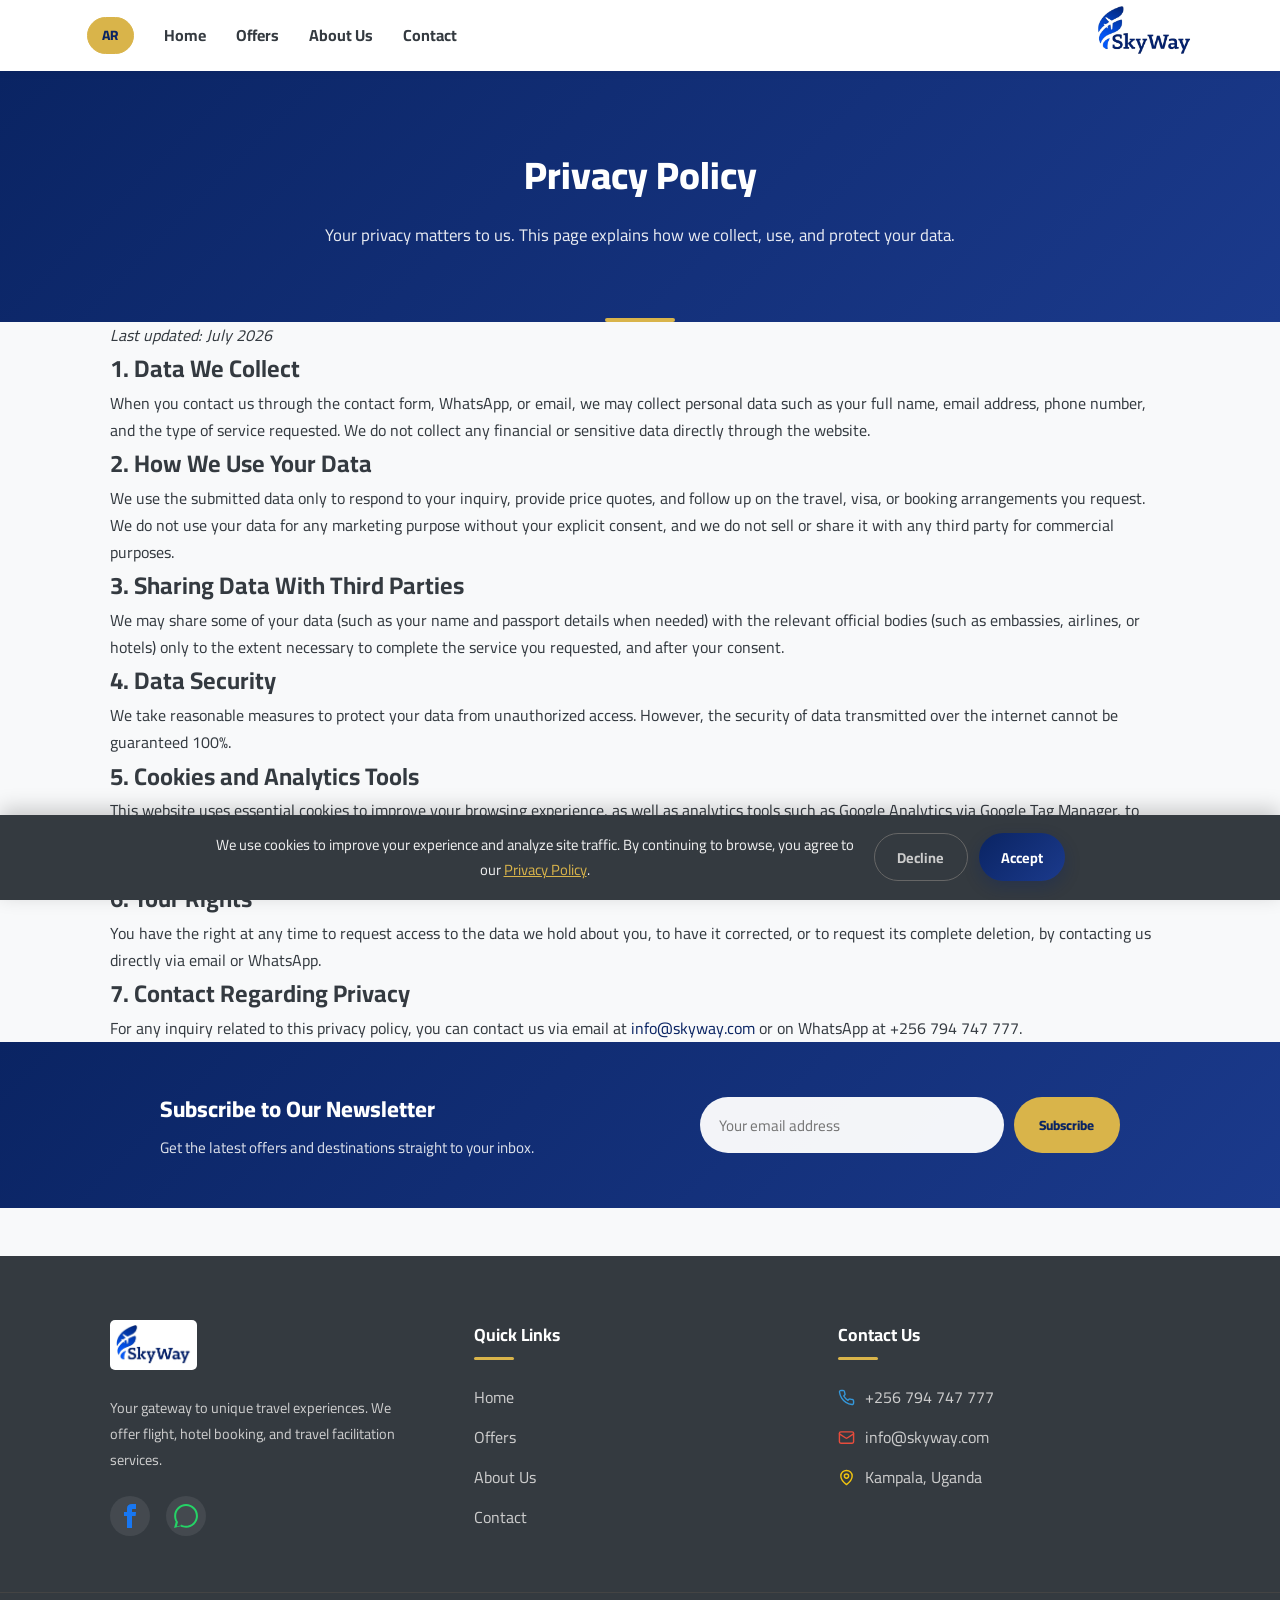
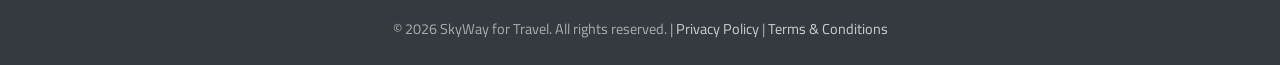
<file: en/privacy-policy.html>
<!DOCTYPE html>
<html lang="en" dir="ltr">
<head>
    <!-- Google Tag Manager -->
    <script>(function(w,d,s,l,i){w[l]=w[l]||[];w[l].push({'gtm.start':
    new Date().getTime(),event:'gtm.js'});var f=d.getElementsByTagName(s)[0],
    j=d.createElement(s),dl=l!='dataLayer'?'&l='+l:'';j.async=true;j.src=
    'https://www.googletagmanager.com/gtm.js?id='+i+dl;f.parentNode.insertBefore(j,f);
    })(window,document,'script','dataLayer','GTM-KSKWF9G5');</script>
    <!-- End Google Tag Manager -->

    <meta charset="UTF-8">
    <meta name="viewport" content="width=device-width, initial-scale=1.0">
    <title>Privacy Policy | SkyWay for Travel</title>
    <meta name="description" content="Privacy policy for the SkyWay for Travel website, and how we collect, use, and protect your personal data.">
    <link rel="canonical" href="https://www.skywayfortravel.com/en/privacy-policy.html">
    <link rel="alternate" hreflang="ar" href="https://www.skywayfortravel.com/privacy-policy.html">
    <link rel="alternate" hreflang="en" href="https://www.skywayfortravel.com/en/privacy-policy.html">
    <link rel="alternate" hreflang="x-default" href="https://www.skywayfortravel.com/privacy-policy.html">
    <meta name="robots" content="noindex, follow">
    <!-- Main stylesheet -->
    <link rel="stylesheet" href="../assets/css/style.css">
    <link rel="stylesheet" href="../assets/css/menu-style.css">
    <link rel="icon" type="image/x-icon" href="../favicon.ico">
</head>
<body>
    <!-- Google Tag Manager (noscript) -->
    <noscript><iframe src="https://www.googletagmanager.com/ns.html?id=GTM-KSKWF9G5"
    height="0" width="0" style="display:none;visibility:hidden"></iframe></noscript>
    <!-- End Google Tag Manager (noscript) -->

    <!-- Cookie consent banner -->
    <div class="cookie-banner" id="cookie-banner" role="region" aria-label="Cookie notice">
        <p>We use cookies to improve your experience and analyze site traffic. By continuing to browse, you agree to our <a href="privacy-policy.html">Privacy Policy</a>.</p>
        <div class="cookie-banner-actions">
            <button type="button" class="cookie-btn cookie-btn-decline" id="cookie-decline">Decline</button>
            <button type="button" class="cookie-btn cookie-btn-accept" id="cookie-accept">Accept</button>
        </div>
    </div>


    <!-- Preloader -->
    <div class="preloader" aria-hidden="true">
        <svg class="preloader-plane" viewBox="0 0 24 24" fill="currentColor" xmlns="http://www.w3.org/2000/svg">
            <path d="M21 16v-2l-8-5V3.5c0-.83-.67-1.5-1.5-1.5S10 2.67 10 3.5V9l-8 5v2l8-2.5V19l-2.5 1.5V22l4-1.5 4 1.5v-1.5L13 19v-5.5l8 2.5z"/>
        </svg>
    </div>

    <!-- Scroll progress bar -->
    <div class="scroll-progress"></div>

    <!-- Header -->
    <header class="main-header">
        <nav class="navbar">
            <a href="index.html" class="logo logo-mobile-only">
                <img src="../assets/images/logo2.png" alt="SkyWay for Travel logo">
            </a>
            <ul class="nav-links">
                <li class="nav-lang-item"><a href="../privacy-policy.html" class="lang-switch">AR</a></li>
                <li><a href="index.html">Home</a></li>
                <li><a href="offers.html">Offers</a></li>
                <li><a href="about.html">About Us</a></li>
                <li><a href="index.html#contact">Contact</a></li>
                <li class="nav-social-mobile">
                    <a href="https://www.facebook.com/share/1LJ4h5y8WU/?mibextid=wwXIfr" target="_blank" rel="noopener noreferrer" aria-label="Facebook"><svg xmlns="http://www.w3.org/2000/svg" width="24" height="24" viewBox="0 0 24 24" fill="currentColor"><path d="M9 8h-3v4h3v12h5v-12h3.642l.358-4h-4v-1.667c0-.955.192-1.333 1.115-1.333h2.885v-5h-3.808c-3.596 0-5.192 1.583-5.192 4.615v3.385z"/></svg></a>
                    <a href="https://wa.me/256794747777" target="_blank" rel="noopener noreferrer" aria-label="WhatsApp"><svg xmlns="http://www.w3.org/2000/svg" width="24" height="24" viewBox="0 0 24 24" fill="currentColor"><path d="M.057 24l1.687-6.163c-1.041-1.804-1.588-3.849-1.587-5.946.003-6.556 5.338-11.891 11.893-11.891 3.181.001 6.167 1.24 8.413 3.488 2.245 2.248 3.481 5.236 3.48 8.414-.003 6.557-5.338 11.892-11.894 11.892-1.99-.001-3.951-.5-5.688-1.448l-6.305 1.654zm6.597-3.807c1.676.995 3.276 1.591 5.392 1.592 5.448 0 9.886-4.434 9.889-9.885.002-5.462-4.415-9.89-9.881-9.892-5.452 0-9.887 4.434-9.889 9.884-.001 2.225.651 4.315 1.847 6.061l-1.219 4.446 4.62-1.217z"/></svg></a>
                </li>
                <li class="nav-logo-item">
                    <a href="index.html" class="logo">
                        <img src="../assets/images/logo2.png" alt="SkyWay for Travel logo">
                    </a>
                </li>
            </ul>
            <button class="hamburger-menu" type="button" aria-label="Toggle navigation menu" aria-expanded="false">
                <span class="bar"></span>
                <span class="bar"></span>
                <span class="bar"></span>
            </button>
        </nav>
    </header>

    <!-- Main content -->
    <main>
        <section class="page-header">
            <h1>Privacy Policy</h1>
            <p>Your privacy matters to us. This page explains how we collect, use, and protect your data.</p>
        </section>

        <section class="about-content">
            <div class="container">
                <p class="reveal"><em>Last updated: July 2026</em></p>

                <h2 class="reveal">1. Data We Collect</h2>
                <p class="reveal">When you contact us through the contact form, WhatsApp, or email, we may collect personal data such as your full name, email address, phone number, and the type of service requested. We do not collect any financial or sensitive data directly through the website.</p>

                <h2 class="reveal">2. How We Use Your Data</h2>
                <p class="reveal">We use the submitted data only to respond to your inquiry, provide price quotes, and follow up on the travel, visa, or booking arrangements you request. We do not use your data for any marketing purpose without your explicit consent, and we do not sell or share it with any third party for commercial purposes.</p>

                <h2 class="reveal">3. Sharing Data With Third Parties</h2>
                <p class="reveal">We may share some of your data (such as your name and passport details when needed) with the relevant official bodies (such as embassies, airlines, or hotels) only to the extent necessary to complete the service you requested, and after your consent.</p>

                <h2 class="reveal">4. Data Security</h2>
                <p class="reveal">We take reasonable measures to protect your data from unauthorized access. However, the security of data transmitted over the internet cannot be guaranteed 100%.</p>

                <h2 class="reveal">5. Cookies and Analytics Tools</h2>
                <p class="reveal">This website uses essential cookies to improve your browsing experience, as well as analytics tools such as Google Analytics via Google Tag Manager, to understand how visitors use the site and to improve our services. These tools may collect non-personal data such as device type, pages visited, and browsing duration. We do not use this data to identify you personally, and you can control or disable cookies from your browser settings at any time.</p>

                <h2 class="reveal">6. Your Rights</h2>
                <p class="reveal">You have the right at any time to request access to the data we hold about you, to have it corrected, or to request its complete deletion, by contacting us directly via email or WhatsApp.</p>

                <h2 class="reveal">7. Contact Regarding Privacy</h2>
                <p class="reveal">For any inquiry related to this privacy policy, you can contact us via email at <a href="mailto:info@skyway.com">info@skyway.com</a> or on WhatsApp at +256 794 747 777.</p>
            </div>
        </section>
    </main>

    <!-- Newsletter signup -->
    <section class="newsletter-strip" aria-labelledby="newsletter-title">
        <div class="container newsletter-inner">
            <div class="newsletter-text">
                <h3 id="newsletter-title">Subscribe to Our Newsletter</h3>
                <p>Get the latest offers and destinations straight to your inbox.</p>
            </div>
            <form class="newsletter-form" action="https://formsubmit.co/ahcinbox1@gmail.com" method="POST">
                <input type="text" name="_honey" style="display:none" tabindex="-1" autocomplete="off">
                <input type="hidden" name="_captcha" value="false">
                <input type="hidden" name="_subject" value="New newsletter subscription - SkyWay for Travel (EN)">
                <input type="hidden" name="_template" value="table">
                <input type="email" name="email" required placeholder="Your email address" aria-label="Email address for subscription">
                <button type="submit">Subscribe</button>
            </form>
        </div>
    </section>

    <footer class="main-footer">
        <div class="container footer-container">
            <div class="footer-brand">
                <img src="../assets/images/logo2.png" alt="SkyWay for Travel logo" class="footer-logo">
                <p class="brand-description">
                    Your gateway to unique travel experiences. We offer flight, hotel booking, and travel facilitation services.
                </p>
                <div class="footer-social">
                    <a href="https://www.facebook.com/share/1LJ4h5y8WU/?mibextid=wwXIfr" target="_blank" rel="noopener noreferrer" aria-label="Facebook">
                        <svg xmlns="http://www.w3.org/2000/svg" width="24" height="24" viewBox="0 0 24 24" fill="currentColor"><path d="M9 8h-3v4h3v12h5v-12h3.642l.358-4h-4v-1.667c0-.955.192-1.333 1.115-1.333h2.885v-5h-3.808c-3.596 0-5.192 1.583-5.192 4.615v3.385z"/></svg>
                    </a>
                    <a href="https://wa.me/256794747777" target="_blank" rel="noopener noreferrer" aria-label="WhatsApp">
                        <svg xmlns="http://www.w3.org/2000/svg" width="24" height="24" viewBox="0 0 24 24" fill="currentColor"><path d="M.057 24l1.687-6.163c-1.041-1.804-1.588-3.849-1.587-5.946.003-6.556 5.338-11.891 11.893-11.891 3.181.001 6.167 1.24 8.413 3.488 2.245 2.248 3.481 5.236 3.48 8.414-.003 6.557-5.338 11.892-11.894 11.892-1.99-.001-3.951-.5-5.688-1.448l-6.305 1.654zm6.597-3.807c1.676.995 3.276 1.591 5.392 1.592 5.448 0 9.886-4.434 9.889-9.885.002-5.462-4.415-9.89-9.881-9.892-5.452 0-9.887 4.434-9.889 9.884-.001 2.225.651 4.315 1.847 6.061l-1.219 4.446 4.62-1.217z"/></svg>
                    </a>
                </div>
            </div>
            <nav class="footer-links">
                <h4>Quick Links</h4>
                <a href="index.html">Home</a>
                <a href="offers.html">Offers</a>
                <a href="about.html">About Us</a>
                <a href="index.html#contact">Contact</a>
            </nav>
            <div class="footer-contact">
                <h4>Contact Us</h4>
                <a href="tel:+256794747777" class="contact-item">
                    <svg xmlns="http://www.w3.org/2000/svg" width="17" height="17" viewBox="0 0 24 24" fill="none" stroke="currentColor" stroke-width="2" stroke-linecap="round" stroke-linejoin="round"><path d="M22 16.92v3a2 2 0 0 1-2.18 2 19.79 19.79 0 0 1-8.63-3.07 19.5 19.5 0 0 1-6-6 19.79 19.79 0 0 1-3.07-8.67A2 2 0 0 1 4.11 2h3a2 2 0 0 1 2 1.72 12.84 12.84 0 0 0 .7 2.81 2 2 0 0 1-.45 2.11L8.09 9.91a16 16 0 0 0 6 6l1.27-1.27a2 2 0 0 1 2.11-.45 12.84 12.84 0 0 0 2.81.7A2 2 0 0 1 22 16.92z"></path></svg>
                    <span>+256 794 747 777</span>
                </a>
                <a href="mailto:info@skyway.com" class="contact-item">
                    <svg xmlns="http://www.w3.org/2000/svg" width="17" height="17" viewBox="0 0 24 24" fill="none" stroke="currentColor" stroke-width="2" stroke-linecap="round" stroke-linejoin="round"><rect x="2" y="4" width="20" height="16" rx="2"></rect><path d="m22 7-8.97 5.7a1.94 1.94 0 0 1-2.06 0L2 7"></path></svg>
                    <span>info@skyway.com</span>
                </a>
                <span class="contact-item location-item">
                    <svg xmlns="http://www.w3.org/2000/svg" width="17" height="17" viewBox="0 0 24 24" fill="none" stroke="currentColor" stroke-width="2" stroke-linecap="round" stroke-linejoin="round"><path d="M20 10c0 6-8 12-8 12s-8-6-8-12a8 8 0 0 1 16 0Z"></path><circle cx="12" cy="10" r="3"></circle></svg>
                    <span>Kampala, Uganda</span>
                </span>
            </div>
        </div>
        <div class="footer-bottom">
            <p>&copy; 2026 SkyWay for Travel. All rights reserved. | <a href="privacy-policy.html">Privacy Policy</a> | <a href="terms.html">Terms & Conditions</a></p>
        </div>
    </footer>

    <!-- Back to top button -->
    <button class="back-to-top" aria-label="Back to top">
        <svg viewBox="0 0 24 24" fill="none" stroke="currentColor" stroke-width="2.5" stroke-linecap="round" stroke-linejoin="round">
            <path d="M12 19V5"></path>
            <path d="M5 12l7-7 7 7"></path>
        </svg>
    </button>

    <script src="../assets/js/main.js"></script>
    <script src="../assets/js/animation.js"></script>
</body>
</html>
</file>
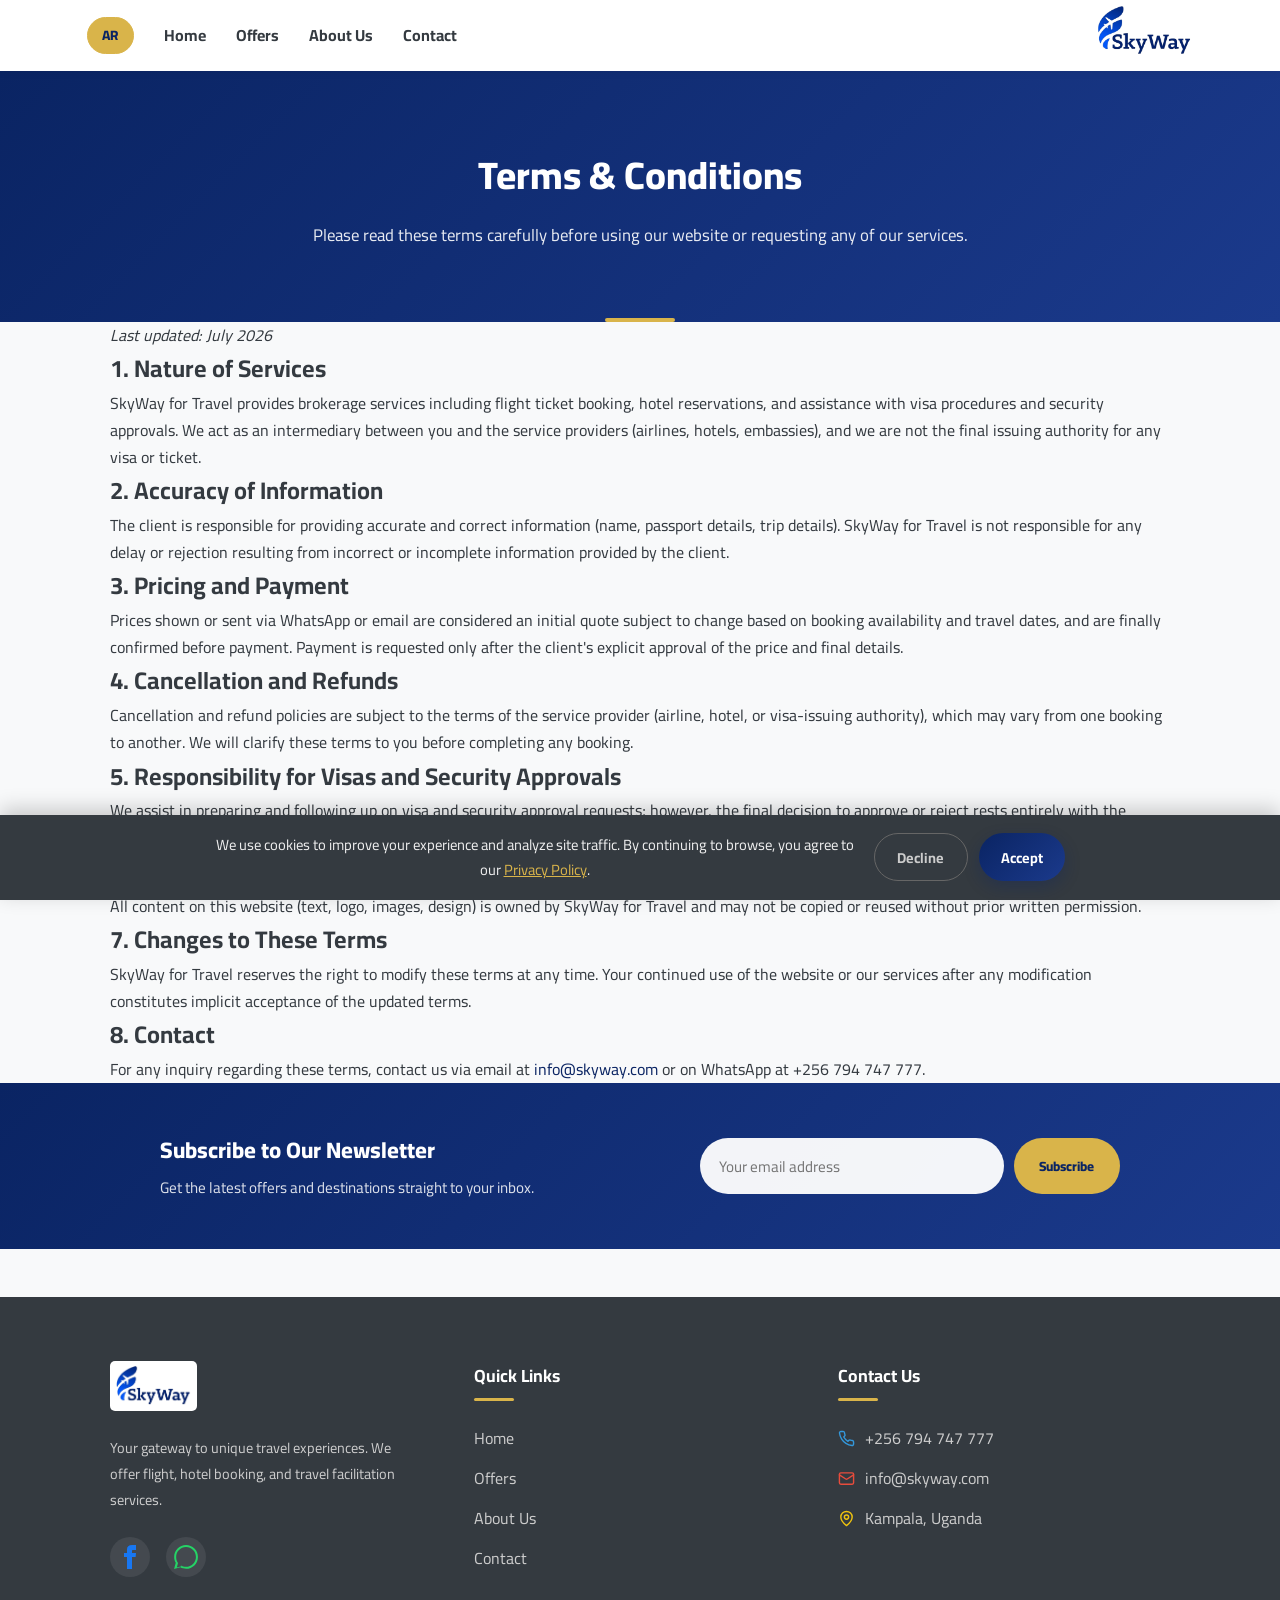
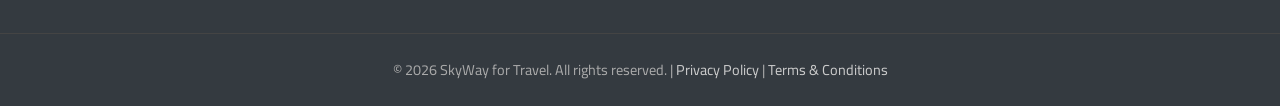
<file: en/terms.html>
<!DOCTYPE html>
<html lang="en" dir="ltr">
<head>
    <!-- Google Tag Manager -->
    <script>(function(w,d,s,l,i){w[l]=w[l]||[];w[l].push({'gtm.start':
    new Date().getTime(),event:'gtm.js'});var f=d.getElementsByTagName(s)[0],
    j=d.createElement(s),dl=l!='dataLayer'?'&l='+l:'';j.async=true;j.src=
    'https://www.googletagmanager.com/gtm.js?id='+i+dl;f.parentNode.insertBefore(j,f);
    })(window,document,'script','dataLayer','GTM-KSKWF9G5');</script>
    <!-- End Google Tag Manager -->

    <meta charset="UTF-8">
    <meta name="viewport" content="width=device-width, initial-scale=1.0">
    <title>Terms & Conditions | SkyWay for Travel</title>
    <meta name="description" content="Terms and conditions for using the SkyWay for Travel website and services.">
    <link rel="canonical" href="https://www.skywayfortravel.com/en/terms.html">
    <link rel="alternate" hreflang="ar" href="https://www.skywayfortravel.com/terms.html">
    <link rel="alternate" hreflang="en" href="https://www.skywayfortravel.com/en/terms.html">
    <link rel="alternate" hreflang="x-default" href="https://www.skywayfortravel.com/terms.html">
    <meta name="robots" content="noindex, follow">
    <!-- Main stylesheet -->
    <link rel="stylesheet" href="../assets/css/style.css">
    <link rel="stylesheet" href="../assets/css/menu-style.css">
    <link rel="icon" type="image/x-icon" href="../favicon.ico">
</head>
<body>
    <!-- Google Tag Manager (noscript) -->
    <noscript><iframe src="https://www.googletagmanager.com/ns.html?id=GTM-KSKWF9G5"
    height="0" width="0" style="display:none;visibility:hidden"></iframe></noscript>
    <!-- End Google Tag Manager (noscript) -->

    <!-- Cookie consent banner -->
    <div class="cookie-banner" id="cookie-banner" role="region" aria-label="Cookie notice">
        <p>We use cookies to improve your experience and analyze site traffic. By continuing to browse, you agree to our <a href="privacy-policy.html">Privacy Policy</a>.</p>
        <div class="cookie-banner-actions">
            <button type="button" class="cookie-btn cookie-btn-decline" id="cookie-decline">Decline</button>
            <button type="button" class="cookie-btn cookie-btn-accept" id="cookie-accept">Accept</button>
        </div>
    </div>


    <!-- Preloader -->
    <div class="preloader" aria-hidden="true">
        <svg class="preloader-plane" viewBox="0 0 24 24" fill="currentColor" xmlns="http://www.w3.org/2000/svg">
            <path d="M21 16v-2l-8-5V3.5c0-.83-.67-1.5-1.5-1.5S10 2.67 10 3.5V9l-8 5v2l8-2.5V19l-2.5 1.5V22l4-1.5 4 1.5v-1.5L13 19v-5.5l8 2.5z"/>
        </svg>
    </div>

    <!-- Scroll progress bar -->
    <div class="scroll-progress"></div>

    <!-- Header -->
    <header class="main-header">
        <nav class="navbar">
            <a href="index.html" class="logo logo-mobile-only">
                <img src="../assets/images/logo2.png" alt="SkyWay for Travel logo">
            </a>
            <ul class="nav-links">
                <li class="nav-lang-item"><a href="../terms.html" class="lang-switch">AR</a></li>
                <li><a href="index.html">Home</a></li>
                <li><a href="offers.html">Offers</a></li>
                <li><a href="about.html">About Us</a></li>
                <li><a href="index.html#contact">Contact</a></li>
                <li class="nav-social-mobile">
                    <a href="https://www.facebook.com/share/1LJ4h5y8WU/?mibextid=wwXIfr" target="_blank" rel="noopener noreferrer" aria-label="Facebook"><svg xmlns="http://www.w3.org/2000/svg" width="24" height="24" viewBox="0 0 24 24" fill="currentColor"><path d="M9 8h-3v4h3v12h5v-12h3.642l.358-4h-4v-1.667c0-.955.192-1.333 1.115-1.333h2.885v-5h-3.808c-3.596 0-5.192 1.583-5.192 4.615v3.385z"/></svg></a>
                    <a href="https://wa.me/256794747777" target="_blank" rel="noopener noreferrer" aria-label="WhatsApp"><svg xmlns="http://www.w3.org/2000/svg" width="24" height="24" viewBox="0 0 24 24" fill="currentColor"><path d="M.057 24l1.687-6.163c-1.041-1.804-1.588-3.849-1.587-5.946.003-6.556 5.338-11.891 11.893-11.891 3.181.001 6.167 1.24 8.413 3.488 2.245 2.248 3.481 5.236 3.48 8.414-.003 6.557-5.338 11.892-11.894 11.892-1.99-.001-3.951-.5-5.688-1.448l-6.305 1.654zm6.597-3.807c1.676.995 3.276 1.591 5.392 1.592 5.448 0 9.886-4.434 9.889-9.885.002-5.462-4.415-9.89-9.881-9.892-5.452 0-9.887 4.434-9.889 9.884-.001 2.225.651 4.315 1.847 6.061l-1.219 4.446 4.62-1.217z"/></svg></a>
                </li>
                <li class="nav-logo-item">
                    <a href="index.html" class="logo">
                        <img src="../assets/images/logo2.png" alt="SkyWay for Travel logo">
                    </a>
                </li>
            </ul>
            <button class="hamburger-menu" type="button" aria-label="Toggle navigation menu" aria-expanded="false">
                <span class="bar"></span>
                <span class="bar"></span>
                <span class="bar"></span>
            </button>
        </nav>
    </header>

    <!-- Main content -->
    <main>
        <section class="page-header">
            <h1>Terms & Conditions</h1>
            <p>Please read these terms carefully before using our website or requesting any of our services.</p>
        </section>

        <section class="about-content">
            <div class="container">
                <p class="reveal"><em>Last updated: July 2026</em></p>

                <h2 class="reveal">1. Nature of Services</h2>
                <p class="reveal">SkyWay for Travel provides brokerage services including flight ticket booking, hotel reservations, and assistance with visa procedures and security approvals. We act as an intermediary between you and the service providers (airlines, hotels, embassies), and we are not the final issuing authority for any visa or ticket.</p>

                <h2 class="reveal">2. Accuracy of Information</h2>
                <p class="reveal">The client is responsible for providing accurate and correct information (name, passport details, trip details). SkyWay for Travel is not responsible for any delay or rejection resulting from incorrect or incomplete information provided by the client.</p>

                <h2 class="reveal">3. Pricing and Payment</h2>
                <p class="reveal">Prices shown or sent via WhatsApp or email are considered an initial quote subject to change based on booking availability and travel dates, and are finally confirmed before payment. Payment is requested only after the client's explicit approval of the price and final details.</p>

                <h2 class="reveal">4. Cancellation and Refunds</h2>
                <p class="reveal">Cancellation and refund policies are subject to the terms of the service provider (airline, hotel, or visa-issuing authority), which may vary from one booking to another. We will clarify these terms to you before completing any booking.</p>

                <h2 class="reveal">5. Responsibility for Visas and Security Approvals</h2>
                <p class="reveal">We assist in preparing and following up on visa and security approval requests; however, the final decision to approve or reject rests entirely with the relevant government authority or embassy, which is beyond our control.</p>

                <h2 class="reveal">6. Intellectual Property</h2>
                <p class="reveal">All content on this website (text, logo, images, design) is owned by SkyWay for Travel and may not be copied or reused without prior written permission.</p>

                <h2 class="reveal">7. Changes to These Terms</h2>
                <p class="reveal">SkyWay for Travel reserves the right to modify these terms at any time. Your continued use of the website or our services after any modification constitutes implicit acceptance of the updated terms.</p>

                <h2 class="reveal">8. Contact</h2>
                <p class="reveal">For any inquiry regarding these terms, contact us via email at <a href="mailto:info@skyway.com">info@skyway.com</a> or on WhatsApp at +256 794 747 777.</p>
            </div>
        </section>
    </main>

    <!-- Newsletter signup -->
    <section class="newsletter-strip" aria-labelledby="newsletter-title">
        <div class="container newsletter-inner">
            <div class="newsletter-text">
                <h3 id="newsletter-title">Subscribe to Our Newsletter</h3>
                <p>Get the latest offers and destinations straight to your inbox.</p>
            </div>
            <form class="newsletter-form" action="https://formsubmit.co/ahcinbox1@gmail.com" method="POST">
                <input type="text" name="_honey" style="display:none" tabindex="-1" autocomplete="off">
                <input type="hidden" name="_captcha" value="false">
                <input type="hidden" name="_subject" value="New newsletter subscription - SkyWay for Travel (EN)">
                <input type="hidden" name="_template" value="table">
                <input type="email" name="email" required placeholder="Your email address" aria-label="Email address for subscription">
                <button type="submit">Subscribe</button>
            </form>
        </div>
    </section>

    <footer class="main-footer">
        <div class="container footer-container">
            <div class="footer-brand">
                <img src="../assets/images/logo2.png" alt="SkyWay for Travel logo" class="footer-logo">
                <p class="brand-description">
                    Your gateway to unique travel experiences. We offer flight, hotel booking, and travel facilitation services.
                </p>
                <div class="footer-social">
                    <a href="https://www.facebook.com/share/1LJ4h5y8WU/?mibextid=wwXIfr" target="_blank" rel="noopener noreferrer" aria-label="Facebook">
                        <svg xmlns="http://www.w3.org/2000/svg" width="24" height="24" viewBox="0 0 24 24" fill="currentColor"><path d="M9 8h-3v4h3v12h5v-12h3.642l.358-4h-4v-1.667c0-.955.192-1.333 1.115-1.333h2.885v-5h-3.808c-3.596 0-5.192 1.583-5.192 4.615v3.385z"/></svg>
                    </a>
                    <a href="https://wa.me/256794747777" target="_blank" rel="noopener noreferrer" aria-label="WhatsApp">
                        <svg xmlns="http://www.w3.org/2000/svg" width="24" height="24" viewBox="0 0 24 24" fill="currentColor"><path d="M.057 24l1.687-6.163c-1.041-1.804-1.588-3.849-1.587-5.946.003-6.556 5.338-11.891 11.893-11.891 3.181.001 6.167 1.24 8.413 3.488 2.245 2.248 3.481 5.236 3.48 8.414-.003 6.557-5.338 11.892-11.894 11.892-1.99-.001-3.951-.5-5.688-1.448l-6.305 1.654zm6.597-3.807c1.676.995 3.276 1.591 5.392 1.592 5.448 0 9.886-4.434 9.889-9.885.002-5.462-4.415-9.89-9.881-9.892-5.452 0-9.887 4.434-9.889 9.884-.001 2.225.651 4.315 1.847 6.061l-1.219 4.446 4.62-1.217z"/></svg>
                    </a>
                </div>
            </div>
            <nav class="footer-links">
                <h4>Quick Links</h4>
                <a href="index.html">Home</a>
                <a href="offers.html">Offers</a>
                <a href="about.html">About Us</a>
                <a href="index.html#contact">Contact</a>
            </nav>
            <div class="footer-contact">
                <h4>Contact Us</h4>
                <a href="tel:+256794747777" class="contact-item">
                    <svg xmlns="http://www.w3.org/2000/svg" width="17" height="17" viewBox="0 0 24 24" fill="none" stroke="currentColor" stroke-width="2" stroke-linecap="round" stroke-linejoin="round"><path d="M22 16.92v3a2 2 0 0 1-2.18 2 19.79 19.79 0 0 1-8.63-3.07 19.5 19.5 0 0 1-6-6 19.79 19.79 0 0 1-3.07-8.67A2 2 0 0 1 4.11 2h3a2 2 0 0 1 2 1.72 12.84 12.84 0 0 0 .7 2.81 2 2 0 0 1-.45 2.11L8.09 9.91a16 16 0 0 0 6 6l1.27-1.27a2 2 0 0 1 2.11-.45 12.84 12.84 0 0 0 2.81.7A2 2 0 0 1 22 16.92z"></path></svg>
                    <span>+256 794 747 777</span>
                </a>
                <a href="mailto:info@skyway.com" class="contact-item">
                    <svg xmlns="http://www.w3.org/2000/svg" width="17" height="17" viewBox="0 0 24 24" fill="none" stroke="currentColor" stroke-width="2" stroke-linecap="round" stroke-linejoin="round"><rect x="2" y="4" width="20" height="16" rx="2"></rect><path d="m22 7-8.97 5.7a1.94 1.94 0 0 1-2.06 0L2 7"></path></svg>
                    <span>info@skyway.com</span>
                </a>
                <span class="contact-item location-item">
                    <svg xmlns="http://www.w3.org/2000/svg" width="17" height="17" viewBox="0 0 24 24" fill="none" stroke="currentColor" stroke-width="2" stroke-linecap="round" stroke-linejoin="round"><path d="M20 10c0 6-8 12-8 12s-8-6-8-12a8 8 0 0 1 16 0Z"></path><circle cx="12" cy="10" r="3"></circle></svg>
                    <span>Kampala, Uganda</span>
                </span>
            </div>
        </div>
        <div class="footer-bottom">
            <p>&copy; 2026 SkyWay for Travel. All rights reserved. | <a href="privacy-policy.html">Privacy Policy</a> | <a href="terms.html">Terms & Conditions</a></p>
        </div>
    </footer>

    <!-- Back to top button -->
    <button class="back-to-top" aria-label="Back to top">
        <svg viewBox="0 0 24 24" fill="none" stroke="currentColor" stroke-width="2.5" stroke-linecap="round" stroke-linejoin="round">
            <path d="M12 19V5"></path>
            <path d="M5 12l7-7 7 7"></path>
        </svg>
    </button>

    <script src="../assets/js/main.js"></script>
    <script src="../assets/js/animation.js"></script>
</body>
</html>
</file>
<file: assets/css/style.css>
@import url('https://fonts.googleapis.com/css2?family=Cairo:wght@400;600;700;800&display=swap');

/* --- متغيرات الألوان والخطوط (CSS Variables) --- */
:root {
    --primary-color: #0A2463; /* أزرق داكن */
    --primary-light: #1B3A8C;
    --secondary-color: #343A40;  /* رمادي غامق للنصوص */
    --accent-color: #D9B44A; /* لون ذهبي/رملي */
    --background-color: #F8F9FA; /* أبيض مائل للرمادي */
    --white-color: #ffffff;
    --main-font: 'Cairo', sans-serif;
    --ease-smooth: cubic-bezier(0.22, 1, 0.36, 1);
    --shadow-soft: 0 10px 30px rgba(10, 36, 99, 0.08);
    --shadow-hover: 0 20px 40px rgba(10, 36, 99, 0.15);
}

/* --- محمل الصفحة (Preloader) --- */
.preloader {
    position: fixed;
    inset: 0;
    background: var(--primary-color);
    z-index: 9999;
    display: flex;
    align-items: center;
    justify-content: center;
    transition: opacity 0.6s var(--ease-smooth), visibility 0.6s var(--ease-smooth);
}
.preloader.loaded {
    opacity: 0;
    visibility: hidden;
}
.preloader-plane {
    width: 54px;
    height: 54px;
    color: var(--accent-color);
    animation: preloaderFly 1.4s ease-in-out infinite;
}
@keyframes preloaderFly {
    0%, 100% { transform: translateY(0) rotate(-45deg); }
    50% { transform: translateY(-14px) rotate(-45deg); }
}

/* --- شريط التقدم عند التمرير (Scroll Progress) --- */
.scroll-progress {
    position: fixed;
    top: 0;
    inset-inline-start: 0;
    height: 3px;
    width: 0%;
    background: linear-gradient(90deg, var(--accent-color), var(--primary-color));
    z-index: 1001;
    transition: width 0.1s linear;
}

/* --- زر العودة للأعلى --- */
.back-to-top {
    position: fixed;
    bottom: 3rem;
    inset-inline-start: 25px;
    width: 46px;
    height: 46px;
    border-radius: 50%;
    background: var(--primary-color);
    color: var(--white-color);
    display: flex;
    align-items: center;
    justify-content: center;
    box-shadow: var(--shadow-soft);
    cursor: pointer;
    border: none;
    z-index: 90;
    opacity: 0;
    visibility: hidden;
    transform: translateY(15px);
    transition: all 0.4s var(--ease-smooth);
}
.back-to-top.show {
    opacity: 1;
    visibility: visible;
    transform: translateY(0);
}
.back-to-top:hover {
    background: var(--accent-color);
    transform: translateY(-4px) scale(1.05);
    box-shadow: var(--shadow-hover);
}
.back-to-top svg {
    width: 20px;
    height: 20px;
}

/* --- إعادة تعيين الأنماط الأساسية (Reset) --- */
* {
    margin: 0;
    padding: 0;
    box-sizing: border-box;
}
html {
    scroll-behavior: smooth;
}
body {
    font-family: var(--main-font);
    line-height: 1.7;
    color: var(--secondary-color);
    background-color: var(--background-color);
    /* لا نفرض اتجاهًا هنا؛ الاتجاه يُؤخذ تلقائيًا من خاصية dir في وسم html
       (rtl للصفحات العربية، ltr للصفحات الإنجليزية) حتى تعمل كل خصائص
       margin-inline-start / inset-inline-start بشكل صحيح في اللغتين */
}

/* --- تنسيقات عامة --- */
.container {
    max-width: 1100px;
    margin: auto;
    padding: 0 20px;
}

a {
    text-decoration: none;
    color: var(--primary-color);
}

ul {
    list-style: none;
}

/* --- الترويسة والشريط العلوي --- */
.main-header {
    background: rgba(255, 255, 255, 0.92);
    backdrop-filter: blur(10px);
    -webkit-backdrop-filter: blur(10px);
    box-shadow: 0 2px 8px rgba(0,0,0,0.05);
    padding: 0.4rem 0;
    position: sticky;
    top: 0;
    z-index: 100;
    transition: padding 0.35s var(--ease-smooth), box-shadow 0.35s var(--ease-smooth);
}

.main-header.scrolled {
    padding: 0.1rem 0;
    box-shadow: 0 6px 20px rgba(10, 36, 99, 0.1);
}

.navbar {
    display: flex;
    align-items: center;
    max-width: 1200px;
    margin: 0 auto;
    padding: 0 2rem;
}

.logo img {
    height: 50px;
    transition: height 0.35s var(--ease-smooth), transform 0.3s var(--ease-smooth);
}

.main-header.scrolled .logo img {
    height: 40px;
}

.logo:hover img {
    transform: scale(1.05);
}

/* الشعار الثابت في الهيدر على الموبايل فقط (يبقى ظاهرًا دائمًا بغض النظر عن حالة القائمة) */
.logo-mobile-only {
    display: none;
}

.nav-links {
    display: flex;
    align-items: center;
}

.nav-links li {
    padding: 0 15px;
}

/* على الشاشات الكبيرة: القائمة تمتد لتأخذ كامل العرض المتاح، ويُدفع الشعار تلقائيًا
   إلى الطرف المقابل لبداية القراءة (يمين في RTL، يسار في LTR) بدون أي كود إضافي */
@media (min-width: 769px) {
    .nav-links {
        flex: 1;
    }
    .nav-logo-item {
        margin-inline-start: auto;
        padding-inline-start: 1.5rem;
    }
}

.nav-links a {
    position: relative;
    color: var(--secondary-color);
    font-weight: bold;
    transition: color 0.3s ease;
    padding-bottom: 4px;
}

.nav-links a::after {
    content: '';
    position: absolute;
    inset-inline-start: 0;
    bottom: 0;
    width: 0;
    height: 2px;
    background: var(--accent-color);
    transition: width 0.3s var(--ease-smooth);
}

.nav-links a:hover,
.nav-links a.active {
    color: var(--primary-color);
}

.nav-links a:hover::after,
.nav-links a.active::after {
    width: 100%;
}

.nav-links .nav-social-mobile a::after {
    display: none;
}

/* إخفاء أيقونات التواصل في القائمة على الشاشات الكبيرة */
.nav-social-mobile {
    display: none;
}

/* على الموبايل: يظهر الشعار الثابت في الهيدر (يُدفع للطرف المقابل لزر القائمة)،
   ويُخفى الشعار المكرر داخل القائمة المنسدلة */
@media (max-width: 768px) {
    .logo-mobile-only {
        display: block;
        margin-inline-start: auto;
    }
    .nav-logo-item {
        display: none;
    }
}


/* أيقونة القائمة (Hamburger) */
.hamburger-menu {
    display: none; /* تكون مخفية على الشاشات الكبيرة */
    flex-direction: column;
    justify-content: space-around;
    width: 25px;
    height: 25px;
    background: transparent;
    border: none;
    cursor: pointer;
    padding: 0;
    order: -1; /* يظهر أولًا على الموبايل: يمين بالعربي، يسار بالإنجليزي */
    z-index: 1000; /* للتأكد من أنها فوق كل العناصر */
}

.hamburger-menu .bar {
    height: 3px;
    width: 100%;
    background-color: var(--secondary-color);
    border-radius: 10px;
    transition: all 0.35s var(--ease-smooth);
}

/* --- قسم البطل (Hero) --- */
.hero {
    position: relative;
    color: var(--white-color);
    height: 100vh; /* جعل القسم يملأ الشاشة */
    display: flex;
    flex-direction: column;
    justify-content: center;
    align-items: center;
    text-align: center;
    padding: 0 20px;
    overflow: hidden;
}

.hero::before {
    content: '';
    position: absolute;
    inset: 0;
    background: linear-gradient(rgba(6, 16, 46, 0.65), rgba(6, 16, 46, 0.55)), url('../images/skyway1.jpg') no-repeat center center/cover;
    animation: kenBurns 20s ease-in-out infinite alternate;
    will-change: transform;
    backface-visibility: hidden;
    transform: translateZ(0);
    z-index: -2;
}

.hero::after {
    content: '';
    position: absolute;
    inset: 0;
    background: linear-gradient(180deg, rgba(10,36,99,0.05) 0%, rgba(10,36,99,0.35) 100%);
    z-index: -1;
}

@keyframes kenBurns {
    0% { transform: scale(1) translate3d(0, 0, 0); }
    100% { transform: scale(1.1) translate3d(-18px, -18px, 0); }
}

.hero h1 {
    font-size: 3.2rem;
    font-weight: 800;
    margin-bottom: 1rem;
    text-shadow: 0 4px 20px rgba(0,0,0,0.3);
    /* أنيميشن الظهور */
    animation: fadeInUp 0.9s var(--ease-smooth) 0.2s forwards;
    opacity: 0;
}

.hero p {
    font-size: 1.25rem;
    margin-bottom: 2rem;
    /* أنيميشن الظهور مع تأخير */
    animation: fadeInUp 0.9s var(--ease-smooth) 0.5s forwards;
    opacity: 0;
}

.cta-button {
    position: relative;
    display: inline-block;
    background: linear-gradient(135deg, var(--primary-color), var(--primary-light));
    color: var(--white-color);
    padding: 13px 28px;
    border-radius: 50px;
    font-weight: bold;
    overflow: hidden;
    box-shadow: 0 8px 20px rgba(10, 36, 99, 0.25);
    transition: transform 0.35s var(--ease-smooth), box-shadow 0.35s var(--ease-smooth);
}

.cta-button::before {
    content: '';
    position: absolute;
    inset: 0;
    background: rgba(255,255,255,0.25);
    transform: translateX(-100%);
    transition: transform 0.45s var(--ease-smooth);
}

.cta-button:hover::before {
    transform: translateX(0);
}

.cta-button:hover {
    transform: translateY(-4px);
    box-shadow: 0 14px 30px rgba(10, 36, 99, 0.35);
}

.hero .cta-button {
    /* أنيميشن الظهور مع تأخير إضافي */
    animation: fadeInUp 0.9s var(--ease-smooth) 0.8s forwards;
    opacity: 0;
}

.hero-social-icons {
    display: flex;
    gap: 1.5rem;
    margin-top: 3.5rem;
    /* تطبيق أنيميشن الطفو والظهور */
    animation: floatAnimation 2.5s ease-in-out infinite, fadeInUp 0.3s ease-out 1.4s forwards;
    opacity: 0;
}

.hero-social-icons a {
    color: var(--white-color);
    transition: transform 0.3s ease, color 0.3s ease;
}

/* .hero-social-icons a svg {
    width: 28px;
    height: 28px;
} */

.hero-social-icons a:hover {
    transform: scale(1.2);
}

/* تلوين أيقونات التواصل في قسم البداية */
.hero-social-icons a[aria-label="Facebook"] { color: #1877F2; }
.hero-social-icons a[aria-label="WhatsApp"] { color: #25D366; }
.hero-social-icons a[aria-label="Call"] { color: #cac04d; }

.hero-social-icons a[aria-label="Facebook"]:hover { color: #4a9aff; }
.hero-social-icons a[aria-label="WhatsApp"]:hover { color: #40f780; }
.hero-social-icons a[aria-label="Call"]:hover { color: #e6d856; }

.cta-button:hover {
    background: #081c4b;
}

/* زر ثانوي */
.cta-button.secondary {
    background-color: #1d9b71;
    color: var(--white-color);
}
.cta-button.secondary:hover {
    background-color: #197556;
}

/* --- قسم الخدمات / الرحلات --- */
.featured-services {
    padding: 5rem 2rem;
    text-align: center;
    background-color: var(--white-color);
}
.featured-services h2 {
    margin-bottom: 3rem;
    font-size: 2.2rem;
    font-weight: 700;
}
.services-grid {
    display: grid;
    grid-template-columns: repeat(auto-fit, minmax(300px, 1fr));
    gap: 2rem;
    max-width: 1200px;
    margin: 0 auto;
}
.service-card {
    position: relative;
    background: var(--white-color);
    box-shadow: var(--shadow-soft);
    border-radius: 14px;
    overflow: hidden;
    text-align: center;
    padding-bottom: 1.5rem;
    /* توحيد الانتقالات هنا لتعمل مع الأنيميشن والتحويم */
    transition: transform 0.6s var(--ease-smooth), opacity 0.6s var(--ease-smooth), box-shadow 0.4s var(--ease-smooth);
}
.service-card .service-img-wrap {
    position: relative;
    overflow: hidden;
}
.service-card img {
    width: 100%;
    height: 250px;
    object-fit: cover;
    display: block;
    transition: transform 0.6s var(--ease-smooth);
}
.service-card:hover img {
    transform: scale(1.08);
}
.service-card .service-img-wrap::after {
    content: '';
    position: absolute;
    inset: 0;
    background: linear-gradient(180deg, rgba(10,36,99,0) 40%, rgba(10,36,99,0.35) 100%);
    opacity: 0;
    transition: opacity 0.4s ease;
}
.service-card:hover .service-img-wrap::after {
    opacity: 1;
}
.service-icon-badge {
    position: absolute;
    top: 220px;
    left: 50%;
    transform: translate(-50%, 0);
    width: 56px;
    height: 56px;
    background: linear-gradient(135deg, var(--primary-color), var(--primary-light));
    color: var(--accent-color);
    border: 4px solid var(--white-color);
    border-radius: 50%;
    display: flex;
    align-items: center;
    justify-content: center;
    box-shadow: 0 6px 15px rgba(10,36,99,0.25);
    z-index: 2;
    transition: transform 0.4s var(--ease-smooth);
}
.service-icon-badge svg {
    width: 24px;
    height: 24px;
}
.service-card:hover .service-icon-badge {
    transform: translate(-50%, 0) rotate(-8deg) scale(1.08);
}
.service-card h3 {
    color: var(--primary-color);
    margin: 2.2rem 0 0.5rem;
}
.service-card p {
    padding: 0 1.5rem;
    font-size: 0.95rem;
}

/* --- أنماط الأنيميشن للبطاقات --- */
/* الحالة الأولية للبطاقات (مخفية) */
.reveal {
    opacity: 0;
    transform: translateY(50px) scale(0.97); /* تبدأ من الأسفل قليلاً */
    transition: opacity 0.7s var(--ease-smooth), transform 0.7s var(--ease-smooth);
}

/* حالة الظهور عند التمرير (عند إضافة كلاس .active) */
.reveal.active {
    opacity: 1;
    transform: translateY(0) scale(1);
}

/* --- أنيميشن الظهور لقسم البطل (Hero) --- */
@keyframes fadeInUp {
    from {
        opacity: 0;
        transform: translateY(30px);
    }
    to {
        opacity: 1;
        transform: translateY(0);
    }
}

/* --- أنيميشن الطفو للأيقونات --- */
@keyframes floatAnimation {
    0% {
        transform: translateY(0);
    }
    50% {
        transform: translateY(-8px);
    }
    100% {
        transform: translateY(0);
    }
}

/* تعديل تأثير التحويم ليعمل مع الأنيميشن الجديد */
.service-card:hover {
    /* نرفع البطاقة للأعلى عند التحويم */
    transform: translateY(-10px);
    box-shadow: var(--shadow-hover);
}

/* التأكد من أن تأثير التحويم يعمل بشكل صحيح بعد ظهور البطاقة */
.reveal.active:hover {
    transform: translateY(-10px);
}

/* --- التذييل (Footer) --- */
.main-footer {
    background: var(--secondary-color);
    color: var(--white-color);
    padding-top: 4rem;
    margin-top: 3rem;
}

.footer-container {
    display: grid;
    grid-template-columns: repeat(auto-fit, minmax(250px, 1fr));
    gap: 2rem;
    padding-bottom: 3rem;
}

.footer-brand .footer-logo {
    height: 50px;
    margin-bottom: 1rem;
    background-color: white;
    padding: 5px;
    border-radius: 5px;
}

.brand-description {
    font-size: 0.9rem;
    line-height: 1.8;
    color: #ccc;
    max-width: 300px;
}

.footer-social {
    display: flex;
    gap: 1rem;
    margin-top: 1.5rem;
}

.footer-social a {
    display: flex;
    align-items: center;
    justify-content: center;
    width: 40px;
    height: 40px;
    border-radius: 50%;
    background: rgba(255,255,255,0.08);
    color: #ccc;
    transition: color 0.3s var(--ease-smooth), transform 0.3s var(--ease-smooth), background 0.3s var(--ease-smooth);
}

.footer-social a:hover {
    color: var(--white-color);
    transform: translateY(-4px) scale(1.08);
}

/* --- تلوين أيقونات التواصل الاجتماعي --- */
.footer-social a[aria-label="Facebook"] {
    color: #1877F2; /* لون فيسبوك الرسمي */
}
.footer-social a[aria-label="Facebook"]:hover {
    color: #ffffff;
    background: #1877F2;
}
.footer-social a[aria-label="WhatsApp"] {
    color: #25D366; /* لون واتساب الرسمي */
}
.footer-social a[aria-label="WhatsApp"]:hover {
    color: #ffffff;
    background: #25D366;
}

/* --- تلوين أيقونات معلومات التواصل --- */
.contact-item[href^="tel:"] svg {
    stroke: #3498db; /* أزرق */
}
.contact-item[href^="mailto:"] svg {
    stroke: #e74c3c; /* أحمر */
}
.location-item svg {
    stroke: #f1c40f; /* أصفر */
}

.footer-links h4,
.footer-contact h4 {
    font-size: 1.1rem;
    margin-bottom: 1.5rem;
    position: relative;
    padding-bottom: 0.6rem;
}

.footer-links h4::after,
.footer-contact h4::after {
    content: '';
    position: absolute;
    inset-inline-start: 0;
    bottom: 0;
    width: 40px;
    height: 3px;
    border-radius: 3px;
    background: var(--accent-color);
}

.footer-links a,
.contact-item {
    display: block;
    color: #ccc;
    margin-bottom: 0.8rem;
    transition: color 0.3s var(--ease-smooth), transform 0.3s var(--ease-smooth);
}

.footer-links a:hover,
.contact-item:hover {
    color: var(--white-color);
    transform: translateX(-5px);
}

/* في الصفحات الإنجليزية (LTR) نعكس اتجاه الانزلاق ليبقى متسقًا مع اتجاه القراءة */
[dir="ltr"] .footer-links a:hover,
[dir="ltr"] .contact-item:hover {
    transform: translateX(5px);
}

.contact-item {
    display: flex;
    align-items: center;
    gap: 10px;
}

.contact-item svg {
    flex-shrink: 0;
}

.footer-bottom {
    border-top: 1px solid #444;
    text-align: center;
    padding: 1.5rem 0;
    font-size: 0.9rem;
    color: #aaa;
}

.footer-bottom a {
    color: #ccc;
    transition: color 0.3s var(--ease-smooth);
}

.footer-bottom a:hover {
    color: var(--accent-color);
}

/* --- رأس الصفحات الداخلية (مثل "من نحن") --- */
.page-header {
    position: relative;
    background: linear-gradient(135deg, var(--primary-color), var(--primary-light));
    padding: 4.5rem 2rem;
    text-align: center;
    border-bottom: none;
    color: var(--white-color);
    overflow: hidden;
}
.page-header::after {
    content: '';
    position: absolute;
    bottom: 0;
    right: 50%;
    transform: translateX(50%);
    width: 70px;
    height: 4px;
    border-radius: 4px;
    background: var(--accent-color);
}
.page-header h1 {
    font-size: 2.4rem;
    font-weight: 800;
    margin-bottom: 0.8rem;
}
.page-header p {
    opacity: 0.9;
    font-size: 1.05rem;
}

.contact-form-section {
    padding: 5rem 2rem;
    background-color: var(--white-color);
}

.contact-form-section .page-header {
    background: transparent;
    border: none;
    padding: 0 2rem 2rem;
    color: var(--secondary-color);
}

.contact-form-section .page-header h2 {
    color: var(--primary-color);
    font-size: 2.2rem;
    font-weight: 700;
    position: relative;
    display: inline-block;
    padding-bottom: 1rem;
}

.contact-form-section .page-header h2::after {
    content: '';
    position: absolute;
    bottom: 0;
    right: 50%;
    transform: translateX(50%);
    width: 60px;
    height: 4px;
    border-radius: 4px;
    background: var(--accent-color);
}

.contact-form-section .page-header p {
    opacity: 1;
    color: #666;
}

.contact-form-section .page-header::after {
    display: none;
}

.contact-form {
    background: var(--white-color);
    padding: 2.5rem;
    border-radius: 16px;
    box-shadow: var(--shadow-hover);
    width: 100%;
    max-width: 700px;
    margin: 0 auto;
    border: 1px solid rgba(10,36,99,0.06);
}

.form-group {
    margin-bottom: 2rem;
    position: relative;
}

.form-group label {
    position: absolute;
    top: 10px;
    inset-inline-start: 10px;
    font-size: 1rem;
    color: #888;
    pointer-events: none;
    transition: all 0.3s var(--ease-smooth);
}

.form-group textarea {
    height: 100px;
}

.form-group input,
.form-group textarea {
    width: 100%;
    padding: 10px 12px;
    border: 1px solid #ddd;
    border-radius: 8px;
    font-family: var(--main-font);
    font-size: 1rem;
    background-color: var(--background-color);
    transition: border-color 0.3s var(--ease-smooth), box-shadow 0.3s var(--ease-smooth);
}

/* تأثير الليبل العائم */
.form-group input:focus + label,
.form-group input:not(:placeholder-shown) + label,
.form-group textarea:focus + label,
.form-group textarea:not(:placeholder-shown) + label {
    top: -10px;
    inset-inline-start: 10px;
    font-size: 0.85rem;
    color: var(--primary-color);
    background-color: var(--white-color);
    padding: 0 5px;
}

.form-group input:focus,
.form-group textarea:focus {
    outline: none;
    border-color: var(--primary-color);
    box-shadow: 0 0 0 3px rgba(10, 36, 99, 0.15);
}

.form-button {
    background: linear-gradient(135deg, var(--primary-color), var(--primary-light));
    color: var(--white-color);
    border-radius: 50px;
    font-weight: bold;
    border: none;
    cursor: pointer;
    transition: transform 0.35s var(--ease-smooth), box-shadow 0.35s var(--ease-smooth);
    width: 100%;
    padding: 15px;
    font-size: 1rem;
    font-family: var(--main-font);
    box-shadow: 0 8px 20px rgba(10, 36, 99, 0.2);
}

.form-button:hover {
    transform: translateY(-3px);
    box-shadow: 0 14px 28px rgba(10, 36, 99, 0.32);
}

/* --- عنوان قسم مع خط ذهبي مميز --- */
.featured-services h2,
.about-snippet h2,
.portfolio-gallery h2,
.quick-services h2 {
    position: relative;
    display: inline-block;
    padding-bottom: 1rem;
}
.featured-services h2::after,
.about-snippet h2::after,
.portfolio-gallery h2::after,
.quick-services h2::after {
    content: '';
    position: absolute;
    bottom: 0;
    right: 50%;
    transform: translateX(50%);
    width: 60px;
    height: 4px;
    border-radius: 4px;
    background: var(--accent-color);
}

/* --- نبذة عنا (Snippet) --- */
.about-snippet {
    background: var(--white-color);
    text-align: center;
    align-items: center;
    padding: 10rem 2rem;
}
.about-snippet h2 {
    margin-bottom: 1.5rem;
    font-size: 2.2rem;
    font-weight: 700;
}
.about-snippet p {
    max-width: 800px;
    margin: 0 auto 5rem auto;
    line-height: 1.8;
}

/* تأخير ظهور عناصر "نبذة عنا" بشكل متدرج */
.about-snippet h2.reveal { transition-delay: 0.1s; }
.about-snippet p.reveal { transition-delay: 0.3s; }
.about-snippet a.reveal { transition-delay: 0.5s; }

/* --- معرض الصور --- */
.portfolio-gallery {
    padding: 5rem 2rem;
    text-align: center;
}
.portfolio-gallery h2 {
    margin-bottom: 3rem;
    font-size: 2.2rem;
    font-weight: 700;
}
.gallery-grid {
    display: grid;
    grid-template-columns: repeat(auto-fit, minmax(250px, 1fr));
    gap: 1rem;
    max-width: 1200px;
    margin: 0 auto;
}
.gallery-grid img {
    width: 100%;
    height: 250px;
    object-fit: cover;
    border-radius: 12px;
    box-shadow: var(--shadow-soft);
    transition: transform 0.5s var(--ease-smooth), filter 0.5s ease, box-shadow 0.4s ease;
}
.gallery-grid img:hover {
    transform: scale(1.06);
    filter: brightness(1.05);
    box-shadow: var(--shadow-hover);
}

/* --- قسم الخدمات السريعة --- */
.quick-services {
    padding: 10rem 2rem;
    text-align: center;
    align-items: center;
}

.quick-services h2 {
    margin-bottom: 2.5rem;
    font-size: 2.2rem;
    font-weight: 700;
    color: var(--primary-color);
}

.quick-services-grid {
    display: flex;
    flex-wrap: wrap;
    justify-content: center;
    gap: 1.2rem;
    max-width: 900px;
    margin: 0 auto;
}

.quick-service-item {
    display: inline-flex;
    align-items: center;
    gap: 0.6rem;
    background-color: var(--white-color);
    color: var(--primary-color);
    padding: 0.7rem 1.8rem;
    border-radius: 50px;
    font-weight: bold;
    font-size: 1rem;
    border: 2px solid var(--primary-color);
    box-shadow: 0 4px 10px rgba(10, 36, 99, 0.1);
    transition: all 0.35s var(--ease-smooth);
}

.quick-service-item svg {
    width: 18px;
    height: 18px;
    flex-shrink: 0;
    transition: transform 0.35s var(--ease-smooth);
}

.quick-service-item:hover {
    background-color: var(--primary-color);
    color: var(--white-color);
    transform: translateY(-5px);
    box-shadow: 0 10px 20px rgba(10, 36, 99, 0.25);
}

.quick-service-item:hover svg {
    transform: rotate(-10deg) scale(1.15);
}

/* تأخير ظهور العناصر بشكل متدرج */
.quick-services-grid .reveal:nth-child(1) { transition-delay: 0.1s; }
.quick-services-grid .reveal:nth-child(2) { transition-delay: 0.2s; }
.quick-services-grid .reveal:nth-child(3) { transition-delay: 0.3s; }
.quick-services-grid .reveal:nth-child(4) { transition-delay: 0.4s; }
.quick-services-grid .reveal:nth-child(5) { transition-delay: 0.5s; }

/* --- تحسينات التنقل (Anchor Links) --- */
/* إضافة هامش علوي عند الانتقال للقسم لتجنب تغطيته بالقائمة العلوية */
#offer, #featured-trips, #about, #contact {
    scroll-margin-top: 70px; /* قيمة تقريبية لارتفاع الهيدر */
}

/* --- التجاوب مع الشاشات (Responsive Design) --- */
@media (max-width: 768px) {
    .hamburger-menu {
        display: flex; /* إظهار الأيقونة على الشاشات الصغيرة */
    } 

    .navbar {
        position: relative; /* ضروري لتحديد موضع القائمة المنسدلة */
    }

    .hero h1 {
        font-size: 2.2rem;
    }

    .featured-services h2,
    .about-snippet h2,
    .portfolio-gallery h2 {
        font-size: 1.8rem;
    }

    .footer-container {
        grid-template-columns: repeat(2, 1fr);
        gap: 2.5rem 1.25rem;
        text-align: center;
    }

    /* العلامة التجارية تأخذ العرض الكامل أعلى الفوتر */
    .footer-brand {
        grid-column: 1 / -1;
    }

    /* توسيط محتوى الفوتر على الموبايل */
    .footer-brand, .footer-contact {
        display: flex;
        flex-direction: column;
        align-items: center;
    }
    .contact-item {
        justify-content: center;
    }

    .footer-social {
        justify-content: center;
    }

    /* توسيط الخط الذهبي تحت عناوين الفوتر عند توسيط النص على الموبايل
       (نصفّر left و right معًا صراحة حتى لا يتعارضا مع خاصية inset-inline-start
       الموروثة من القاعدة الأصلية، بغض النظر عن اتجاه الصفحة) */
    .footer-links h4::after,
    .footer-contact h4::after {
        left: 50%;
        right: auto;
        transform: translateX(-50%);
    }

    /* ضبط ارتفاع زر العودة للأعلى ليناسب المساحة على الموبايل */
    .back-to-top {
        bottom: 4.1rem;
    }

    /* على الشاشات الصغيرة جدًا نرجع لعمود واحد لسهولة القراءة */
    @media (max-width: 375px) {
        .footer-container {
            grid-template-columns: 1fr;
        }
        .footer-brand {
            grid-column: auto;
        }

        /* ضبط إضافي لزر العودة للأعلى على الشاشات الأصغر */
        .back-to-top {
            bottom: 4.5rem;
        }
    }

    /* --- تعديلات معرض الصور ليصبح سلايدر على الموبايل --- */
    .gallery-grid {
        display: flex;
        overflow-x: auto; /* تفعيل التمرير الأفقي */
        scroll-snap-type: x mandatory; /* لجعل التمرير ينجذب للصور */
        scroll-behavior: smooth; /* لتمرير سلس عبر جافاسكريبت */
        -webkit-overflow-scrolling: touch; /* تحسين التمرير على أجهزة أبل */
        padding-bottom: 1rem; /* مساحة إضافية بالأسفل */
        gap: 1rem;
    }

    /* إخفاء شريط التمرير */
    .gallery-grid::-webkit-scrollbar {
        display: none;
    }
    .gallery-grid {
        -ms-overflow-style: none;  /* IE and Edge */
        scrollbar-width: none;  /* Firefox */
    }

    .gallery-grid img {
        flex: 0 0 90%; /* كل صورة تأخذ 90% من عرض الحاوية */
        height: 200px;
        scroll-snap-align: center; /* محاذاة الصورة في المنتصف عند التمرير */
    }
}

/* عناصر التحويل والثقة */
.why-choose-us { padding: 5rem 2rem; text-align: center; background: #eef4ff; }.section-intro { max-width: 680px; margin: 0 auto 2.5rem; }.section-intro h2 { color: var(--primary-color); font-size: 2.2rem; margin-bottom: .7rem; }.trust-grid { display: grid; grid-template-columns: repeat(3, minmax(0, 1fr)); gap: 1.5rem; max-width: 1100px; margin: 0 auto; }.trust-card { background: var(--white-color); padding: 2rem 1.5rem; border-radius: 12px; box-shadow: 0 8px 20px rgba(10,36,99,.08); }.trust-icon { display: grid; place-items: center; width: 48px; height: 48px; margin: 0 auto 1rem; border-radius: 50%; background: var(--primary-color); color: var(--white-color); font-size: 1.5rem; font-weight: bold; }.trust-card h3 { color: var(--primary-color); margin-bottom: .5rem; }.trust-card p { font-size: .95rem; }.service-inquiry { display: inline-block; margin-top: 1.2rem; padding: .55rem 1rem; border: 1px solid #1d9b71; border-radius: 999px; color: #197556; font-weight: 700; }.service-inquiry:hover, .service-inquiry:focus-visible { color: var(--white-color); background: #197556; }.form-group select { width: 100%; padding: .75rem 10px; border: 1px solid #ddd; border-radius: 5px; font-family: var(--main-font); font-size: 1rem; color: var(--secondary-color); background: var(--background-color); }.form-group select:focus { outline: none; border-color: var(--primary-color); box-shadow: 0 0 0 2px rgba(10,36,99,.2); }.form-group .form-label { position: static; display: block; margin-bottom: .45rem; color: var(--secondary-color); pointer-events: auto; }.floating-whatsapp { position: fixed; inset-inline-end: 1.25rem; bottom: 3rem; z-index: 101; display: inline-flex; align-items: center; gap: .5rem; padding: .8rem 1rem; border-radius: 999px; color: var(--white-color); background: #25D366; box-shadow: 0 6px 18px rgba(0,0,0,.25); font-weight: 700; }.floating-whatsapp:hover, .floating-whatsapp:focus-visible { color: var(--white-color); background: #1eaa51; transform: translateY(-2px); }.floating-whatsapp span:first-child { font-size: 1.25rem; line-height: 1; }@media (max-width: 768px) { .why-choose-us { padding: 4rem 1.25rem; }.section-intro h2 { font-size: 1.8rem; }.trust-grid { grid-template-columns: 1fr; }.floating-whatsapp { inset-inline-end: 1rem; bottom: 4rem; } }@media (prefers-reduced-motion: reduce) { *, *::before, *::after { scroll-behavior: auto !important; transition-duration: .01ms !important; animation-duration: .01ms !important; } }

/* --- تحسينات إضافية: بطاقات الثقة، بطاقات العروض، وزر الواتساب العائم --- */
.trust-card {
    transition: transform 0.4s var(--ease-smooth), box-shadow 0.4s var(--ease-smooth);
}
.trust-card:hover {
    transform: translateY(-8px);
    box-shadow: var(--shadow-hover);
}
.trust-icon {
    transition: transform 0.4s var(--ease-smooth);
}
.trust-card:hover .trust-icon {
    transform: rotate(-8deg) scale(1.1);
}

.service-inquiry {
    transition: color 0.3s var(--ease-smooth), background 0.3s var(--ease-smooth), transform 0.3s var(--ease-smooth);
}
.service-inquiry:hover {
    transform: translateY(-2px);
}

.offer-card {
    transition: transform 0.45s var(--ease-smooth), box-shadow 0.45s var(--ease-smooth);
}
.offer-card:hover {
    transform: translateY(-8px);
    box-shadow: var(--shadow-hover);
}
.offer-tag {
    transition: background 0.3s ease, color 0.3s ease;
}

.floating-whatsapp {
    transition: background 0.3s var(--ease-smooth), box-shadow 0.3s var(--ease-smooth);
    animation: floatWhatsapp 3.5s ease-in-out infinite;
    will-change: transform;
}
.floating-whatsapp:hover,
.floating-whatsapp:focus-visible {
    /* نوقف الحركة المستمرة أثناء التحويم حتى لا تتعارض مع تأثير الرفع البسيط */
    animation-play-state: paused;
    box-shadow: 0 10px 26px rgba(0,0,0,0.3);
}
@keyframes floatWhatsapp {
    0%, 100% { transform: translateY(0); }
    50% { transform: translateY(-7px); }
}
/* سلايدر الوجهات الدائري */
.gallery-grid { display: flex; gap: 1rem; max-width: 1200px; margin: 0 auto; overflow-x: auto; padding: 0 0 1rem; direction: ltr; scroll-snap-type: x mandatory; scroll-behavior: smooth; -webkit-overflow-scrolling: touch; scrollbar-width: none; cursor: grab; }
.gallery-grid::-webkit-scrollbar { display: none; }
.gallery-grid:active { cursor: grabbing; }
.gallery-grid img { flex: 0 0 calc((100% - 2rem) / 3); scroll-snap-align: start; }
.gallery-grid img[aria-hidden="true"] { pointer-events: none; }
@media (max-width: 768px) { .gallery-grid { padding-bottom: 1rem; } .gallery-grid img { flex-basis: 88%; height: 200px; } }
/* صفحة العروض */
.offers-hero { min-height: 48vh; display: flex; flex-direction: column; justify-content: center; align-items: center; padding: 6rem 2rem; text-align: center; color: var(--white-color); background: linear-gradient(rgba(10,36,99,.84), rgba(10,36,99,.7)), url('../images/skyway1.jpg') center/cover; }.offers-hero h1 { max-width: 760px; margin: .5rem 0 1rem; font-size: clamp(2rem, 5vw, 3.5rem); }.offers-hero > p:not(.eyebrow) { max-width: 650px; margin-bottom: 2rem; }.eyebrow { color: #f3d77a; font-weight: 700; }.offers-section { padding: 5rem 2rem; }.offers-grid { display: grid; grid-template-columns: repeat(3, minmax(0, 1fr)); gap: 1.5rem; max-width: 1200px; margin: 0 auto; }.offer-card { display: flex; flex-direction: column; align-items: flex-start; min-height: 260px; padding: 1.75rem; border: 1px solid #e2e8f0; border-radius: 12px; background: var(--white-color); box-shadow: 0 8px 20px rgba(10,36,99,.07); }.offer-tag { margin-bottom: 1rem; padding: .25rem .7rem; border-radius: 999px; color: var(--primary-color); background: #e8efff; font-size: .85rem; font-weight: 700; }.offer-card h3 { margin-bottom: .7rem; color: var(--primary-color); }.offer-card p { margin-bottom: 1.5rem; }.offer-card a { margin-top: auto; color: #197556; font-weight: 700; }.offers-note { max-width: 760px; margin: 2.5rem auto 0; text-align: center; color: #5d6775; }@media (max-width: 900px) { .offers-grid { grid-template-columns: repeat(2, minmax(0, 1fr)); } }@media (max-width: 600px) { .offers-hero { min-height: 42vh; padding: 4rem 1.25rem; }.offers-section { padding: 4rem 1.25rem; }.offers-grid { grid-template-columns: 1fr; } }

.offer-price {
    color: #6b7280;
    font-size: 0.9rem;
    margin-bottom: 1rem !important;
}
.offer-price strong {
    color: var(--primary-color);
    font-size: 1.2rem;
    font-weight: 800;
}
/* ================================
   قسم آراء العملاء (Testimonials)
   ================================ */
.testimonials {
    padding: 5rem 2rem;
    background-color: var(--background-color);
    text-align: center;
}
.testimonials h2 {
    position: relative;
    display: inline-block;
    padding-bottom: 1rem;
    margin-bottom: 3rem;
    font-size: 2.2rem;
    font-weight: 700;
}
.testimonials h2::after {
    content: '';
    position: absolute;
    bottom: 0;
    right: 50%;
    transform: translateX(50%);
    width: 60px;
    height: 4px;
    border-radius: 4px;
    background: var(--accent-color);
}
.testimonials-grid {
    display: grid;
    grid-template-columns: repeat(auto-fit, minmax(280px, 1fr));
    gap: 1.75rem;
    max-width: 1200px;
    margin: 0 auto;
}
.testimonial-card {
    position: relative;
    background: var(--white-color);
    border-radius: 14px;
    padding: 2.2rem 1.75rem 1.75rem;
    text-align: start;
    box-shadow: var(--shadow-soft);
    transition: transform 0.4s var(--ease-smooth), box-shadow 0.4s var(--ease-smooth);
}
.testimonial-card:hover {
    transform: translateY(-8px);
    box-shadow: var(--shadow-hover);
}
.testimonial-quote-icon {
    position: absolute;
    top: -18px;
    inset-inline-start: 24px;
    width: 40px;
    height: 40px;
    display: flex;
    align-items: center;
    justify-content: center;
    border-radius: 50%;
    background: linear-gradient(135deg, var(--primary-color), var(--primary-light));
    color: var(--accent-color);
    box-shadow: 0 6px 15px rgba(10,36,99,0.25);
}
.testimonial-quote-icon svg {
    width: 18px;
    height: 18px;
}
.testimonial-stars {
    color: var(--accent-color);
    font-size: 0.95rem;
    margin-bottom: 0.8rem;
    letter-spacing: 2px;
}
.testimonial-text {
    color: var(--secondary-color);
    line-height: 1.8;
    margin-bottom: 1.2rem;
    font-size: 0.98rem;
}
.testimonial-author {
    display: flex;
    align-items: center;
    gap: 0.8rem;
}
.testimonial-avatar {
    width: 42px;
    height: 42px;
    border-radius: 50%;
    background: linear-gradient(135deg, var(--primary-color), var(--primary-light));
    color: var(--white-color);
    display: flex;
    align-items: center;
    justify-content: center;
    font-weight: 700;
    font-size: 1rem;
    flex-shrink: 0;
}
.testimonial-author-info strong {
    display: block;
    color: var(--primary-color);
    font-size: 0.95rem;
}
.testimonial-author-info span {
    color: #888;
    font-size: 0.85rem;
}

/* ================================
   قسم الأسئلة الشائعة (FAQ)
   ================================ */
.faq-section {
    padding: 5rem 2rem;
    background-color: var(--white-color);
    text-align: center;
}
.faq-section h2 {
    position: relative;
    display: inline-block;
    padding-bottom: 1rem;
    margin-bottom: 3rem;
    font-size: 2.2rem;
    font-weight: 700;
}
.faq-section h2::after {
    content: '';
    position: absolute;
    bottom: 0;
    right: 50%;
    transform: translateX(50%);
    width: 60px;
    height: 4px;
    border-radius: 4px;
    background: var(--accent-color);
}
.faq-list {
    max-width: 800px;
    margin: 0 auto;
    text-align: start;
}
.faq-item {
    background: var(--background-color);
    border: 1px solid #e6e9ee;
    border-radius: 12px;
    margin-bottom: 1rem;
    overflow: hidden;
    transition: border-color 0.3s ease, box-shadow 0.3s ease;
}
.faq-item.faq-open {
    border-color: var(--primary-color);
    box-shadow: var(--shadow-soft);
}
.faq-question {
    width: 100%;
    display: flex;
    align-items: center;
    justify-content: space-between;
    gap: 1rem;
    padding: 1.2rem 1.5rem;
    background: none;
    border: none;
    cursor: pointer;
    font-family: var(--main-font);
    font-size: 1.02rem;
    font-weight: 700;
    color: var(--primary-color);
    text-align: start;
}
.faq-icon {
    flex-shrink: 0;
    width: 24px;
    height: 24px;
    display: flex;
    align-items: center;
    justify-content: center;
    border-radius: 50%;
    background: var(--white-color);
    color: var(--primary-color);
    transition: transform 0.35s var(--ease-smooth), background 0.35s var(--ease-smooth), color 0.35s var(--ease-smooth);
}
.faq-item.faq-open .faq-icon {
    transform: rotate(45deg);
    background: var(--primary-color);
    color: var(--white-color);
}
.faq-answer {
    max-height: 0;
    overflow: hidden;
    transition: max-height 0.4s var(--ease-smooth);
}
.faq-answer p {
    padding: 0 1.5rem 1.4rem;
    color: var(--secondary-color);
    line-height: 1.8;
    font-size: 0.96rem;
}

@media (max-width: 600px) {
    .testimonials, .faq-section {
        padding: 3.5rem 1.25rem;
    }
}

/* ================================
   شريط إشعار ملفات تعريف الارتباط (Cookie Consent)
   ================================ */
.cookie-banner {
    position: fixed;
    left: 0;
    right: 0;
    bottom: 0;
    z-index: 998;
    background: var(--secondary-color);
    color: #eee;
    padding: 1.1rem 1.5rem;
    display: flex;
    flex-wrap: wrap;
    align-items: center;
    justify-content: center;
    gap: 1.2rem;
    box-shadow: 0 -6px 20px rgba(0,0,0,0.2);
    transform: translateY(100%);
    transition: transform 0.5s var(--ease-smooth);
}
.cookie-banner.show {
    transform: translateY(0);
}
.cookie-banner p {
    margin: 0;
    font-size: 0.92rem;
    line-height: 1.7;
    max-width: 640px;
    text-align: center;
}
.cookie-banner a {
    color: var(--accent-color);
    text-decoration: underline;
}
.cookie-banner-actions {
    display: flex;
    gap: 0.7rem;
    flex-shrink: 0;
}
.cookie-btn {
    border: none;
    cursor: pointer;
    font-family: var(--main-font);
    font-weight: 700;
    font-size: 0.9rem;
    padding: 0.6rem 1.4rem;
    border-radius: 50px;
    transition: transform 0.3s var(--ease-smooth), box-shadow 0.3s var(--ease-smooth), background 0.3s ease;
}
.cookie-btn-accept {
    background: linear-gradient(135deg, var(--primary-color), var(--primary-light));
    color: var(--white-color);
    box-shadow: 0 6px 15px rgba(10,36,99,0.3);
}
.cookie-btn-accept:hover {
    transform: translateY(-2px);
    box-shadow: 0 10px 22px rgba(10,36,99,0.4);
}
.cookie-btn-decline {
    background: transparent;
    color: #ccc;
    border: 1px solid #666;
}
.cookie-btn-decline:hover {
    color: var(--white-color);
    border-color: #999;
}

@media (max-width: 600px) {
    .cookie-banner {
        padding: 1rem;
        flex-direction: column;
        text-align: center;
    }
}

/* ================================
   شريط الاشتراك بالنشرة البريدية
   ================================ */
.newsletter-strip {
    background: linear-gradient(135deg, var(--primary-color), var(--primary-light));
    padding: 3rem 2rem;
}
.newsletter-inner {
    max-width: 1000px;
    margin: 0 auto;
    display: flex;
    align-items: center;
    justify-content: space-between;
    gap: 2rem;
    flex-wrap: wrap;
}
.newsletter-text {
    color: var(--white-color);
    text-align: start;
    flex: 1 1 260px;
}
.newsletter-text h3 {
    font-size: 1.4rem;
    font-weight: 800;
    margin-bottom: 0.4rem;
}
.newsletter-text p {
    color: rgba(255,255,255,0.85);
    font-size: 0.95rem;
}
.newsletter-form {
    display: flex;
    gap: 0.6rem;
    flex: 1 1 340px;
    max-width: 420px;
}
.newsletter-form input[type="email"] {
    flex: 1;
    padding: 0.85rem 1.2rem;
    border: none;
    border-radius: 50px;
    font-family: var(--main-font);
    font-size: 0.95rem;
    background: rgba(255,255,255,0.95);
    color: var(--secondary-color);
}
.newsletter-form input[type="email"]:focus {
    outline: none;
    box-shadow: 0 0 0 3px rgba(217, 180, 74, 0.5);
}
.newsletter-form button {
    background: var(--accent-color);
    color: var(--primary-color);
    border: none;
    padding: 0.85rem 1.6rem;
    border-radius: 50px;
    font-family: var(--main-font);
    font-weight: 800;
    cursor: pointer;
    white-space: nowrap;
    transition: transform 0.3s var(--ease-smooth), box-shadow 0.3s var(--ease-smooth);
}
.newsletter-form button:hover {
    transform: translateY(-2px);
    box-shadow: 0 8px 18px rgba(0,0,0,0.25);
}

@media (max-width: 460px) {

    .newsletter-text {
        text-align: center;
    }
    .newsletter-form {
        flex-direction: column;
        align-items: stretch;
        width: 100%;
        max-width: 320px;
        gap: 0.6rem;
    }
    .newsletter-form input[type="email"] {
        width: 100%;
        padding: 0.65rem 0rem;
        font-size: 0.9rem;
        text-align: center;
    }
    .newsletter-form button {
        width: 100%;
        padding: 0.65rem 1rem;
        font-size: 0.9rem;
    }
}

/* ================================
   مبدّل اللغة (Language Switcher)
   ================================ */
.lang-switch {
    display: inline-flex !important;
    align-items: center;
    justify-content: center;
    padding: 0.35rem 0.9rem !important;
    border: 1.5px solid var(--accent-color);
    border-radius: 50px;
    font-size: 0.85rem !important;
    font-weight: 800 !important;
    background: var(--accent-color) !important;
    color: var(--primary-color) !important;
    transition: background 0.3s ease, color 0.3s ease, transform 0.3s var(--ease-smooth);
}
.lang-switch:hover {
    background: transparent !important;
    color: var(--accent-color) !important;
    transform: translateY(-2px);
}
.lang-switch::after {
    display: none !important;
}
.nav-links .nav-social-mobile .lang-switch {
    border-color: var(--accent-color);
    color: var(--primary-color) !important;
}
</file>
<file: assets/css/menu-style.css>
/* assets/css/menu-style.css */

/* هذا الملف يحتوي على تنسيقات القائمة الجانبية (Hamburger Menu) فقط */

@media (max-width: 768px) {
    /* تنسيق حاوية الروابط لتصبح قائمة عمودية */
    .nav-links {
        position: absolute; /* تتمركز بالنسبة للـ .navbar */
        top: 100%; /* تظهر تحت الـ navbar مباشرة */
        left: 0;
        width: 100%;
        background-color: var(--secondary-color);
        display: flex;
        flex-direction: column;
        align-items: center;

        /* إخفاء القائمة افتراضياً */
        max-height: 0;
        overflow: hidden;

        /* تأثير الظهور */
        transition: max-height 0.4s cubic-bezier(0.22, 1, 0.36, 1);
        box-shadow: 0 10px 25px rgba(0,0,0,0.18);
        z-index: 99;
    }

    /* كلاس يتم إضافته عبر جافاسكريبت لإظهار القائمة */
    .nav-links.active {
        max-height: 1500px; /* قيمة كبيرة كافية لإظهار كل الروابط */
    }

    /* تنسيق الروابط داخل القائمة */
    .nav-links li {
        width: 100%;
        text-align: center;
    }

    .nav-links a {
        color: var(--white-color);
        font-size: 0.9rem;
        display: block;
        padding: 1rem;
        /* border-bottom: 1px solid #4a4a4a; */
    }

    /* إظهار وتنسيق حاوية الأيقونات داخل القائمة المنسدلة */
    .nav-links .nav-social-mobile {
        display: flex; /* Use flexbox for alignment */
        justify-content: center;
        gap: 2.5rem;
        width: 100%;
        padding: 1rem 0;
        margin-top: 0.5rem;
        border-top: 1px solid rgba(255, 255, 255, 0.2); /* الخط الفاصل الأبيض */
    }

    /* تخصيص روابط الأيقونات لإلغاء بعض الأنماط الموروثة */
    .nav-social-mobile a {
        padding: 0; /* إلغاء الحشو */
        border-bottom: none; /* إلغاء الخط السفلي */
        transition: transform 0.3s ease;
        color: white; /* لون مبدئي للأيقونات */
    }

    /* تخصيص تأثير التحويم على الأيقونات */
    .nav-social-mobile a:hover {
        background-color: transparent; /* إلغاء لون الخلفية عند التحويم */
        transform: scale(1.15);
    }

    .nav-links li:last-child a {
        border-bottom: none;
    }

    /* دفع زر تغيير اللغة إلى أسفل القائمة المنسدلة على الموبايل فقط (لا يؤثر على شكل سطح المكتب) */
    .nav-links .nav-lang-item {
        order: 10;
        padding: 1.2rem 0 1.5rem;
        border-top: 1px solid rgba(255, 255, 255, 0.2);
        margin-top: 0.5rem;
    }

    .nav-links a:hover,
    .nav-links a.active {
        color: var(--accent-color);
        background-color: #444;
    }

    /* تأثير X على أيقونة القائمة عند الفتح */
    .hamburger-menu.active .bar:nth-child(2) {
        opacity: 0;
        transform: scale(0);
    }
    .hamburger-menu.active .bar:nth-child(1) {
        transform: translateY(8px) rotate(45deg);
    }
    .hamburger-menu.active .bar:nth-child(3) {
        transform: translateY(-8px) rotate(-45deg);
    }
}
</file>
